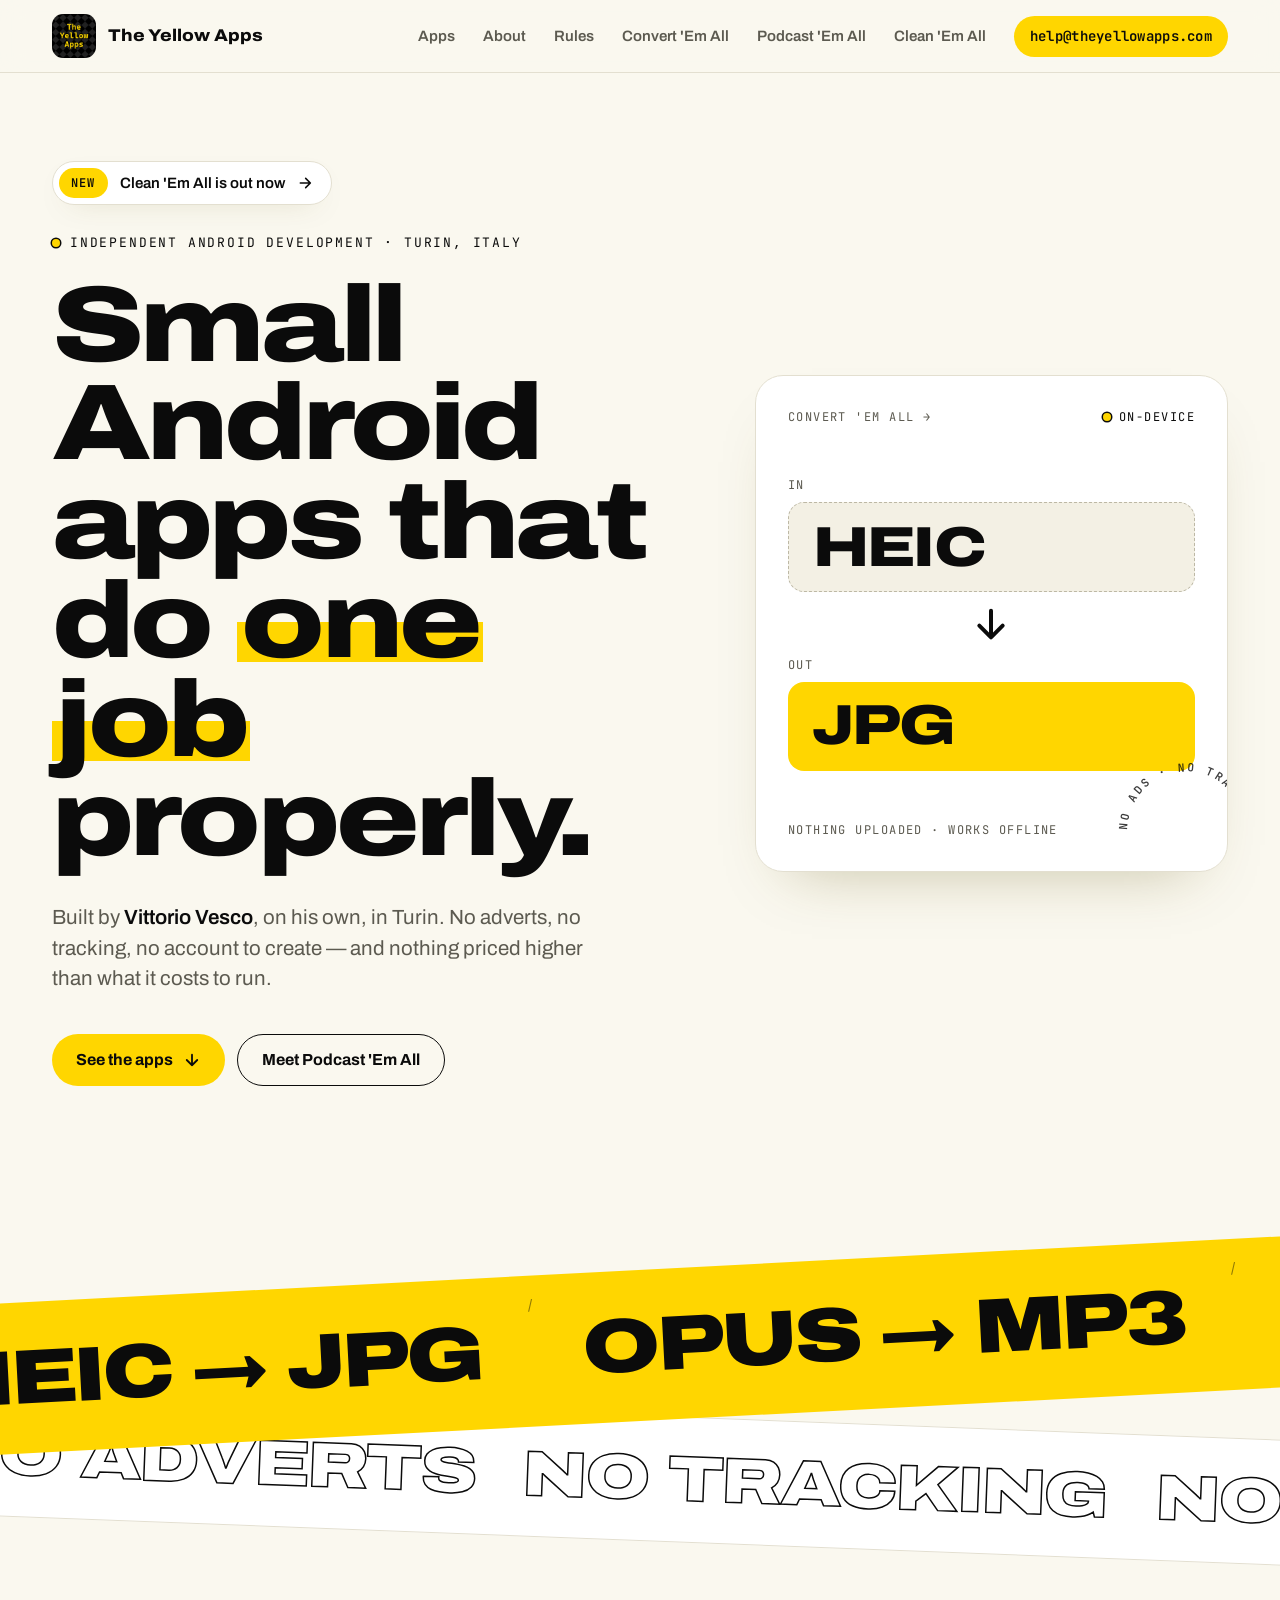
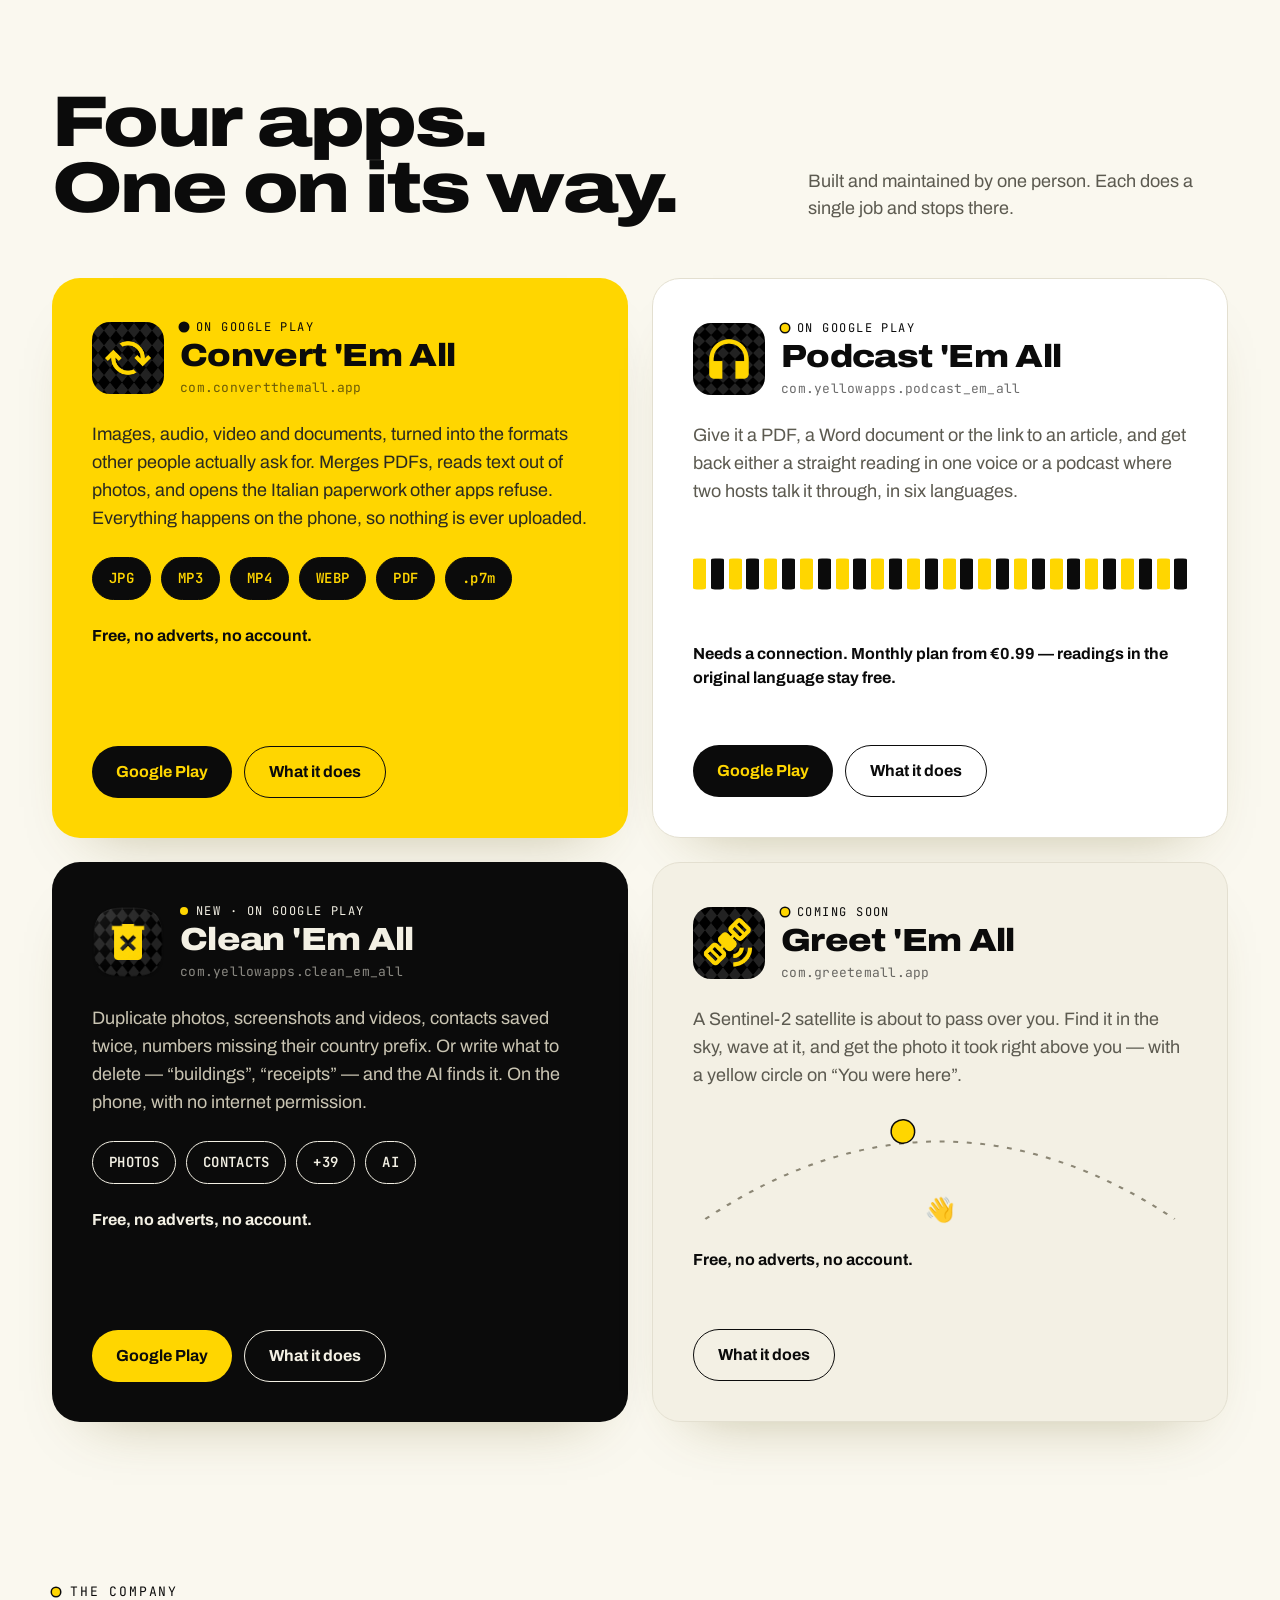
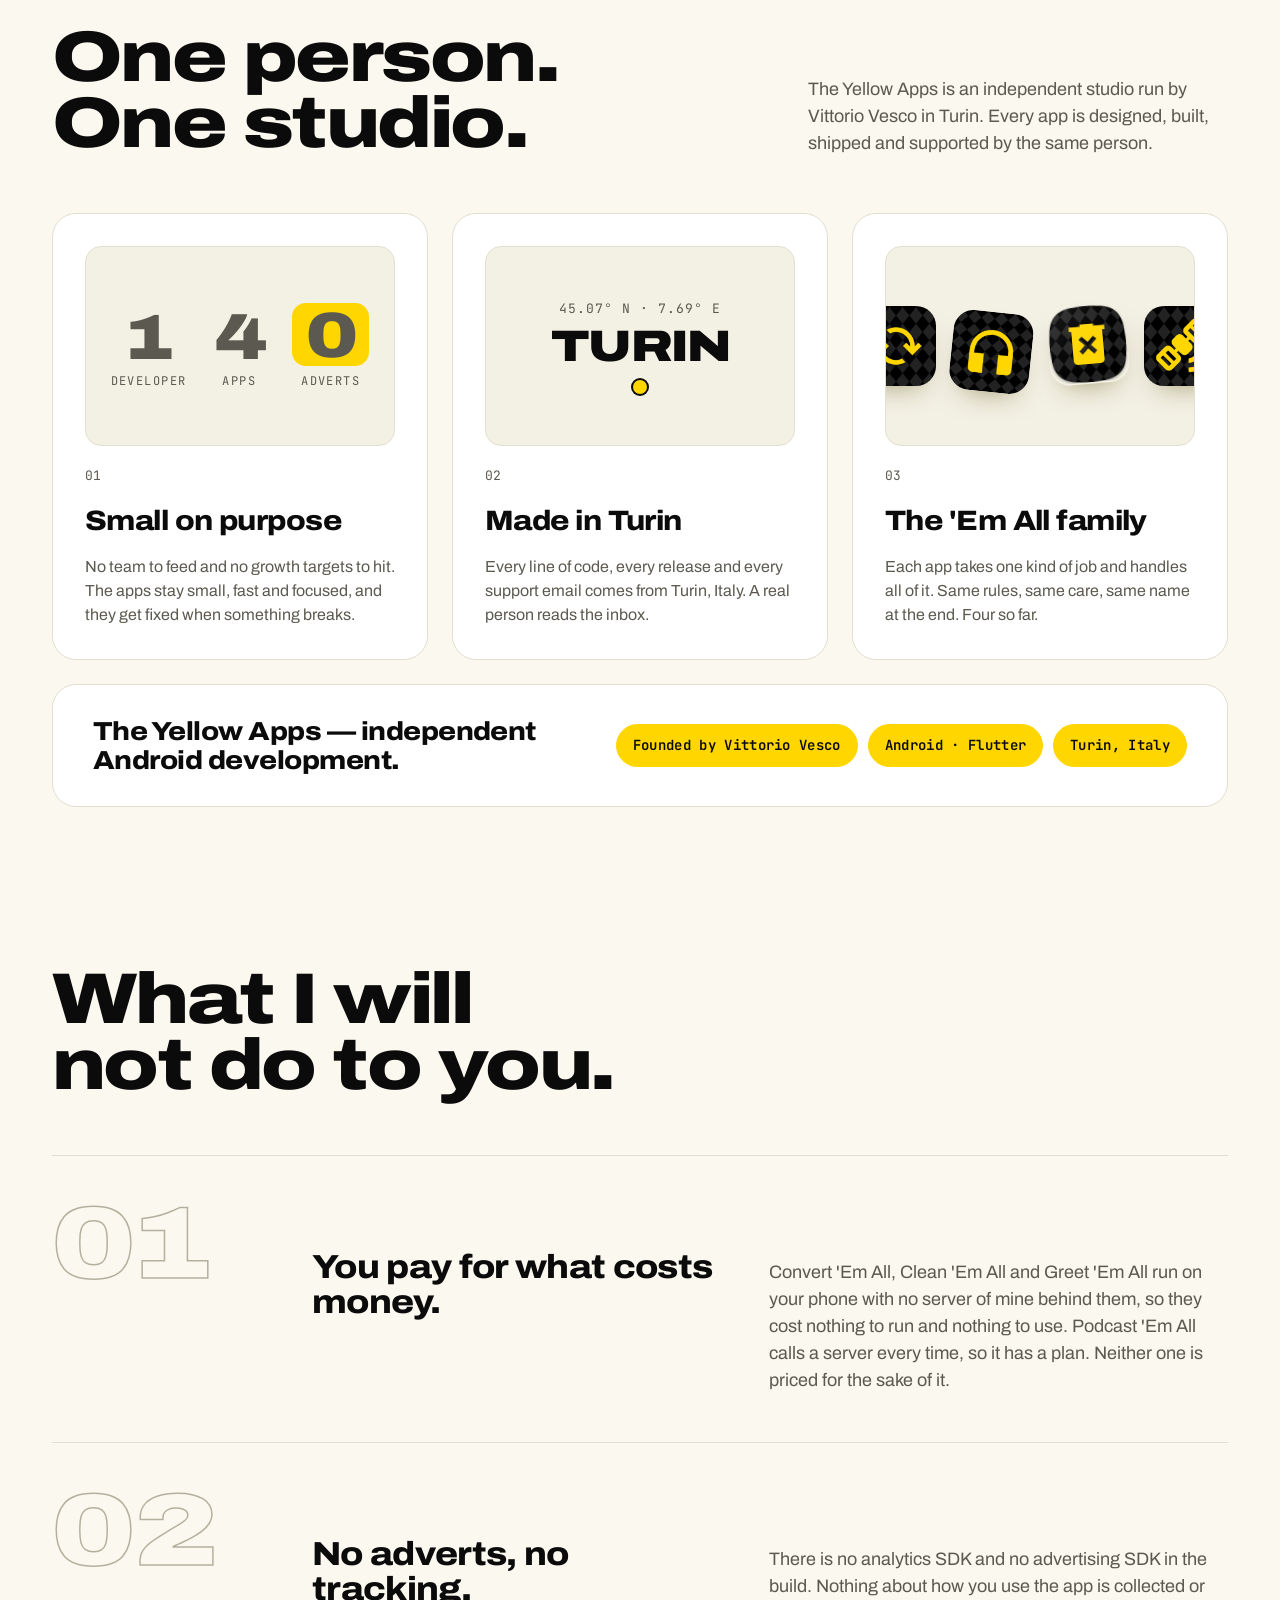
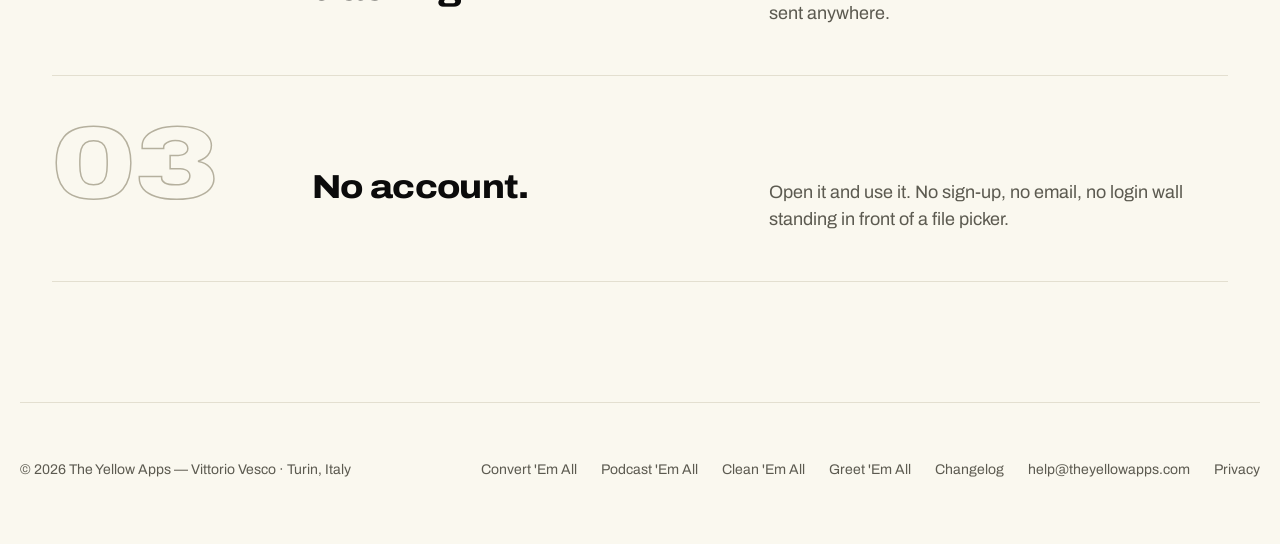
<file: index.html>
<!doctype html>
<html lang="en">
<head>
<meta charset="utf-8">
<meta name="viewport" content="width=device-width, initial-scale=1">
<title>The Yellow Apps — small Android apps that do one job properly</title>
<meta name="description" content="The Yellow Apps is an independent Android developer in Italy. Convert 'Em All, Podcast 'Em All, Clean 'Em All and Greet 'Em All: small apps that do one job properly. No adverts, no tracking, no account to create.">
<meta name="theme-color" content="#FAF8EF">
<link rel="canonical" href="https://theyellowapps.com/">
<meta property="og:type" content="website">
<meta property="og:title" content="The Yellow Apps — small Android apps that do one job properly">
<meta property="og:description" content="Convert 'Em All, Podcast 'Em All and Clean 'Em All. No adverts, no tracking, no account.">
<meta property="og:image" content="https://theyellowapps.com/og.png">
<meta property="og:url" content="https://theyellowapps.com/">
<meta name="twitter:card" content="summary_large_image">
<meta property="og:site_name" content="The Yellow Apps">
<meta property="og:locale" content="en_GB">
<meta property="og:image:width" content="1200">
<meta property="og:image:height" content="630">
<meta property="og:image:alt" content="The Yellow Apps — small Android apps that do one job properly">
<link rel="icon" href="/favicon.ico" sizes="any">
<link rel="icon" type="image/png" sizes="256x256" href="/img/the-yellow-apps.png">
<link rel="apple-touch-icon" href="https://theyellowapps.com/img/the-yellow-apps.png">

<link rel="preconnect" href="https://fonts.googleapis.com">
<link rel="preconnect" href="https://fonts.gstatic.com" crossorigin="anonymous">
<link rel="stylesheet" href="https://fonts.googleapis.com/css2?family=Archivo:wdth,wght@62..125,300..900&amp;family=JetBrains+Mono:wght@400;600&amp;display=swap">
<style>
body{margin:0;background:#FAF8EF}
a{color:#0B0B0B}a:hover{color:#5A4D00}
::selection{background:#FFD600;color:#0B0B0B}
.root{--ink:#0B0B0B;--bg:#FAF8EF;--paper:#FFFFFF;--mute:#5C5A50;--line:#E3DFD0;--card:#FFFFFF;--stage:#F3F0E4;font-family:'Archivo',system-ui,sans-serif;font-stretch:100%;color:var(--ink);background:var(--bg);overflow-x:hidden;line-height:1.5;-webkit-font-smoothing:antialiased}
.root *{box-sizing:border-box}
.mono{font-family:'JetBrains Mono',ui-monospace,monospace;letter-spacing:.02em}
.wrap{max-width:1240px;margin:0 auto;padding:0 32px}
.display{font-stretch:122%;font-weight:850;letter-spacing:-.035em;line-height:.92;margin:0}
.eyebrow{font-size:13px;text-transform:uppercase;letter-spacing:.14em;color:var(--ink);display:flex;align-items:center;gap:10px;margin:0 0 24px}
.dot{width:8px;height:8px;border-radius:50%;background:var(--y);box-shadow:0 0 0 1.5px var(--ink);display:inline-block}
.btn{display:inline-flex;align-items:center;gap:10px;min-height:52px;padding:0 24px;border-radius:999px;font-weight:700;font-size:16px;text-decoration:none;transition:transform .25s cubic-bezier(.2,.8,.2,1),background .25s,color .25s,border-color .25s}
.btn:hover{transform:translateY(-3px)}
.btn-y{background:var(--y);color:var(--ink)}.btn-y:hover{color:var(--y);background:var(--ink)}
.btn-o{border:1.5px solid var(--ink);color:var(--ink)}.btn-o:hover{background:var(--y);color:var(--ink)}
.btn-k{background:var(--ink);color:var(--y)}.btn-k:hover{background:#000;color:#fff}
.progress{position:fixed;top:0;left:0;right:0;height:3px;background:var(--ink);transform-origin:0 50%;transform:scaleX(0);z-index:60}

/* nav */
.nav{position:sticky;top:0;z-index:50;background:rgba(250,248,239,.85);backdrop-filter:blur(12px);-webkit-backdrop-filter:blur(12px);border-bottom:1px solid var(--line)}
.nav-in{display:flex;align-items:center;justify-content:space-between;gap:16px;flex-wrap:wrap;min-height:72px}
.brand{display:flex;align-items:center;gap:12px;color:var(--ink);text-decoration:none;font-weight:800;font-size:17px;font-stretch:110%}
.brand:hover{color:var(--ink)}
.links{display:flex;align-items:center;gap:28px;flex-wrap:wrap}
.links a.l{color:var(--mute);text-decoration:none;font-size:15px;font-weight:600}
.links a.l:hover{color:var(--ink)}
.mailnav{font-size:14px;font-weight:600;color:var(--ink);text-decoration:none;padding:10px 16px;border-radius:999px;background:var(--y);transition:background .25s,color .25s}
.mailnav:hover{background:var(--ink);color:var(--y)}

/* hero */
.hero{padding:88px 0 120px;position:relative}
.hero-grid{display:grid;grid-template-columns:minmax(0,1.35fr) minmax(0,1fr);gap:64px;align-items:center}
.news{display:inline-flex;align-items:center;gap:12px;padding:6px 18px 6px 6px;border-radius:999px;background:var(--card);border:1.5px solid var(--line);color:var(--ink);text-decoration:none;font-weight:600;font-size:15px;margin:0 0 28px;transition:border-color .25s,transform .25s cubic-bezier(.2,.8,.2,1);box-shadow:0 10px 30px -18px rgba(90,77,0,.35)}
.news:hover{border-color:var(--ink);color:var(--ink);transform:translateY(-2px)}
.news-tag{background:var(--y);padding:6px 12px;border-radius:999px;font-size:12px;text-transform:uppercase;letter-spacing:.1em;font-weight:600}
.news svg{flex:none}
.h1{font-size:clamp(52px,8.4vw,128px)}
.h1 .w{display:inline-block}
.h1 .hl{background:linear-gradient(transparent 50%,var(--y) 50%,var(--y) 90%,transparent 90%);padding:0 .04em}
.lede{font-size:clamp(18px,1.6vw,21px);color:var(--mute);max-width:560px;margin:32px 0 40px}
.lede strong{color:var(--ink);font-weight:600}
.ctas{display:flex;gap:12px;flex-wrap:wrap}

/* converter machine */
.machine{position:relative;background:var(--card);border:1px solid var(--line);border-radius:28px;padding:32px;aspect-ratio:1/1.05;display:flex;flex-direction:column;justify-content:space-between;overflow:hidden;box-shadow:0 30px 60px -36px rgba(90,77,0,.35)}
.machine-top{display:flex;justify-content:space-between;align-items:center;font-size:12px;color:var(--mute);text-transform:uppercase;letter-spacing:.12em}
.live{display:flex;align-items:center;gap:8px;color:var(--ink)}
.slot-label{font-size:12px;color:var(--mute);text-transform:uppercase;letter-spacing:.12em;margin:0 0 8px}
.slot{height:clamp(64px,7vw,96px);overflow:hidden;border-radius:16px}
.slot-in{border:1.5px dashed #BDB8A5;background:var(--stage)}
.slot-out{background:var(--y);color:var(--ink)}
.reel{display:flex;flex-direction:column}
.reel span{height:clamp(64px,7vw,96px);display:flex;align-items:center;padding:0 24px;font-weight:850;font-stretch:125%;font-size:clamp(36px,4.4vw,64px);letter-spacing:-.03em}
.arrow{display:flex;justify-content:center;padding:12px 0}
.arrow svg{width:40px;height:40px;color:var(--ink)}
.badge{position:absolute;right:-34px;bottom:-34px;width:150px;height:150px;color:var(--ink);opacity:.8}

/* tape */
.tapes{position:relative;height:300px;margin:24px 0 40px}
.tape{position:absolute;left:-5%;right:-5%;overflow:hidden;white-space:nowrap}
.tape-a{top:40px;background:var(--y);color:var(--ink);transform:rotate(-3deg);z-index:2;padding:18px 0}
.tape-b{top:185px;transform:rotate(2.2deg);padding:14px 0;border-top:1px solid var(--line);border-bottom:1px solid var(--line);background:var(--card)}
.track{display:inline-flex;gap:48px;padding-right:48px}
.tape-a .track span{font-weight:900;font-stretch:125%;font-size:clamp(40px,6vw,84px);letter-spacing:-.03em}
.tape-b .track span{font-weight:900;font-stretch:125%;font-size:clamp(34px,5vw,68px);color:transparent;-webkit-text-stroke:1.5px var(--ink);letter-spacing:-.02em}
.track i{font-style:normal;opacity:.45}

/* sections */
.sec{padding:120px 0}
.sec-head{display:flex;justify-content:space-between;align-items:flex-end;gap:32px;flex-wrap:wrap;margin-bottom:56px}
.h2{font-size:clamp(40px,5.6vw,84px)}
.sub{color:var(--mute);font-size:18px;max-width:420px;margin:0}

/* apps */
.apps{display:grid;grid-template-columns:repeat(2,minmax(0,1fr));gap:24px}
.app-k{background:var(--ink);color:#F3F0E4}
.app-k .pkg{opacity:.55}
.app-k p.desc{color:#C9C4B2}
.app-k h3 a{color:#F3F0E4}
.app-k .chip{border-color:#F3F0E4;color:#F3F0E4}
.btn-ol{border:1.5px solid #F3F0E4;color:#F3F0E4}.btn-ol:hover{background:#F3F0E4;color:var(--ink)}
.app-g{background:var(--stage);border:1px solid var(--line)}
.app-g p.desc{color:var(--mute)}
.orbit{position:relative;height:110px}
.orbit svg{position:absolute;inset:0;width:100%;height:100%}
.osat{position:absolute;left:0;top:0;width:22px;height:22px;margin:-11px 0 0 -11px;border-radius:50%;background:var(--y);box-shadow:0 0 0 1.5px var(--ink);offset-path:path("M 10 105 Q 200 -50 390 105");offset-distance:55%}
.ome{position:absolute;left:50%;bottom:-4px;transform:translateX(-50%);font-size:24px}
@media (prefers-reduced-motion:no-preference){.motion-on .osat{animation:opass 7s linear infinite}}
@keyframes opass{0%{offset-distance:0%;opacity:0}8%,92%{opacity:1}100%{offset-distance:100%;opacity:0}}
.app{border-radius:28px;padding:40px;display:flex;flex-direction:column;gap:24px;min-height:560px;position:relative;overflow:hidden;transition:transform .4s cubic-bezier(.2,.8,.2,1);box-shadow:0 30px 60px -40px rgba(90,77,0,.4)}
.app:hover{transform:translateY(-6px)}
.app-c{background:var(--y);color:var(--ink)}
.app-p{background:var(--card);border:1px solid var(--line)}
.app-head{display:flex;align-items:center;gap:16px}
.icon{width:72px;height:72px;border-radius:18px;flex:none;display:block;object-fit:cover}
.brand-ic{width:44px;height:44px;border-radius:11px;display:block}
.status{font-size:12px;text-transform:uppercase;letter-spacing:.12em;display:flex;align-items:center;gap:8px;margin:0 0 4px}
.app h3{margin:0;font-size:32px;font-weight:850;font-stretch:115%;letter-spacing:-.02em;line-height:1}
.pkg{font-size:13px;opacity:.6;margin:6px 0 0;overflow-wrap:anywhere}
.app p.desc{margin:0;font-size:18px;line-height:1.55}
.app-c p.desc{color:#2A2A20}
.app-p p.desc{color:var(--mute)}
.fact{font-weight:700;font-size:16px;margin:0}
.app-foot{margin-top:auto;display:flex;gap:12px;flex-wrap:wrap}
.chips{display:flex;flex-wrap:wrap;gap:10px}
.chip{font-size:14px;font-weight:600;padding:10px 16px;border-radius:999px;border:1.5px solid currentColor}
.app-c .chip{background:var(--ink);color:var(--y);border-color:var(--ink)}
.wave{display:flex;align-items:center;gap:5px;height:88px}
.wave span{flex:1;background:var(--ink);border-radius:4px;height:100%;transform-origin:50% 50%;transform:scaleY(.35)}
.wave span:nth-child(odd){background:var(--y)}
.btn-ok{border:1.5px solid var(--ink);color:var(--ink)}.btn-ok:hover{background:var(--ink);color:var(--y)}

/* features */
.feats{display:grid;grid-template-columns:repeat(3,minmax(0,1fr));gap:24px}
.feat{border:1px solid var(--line);border-radius:24px;padding:32px;display:flex;flex-direction:column;gap:20px;background:var(--card)}
.feat .n{font-size:13px;color:var(--mute)}
.feat h3{margin:0;font-size:28px;font-weight:800;font-stretch:112%;letter-spacing:-.02em;line-height:1.05}
.feat p{margin:0;color:var(--mute);font-size:16px}
.stage{height:200px;border-radius:16px;background:var(--stage);border:1px solid var(--line);position:relative;overflow:hidden;display:flex;align-items:center;justify-content:center}
.stats{display:flex;gap:28px;align-items:flex-end}
.stats p{margin:0;display:flex;flex-direction:column;align-items:center;gap:6px}
.stats b{font-weight:900;font-stretch:125%;font-size:64px;line-height:.9;letter-spacing:-.04em}
.stats p.z b{background:var(--y);border-radius:14px;padding:4px 14px 2px}
.stats span{font-size:12px;color:var(--mute);text-transform:uppercase;letter-spacing:.12em}
.coords{position:relative;display:flex;flex-direction:column;align-items:center;gap:6px;text-align:center}
.coords span.mono{font-size:13px;color:var(--mute);letter-spacing:.08em}
.coords strong{font-weight:900;font-stretch:125%;font-size:44px;letter-spacing:-.03em;line-height:1}
.pin{width:14px;height:14px;border-radius:50%;background:var(--y);box-shadow:0 0 0 2px var(--ink);margin-top:6px;position:relative}
.pin::after{content:"";position:absolute;inset:-2px;border-radius:50%;border:2px solid var(--ink);opacity:0}
.duo{display:flex;gap:16px}
.duo img{width:80px;height:80px;border-radius:20px;box-shadow:0 14px 26px -14px rgba(90,77,0,.5);display:block}
.duo img:nth-child(2){transform:rotate(6deg) translateY(6px)}
.duo img:nth-child(3){transform:rotate(-5deg) translateY(-2px)}
.mlink{color:var(--mute);text-decoration:none}.mlink:hover{color:var(--ink);text-decoration:underline}
.tlink{color:inherit;text-decoration:none;background:linear-gradient(currentColor,currentColor) 0 100%/0% 3px no-repeat;transition:background-size .35s cubic-bezier(.2,.8,.2,1)}
.tlink:hover{color:inherit;background-size:100% 3px}
.paper{margin-top:24px;border:1px solid var(--line);border-radius:24px;padding:32px 40px;display:flex;align-items:center;justify-content:space-between;gap:24px;flex-wrap:wrap;background:var(--card)}
.paper h3{margin:0;font-size:26px;font-weight:800;font-stretch:112%;letter-spacing:-.02em;max-width:460px;line-height:1.1}
.paper .chips .chip{background:var(--y);color:var(--ink);border-color:var(--y)}

/* rules */
.rules{border-top:1px solid var(--line)}
.rule{display:grid;grid-template-columns:minmax(0,220px) minmax(0,1fr) minmax(0,1.1fr);gap:40px;align-items:baseline;padding:48px 0;border-bottom:1px solid var(--line)}
.rule .num{font-size:clamp(64px,8vw,120px);font-weight:900;font-stretch:125%;line-height:.8;color:transparent;-webkit-text-stroke:1.5px #B5B09E;transition:color .35s,-webkit-text-stroke-color .35s}
.rule:hover .num{color:var(--y);-webkit-text-stroke-color:var(--ink)}
.rule h3{margin:0;font-size:clamp(26px,2.6vw,36px);font-weight:800;font-stretch:112%;letter-spacing:-.02em;line-height:1.05}
.rule p{margin:0;color:var(--mute);font-size:18px}

.foot{border-top:1px solid var(--line);padding:56px 0 64px;display:flex;justify-content:space-between;gap:24px;flex-wrap:wrap;color:var(--mute);font-size:14px}
.foot nav{display:flex;gap:24px;flex-wrap:wrap}
.foot a{color:var(--mute);text-decoration:none}.foot a:hover{color:var(--ink);text-decoration:underline}

/* ---------- motion ---------- */
@keyframes rise{from{transform:translateY(55%) rotate(2deg);opacity:0}to{transform:none;opacity:1}}
@keyframes fade{from{opacity:0;transform:translateY(16px)}to{opacity:1;transform:none}}
@keyframes reel{0%,18%{transform:translateY(0)}25%,43%{transform:translateY(-20%)}50%,68%{transform:translateY(-40%)}75%,93%{transform:translateY(-60%)}100%{transform:translateY(-80%)}}
@keyframes marq{to{transform:translateX(-50%)}}
@keyframes marqR{from{transform:translateX(-50%)}to{transform:translateX(0)}}
@keyframes spin{to{transform:rotate(360deg)}}
@keyframes nudge{0%,100%{transform:translateY(-6px)}50%{transform:translateY(6px)}}
@keyframes pulse{0%,100%{opacity:1;transform:scale(1)}50%{opacity:.35;transform:scale(.7)}}
@keyframes wave{0%,100%{transform:scaleY(.25)}50%{transform:scaleY(1)}}
@keyframes bob{0%,100%{transform:translateY(-6px) rotate(-4deg)}50%{transform:translateY(6px) rotate(4deg)}}
@keyframes ping{0%{transform:scale(1);opacity:.7}100%{transform:scale(3.2);opacity:0}}
@keyframes chipf{0%,100%{transform:translateY(0)}50%{transform:translateY(-8px)}}
@keyframes grow{to{transform:scaleX(1)}}
@keyframes rv{from{opacity:0;transform:translateY(70px) scale(.97)}to{opacity:1;transform:none}}

@media (prefers-reduced-motion:no-preference){
.motion-on .h1 .w{animation:rise .9s cubic-bezier(.2,.8,.2,1) both}
.motion-on .h1 .w:nth-child(2){animation-delay:.06s}.motion-on .h1 .w:nth-child(3){animation-delay:.12s}.motion-on .h1 .w:nth-child(4){animation-delay:.18s}.motion-on .h1 .w:nth-child(5){animation-delay:.24s}.motion-on .h1 .w:nth-child(6){animation-delay:.3s}.motion-on .h1 .w:nth-child(7){animation-delay:.36s}.motion-on .h1 .w:nth-child(8){animation-delay:.42s}
.motion-on .news{animation:fade .8s .1s cubic-bezier(.2,.8,.2,1) both}
.motion-on .fade{animation:fade .9s .5s cubic-bezier(.2,.8,.2,1) both}
.motion-on .fade2{animation:fade .9s .7s cubic-bezier(.2,.8,.2,1) both}
.motion-on .reel{animation:reel 10s cubic-bezier(.7,0,.2,1) infinite}
.motion-on .arrow svg{animation:nudge 1.6s ease-in-out infinite}
.motion-on .dot{animation:pulse 1.4s ease-in-out infinite}
.motion-on .badge{animation:spin 18s linear infinite}
.motion-on .tape-a .track{animation:marq 26s linear infinite}
.motion-on .tape-b .track{animation:marqR 32s linear infinite}
.motion-on .wave span{animation:wave 1.1s ease-in-out infinite}
.motion-on .wave span:nth-child(2n){animation-duration:.9s;animation-delay:-.3s}
.motion-on .wave span:nth-child(3n){animation-duration:1.3s;animation-delay:-.6s}
.motion-on .wave span:nth-child(5n){animation-duration:.8s;animation-delay:-.15s}
.motion-on .wave span:nth-child(7n){animation-duration:1.5s;animation-delay:-.9s}
.motion-on .pin::after{animation:ping 1.8s ease-out infinite}
.motion-on .duo img:nth-child(1){animation:bob 3.8s ease-in-out infinite}
.motion-on .app-c .chip{animation:chipf 3s ease-in-out infinite}
.motion-on .app-c .chip:nth-child(2){animation-delay:-.5s}.motion-on .app-c .chip:nth-child(3){animation-delay:-1s}.motion-on .app-c .chip:nth-child(4){animation-delay:-1.5s}.motion-on .app-c .chip:nth-child(5){animation-delay:-2s}.motion-on .app-c .chip:nth-child(6){animation-delay:-2.5s}
}
@supports (animation-timeline: view()){
@media (prefers-reduced-motion:no-preference){
.motion-on .progress{animation:grow linear both;animation-timeline:scroll(root)}
.motion-on .rv{animation:rv linear both;animation-timeline:view();animation-range:entry 0% entry 100%}
}
}
.motion-off .progress{display:none}

/* phone */
@media (max-width:900px){
.wrap{padding:0 20px}
.hero{padding:48px 0 72px}
.hero-grid,.apps,.feats{grid-template-columns:minmax(0,1fr)}
.machine{aspect-ratio:auto;gap:24px}
.links a.l{display:none}
.app{min-height:0;padding:28px}
.rule{grid-template-columns:minmax(0,1fr);gap:16px}
.links a.l{display:none}
.mailnav{font-size:12px;padding:8px 12px}
.sec{padding:80px 0}
.tapes{height:220px}
.tape-b{top:135px}
.news{font-size:14px}
}
</style>

<style>html{scroll-behavior:smooth}@media (prefers-reduced-motion:reduce){html{scroll-behavior:auto}}</style>
</head>
<body>
<div class="root motion-on" style="--y: #FFD600">
<div class="progress" aria-hidden="true"></div>

<header class="nav">
<div class="wrap nav-in">
<a class="brand" href="#top">
<img class="brand-ic" src="/img/the-yellow-apps.png" width="44" height="44" alt="">
<span>The Yellow Apps</span>
</a>
<nav class="links" aria-label="Main">
<a class="l" href="#apps">Apps</a>
<a class="l" href="#about">About</a>
<a class="l" href="#rules">Rules</a>
<a class="l" href="https://theyellowapps.com/convert-em-all.html">Convert 'Em All</a>
<a class="l" href="https://theyellowapps.com/podcast-em-all.html">Podcast 'Em All</a>
<a class="l" href="https://theyellowapps.com/clean-em-all.html">Clean 'Em All</a>
<a class="mailnav mono" href="mailto:help@theyellowapps.com">help@theyellowapps.com</a>
</nav>
</div>
</header>

<main id="top">
<section class="hero">
<div class="wrap hero-grid">
<div>
<a class="news" href="https://theyellowapps.com/clean-em-all.html">
<span class="news-tag mono">New</span>
<span>Clean 'Em All is out now</span>
<svg width="16" height="16" viewBox="0 0 24 24" fill="none" stroke="currentColor" stroke-width="2.4" stroke-linecap="round" stroke-linejoin="round" aria-hidden="true"><path d="M5 12h14M13 5l7 7-7 7"></path></svg>
</a>
<p class="eyebrow mono"><span class="dot"></span>Independent Android development · Turin, Italy</p>
<h1 class="display h1"><span class="w">Small</span> <span class="w">Android</span> <span class="w">apps</span> <span class="w">that</span> <span class="w">do</span> <span class="w hl">one</span> <span class="w hl">job</span> <span class="w">properly.</span></h1>
<p class="lede fade">Built by <strong>Vittorio Vesco</strong>, on his own, in Turin. No adverts, no tracking, no account to create — and nothing priced higher than what it costs to run.</p>
<div class="ctas fade2">
<a class="btn btn-y" href="#apps">See the apps
<svg width="18" height="18" viewBox="0 0 24 24" fill="none" stroke="currentColor" stroke-width="2.4" stroke-linecap="round" stroke-linejoin="round" aria-hidden="true"><path d="M12 5v14M5 12l7 7 7-7"></path></svg>
</a>
<a class="btn btn-o" href="https://theyellowapps.com/podcast-em-all.html">Meet Podcast 'Em All</a>
</div>
</div>

<div class="machine fade2" role="img" aria-label="Animated example: HEIC becomes JPG, OPUS becomes MP3, WEBM becomes MP4, PNG becomes WEBP, all on the phone">
<div class="machine-top mono">
<a class="mlink" href="https://theyellowapps.com/convert-em-all.html">Convert 'Em All →</a>
<span class="live"><span class="dot"></span>On-device</span>
</div>
<div>
<p class="slot-label mono">In</p>
<div class="slot slot-in">
<div class="reel">
<span>HEIC</span><span>OPUS</span><span>WEBM</span><span>PNG</span><span>HEIC</span>
</div>
</div>
<div class="arrow">
<svg viewBox="0 0 24 24" fill="none" stroke="currentColor" stroke-width="2.4" stroke-linecap="round" stroke-linejoin="round" aria-hidden="true"><path d="M12 4v16M5 13l7 7 7-7"></path></svg>
</div>
<p class="slot-label mono">Out</p>
<div class="slot slot-out">
<div class="reel">
<span>JPG</span><span>MP3</span><span>MP4</span><span>WEBP</span><span>JPG</span>
</div>
</div>
</div>
<p class="mono" style="margin: 0; font-size: 12px; color: #5C5A50; text-transform: uppercase; letter-spacing: 0.12em">Nothing uploaded · works offline</p>
<svg class="badge" viewBox="0 0 200 200" aria-hidden="true"><defs><path id="circ" d="M100,100 m-78,0 a78,78 0 1,1 156,0 a78,78 0 1,1 -156,0"></path></defs><text font-family="JetBrains Mono, monospace" font-size="15" font-weight="600" fill="currentColor" letter-spacing="3"><textPath href="#circ">NO ADS · NO TRACKING · NO ACCOUNT · </textPath></text></svg>
</div>
</div>
</section>

<div class="tapes" aria-hidden="true">
<div class="tape tape-a">
<div class="track">
<span>HEIC → JPG</span><i>/</i><span>OPUS → MP3</span><i>/</i><span>PDF → PODCAST</span><i>/</i><span>WEBM → MP4</span><i>/</i><span>ARTICLE → PODCAST</span><i>/</i><span>PDF + PDF</span><i>/</i>
<span>HEIC → JPG</span><i>/</i><span>OPUS → MP3</span><i>/</i><span>PDF → PODCAST</span><i>/</i><span>WEBM → MP4</span><i>/</i><span>ARTICLE → PODCAST</span><i>/</i><span>PDF + PDF</span><i>/</i>
</div>
</div>
<div class="tape tape-b">
<div class="track">
<span>NO ADVERTS</span><span>NO TRACKING</span><span>NO ACCOUNT</span><span>NO UPLOADS</span>
<span>NO ADVERTS</span><span>NO TRACKING</span><span>NO ACCOUNT</span><span>NO UPLOADS</span>
</div>
</div>
</div>

<section class="sec" id="apps">
<div class="wrap">
<div class="sec-head rv">
<h2 class="display h2">Four apps.<br>One on its way.</h2>
<p class="sub">Built and maintained by one person. Each does a single job and stops there.</p>
</div>
<div class="apps">
<article class="app app-c rv">
<div class="app-head">
<img class="icon" src="img/convert-em-all.png" width="72" height="72" alt="Convert 'Em All icon">
<div>
<p class="status mono"><span class="dot" style="background: #0B0B0B"></span>On Google Play</p>
<h3><a class="tlink" href="https://theyellowapps.com/convert-em-all.html">Convert 'Em All</a></h3>
<p class="pkg mono">com.convertthemall.app</p>
</div>
</div>
<p class="desc">Images, audio, video and documents, turned into the formats other people actually ask for. Merges PDFs, reads text out of photos, and opens the Italian paperwork other apps refuse. Everything happens on the phone, so nothing is ever uploaded.</p>
<div class="chips mono">
<span class="chip">JPG</span><span class="chip">MP3</span><span class="chip">MP4</span><span class="chip">WEBP</span><span class="chip">PDF</span><span class="chip">.p7m</span>
</div>
<p class="fact">Free, no adverts, no account.</p>
<div class="app-foot">
<a class="btn btn-k" href="https://play.google.com/store/apps/details?id=com.convertthemall.app">Google Play</a>
<a class="btn btn-ok" href="https://theyellowapps.com/convert-em-all.html">What it does</a>
</div>
</article>

<article class="app app-p rv">
<div class="app-head">
<img class="icon" src="img/podcast-em-all.png" width="72" height="72" alt="Podcast 'Em All icon">
<div>
<p class="status mono"><span class="dot"></span>On Google Play</p>
<h3><a class="tlink" href="https://theyellowapps.com/podcast-em-all.html">Podcast 'Em All</a></h3>
<p class="pkg mono">com.yellowapps.podcast_em_all</p>
</div>
</div>
<p class="desc">Give it a PDF, a Word document or the link to an article, and get back either a straight reading in one voice or a podcast where two hosts talk it through, in six languages.</p>
<div class="wave" aria-hidden="true">
<span></span><span></span><span></span><span></span><span></span><span></span><span></span><span></span><span></span><span></span><span></span><span></span><span></span><span></span><span></span><span></span><span></span><span></span><span></span><span></span><span></span><span></span><span></span><span></span><span></span><span></span><span></span><span></span>
</div>
<p class="fact">Needs a connection. Monthly plan from €0.99 — readings in the original language stay free.</p>
<div class="app-foot">
<a class="btn btn-k" href="https://play.google.com/store/apps/details?id=com.yellowapps.podcast_em_all">Google Play</a>
<a class="btn btn-ok" href="https://theyellowapps.com/podcast-em-all.html">What it does</a>
</div>
</article>

<article class="app app-k rv">
<div class="app-head">
<img class="icon" src="img/clean-em-all.png" width="72" height="72" alt="Clean 'Em All icon">
<div>
<p class="status mono"><span class="dot"></span>New · On Google Play</p>
<h3><a class="tlink" href="https://theyellowapps.com/clean-em-all.html">Clean 'Em All</a></h3>
<p class="pkg mono">com.yellowapps.clean_em_all</p>
</div>
</div>
<p class="desc">Duplicate photos, screenshots and videos, contacts saved twice, numbers missing their country prefix. Or write what to delete — “buildings”, “receipts” — and the AI finds it. On the phone, with no internet permission.</p>
<div class="chips mono">
<span class="chip">PHOTOS</span><span class="chip">CONTACTS</span><span class="chip">+39</span><span class="chip">AI</span>
</div>
<p class="fact">Free, no adverts, no account.</p>
<div class="app-foot">
<a class="btn btn-y" href="https://play.google.com/store/apps/details?id=com.yellowapps.clean_em_all">Google Play</a>
<a class="btn btn-ol" href="https://theyellowapps.com/clean-em-all.html">What it does</a>
</div>
</article>

<article class="app app-g rv">
<div class="app-head">
<img class="icon" src="img/greet-em-all.png" width="72" height="72" alt="Greet 'Em All icon">
<div>
<p class="status mono"><span class="dot"></span>Coming soon</p>
<h3><a class="tlink" href="https://theyellowapps.com/greet-em-all.html">Greet 'Em All</a></h3>
<p class="pkg mono">com.greetemall.app</p>
</div>
</div>
<p class="desc">A Sentinel-2 satellite is about to pass over you. Find it in the sky, wave at it, and get the photo it took right above you — with a yellow circle on “You were here”.</p>
<div class="orbit" aria-hidden="true"><svg viewBox="0 0 400 110" preserveAspectRatio="none"><path d="M 10 105 Q 200 -50 390 105" fill="none" stroke="#8C8775" stroke-width="2" stroke-dasharray="4 7"/></svg><span class="osat"></span><span class="ome">👋</span></div>
<p class="fact">Free, no adverts, no account.</p>
<div class="app-foot">
<a class="btn btn-ok" href="https://theyellowapps.com/greet-em-all.html">What it does</a>
</div>
</article>
</div>
</div>
</section>

<section class="sec" id="about" style="padding-top: 40px">
<div class="wrap">
<div class="sec-head rv">
<div>
<p class="eyebrow mono"><span class="dot"></span>The company</p>
<h2 class="display h2">One person.<br>One studio.</h2>
</div>
<p class="sub">The Yellow Apps is an independent studio run by Vittorio Vesco in Turin. Every app is designed, built, shipped and supported by the same person.</p>
</div>
<div class="feats">
<article class="feat rv">
<div class="stage" aria-hidden="true">
<div class="stats"><p><b>1</b><span class="mono">developer</span></p><p><b>4</b><span class="mono">apps</span></p><p class="z"><b>0</b><span class="mono">adverts</span></p></div>
</div>
<span class="n mono">01</span>
<h3>Small on purpose</h3>
<p>No team to feed and no growth targets to hit. The apps stay small, fast and focused, and they get fixed when something breaks.</p>
</article>
<article class="feat rv">
<div class="stage" aria-hidden="true">
<div class="coords">
<span class="mono">45.07° N · 7.69° E</span>
<strong>TURIN</strong>
<span class="pin"></span>
</div>
</div>
<span class="n mono">02</span>
<h3>Made in Turin</h3>
<p>Every line of code, every release and every support email comes from Turin, Italy. A real person reads the inbox.</p>
</article>
<article class="feat rv">
<div class="stage" aria-hidden="true">
<div class="duo">
<img src="img/convert-em-all.png" width="80" height="80" alt="">
<img src="img/podcast-em-all.png" width="80" height="80" alt="">
<img src="img/clean-em-all.png" width="80" height="80" alt="">
<img src="img/greet-em-all.png" width="80" height="80" alt="">
</div>
</div>
<span class="n mono">03</span>
<h3>The 'Em All family</h3>
<p>Each app takes one kind of job and handles all of it. Same rules, same care, same name at the end. Four so far.</p>
</article>
</div>
<div class="paper rv">
<h3>The Yellow Apps — independent Android development.</h3>
<div class="chips mono">
<span class="chip">Founded by Vittorio Vesco</span><span class="chip">Android · Flutter</span><span class="chip">Turin, Italy</span>
</div>
</div>
</div>
</section>

<section class="sec" id="rules" style="padding-top: 40px">
<div class="wrap">
<div class="sec-head rv">
<h2 class="display h2">What I will<br>not do to you.</h2>
</div>
<div class="rules">
<div class="rule rv">
<span class="num">01</span>
<h3>You pay for what costs money.</h3>
<p>Convert 'Em All, Clean 'Em All and Greet 'Em All run on your phone with no server of mine behind them, so they cost nothing to run and nothing to use. Podcast 'Em All calls a server every time, so it has a plan. Neither one is priced for the sake of it.</p>
</div>
<div class="rule rv">
<span class="num">02</span>
<h3>No adverts, no tracking.</h3>
<p>There is no analytics SDK and no advertising SDK in the build. Nothing about how you use the app is collected or sent anywhere.</p>
</div>
<div class="rule rv">
<span class="num">03</span>
<h3>No account.</h3>
<p>Open it and use it. No sign-up, no email, no login wall standing in front of a file picker.</p>
</div>
</div>
</div>
</section>

</main>

<footer class="wrap foot">
<span>© 2026 The Yellow Apps — Vittorio Vesco · Turin, Italy</span>
<nav aria-label="Footer">
<a href="https://theyellowapps.com/convert-em-all.html">Convert 'Em All</a>
<a href="https://theyellowapps.com/podcast-em-all.html">Podcast 'Em All</a>
<a href="https://theyellowapps.com/clean-em-all.html">Clean 'Em All</a>
<a href="https://theyellowapps.com/greet-em-all.html">Greet 'Em All</a>
<a href="https://theyellowapps.com/changelog.html">Changelog</a>
<a href="mailto:help@theyellowapps.com">help@theyellowapps.com</a>
<a href="privacy/">Privacy</a>
</nav>
</footer>
</div>
<script type="application/ld+json">
{
 "@context": "https://schema.org",
 "@graph": [
  {
   "@type": "Organization",
   "@id": "https://theyellowapps.com/#org",
   "name": "The Yellow Apps",
   "url": "https://theyellowapps.com/",
   "logo": "https://theyellowapps.com/img/the-yellow-apps.png",
   "email": "help@theyellowapps.com",
   "founder": {
    "@type": "Person",
    "name": "Vittorio Vesco",
    "jobTitle": "Independent Android developer"
   },
   "address": {
    "@type": "PostalAddress",
    "addressLocality": "Turin",
    "addressCountry": "IT"
   },
   "sameAs": [
    "https://play.google.com/store/apps/dev?id=5333545298072132594"
   ]
  },
  {
   "@type": "WebSite",
   "@id": "https://theyellowapps.com/#site",
   "url": "https://theyellowapps.com/",
   "name": "The Yellow Apps",
   "inLanguage": "en",
   "publisher": {
    "@id": "https://theyellowapps.com/#org"
   }
  },
  {
   "@type": "ItemList",
   "name": "Apps by The Yellow Apps",
   "itemListElement": [
    {
     "@type": "ListItem",
     "position": 1,
     "url": "https://theyellowapps.com/convert-em-all.html",
     "name": "Convert 'Em All"
    },
    {
     "@type": "ListItem",
     "position": 2,
     "url": "https://theyellowapps.com/podcast-em-all.html",
     "name": "Podcast 'Em All"
    },
     {
      "@type": "ListItem",
      "position": 3,
      "url": "https://theyellowapps.com/clean-em-all.html",
      "name": "Clean 'Em All"
     },
     {
      "@type": "ListItem",
      "position": 4,
      "url": "https://theyellowapps.com/greet-em-all.html",
      "name": "Greet 'Em All"
     }
   ]
  }
 ]
}
</script>
</body>
</html>
</file>
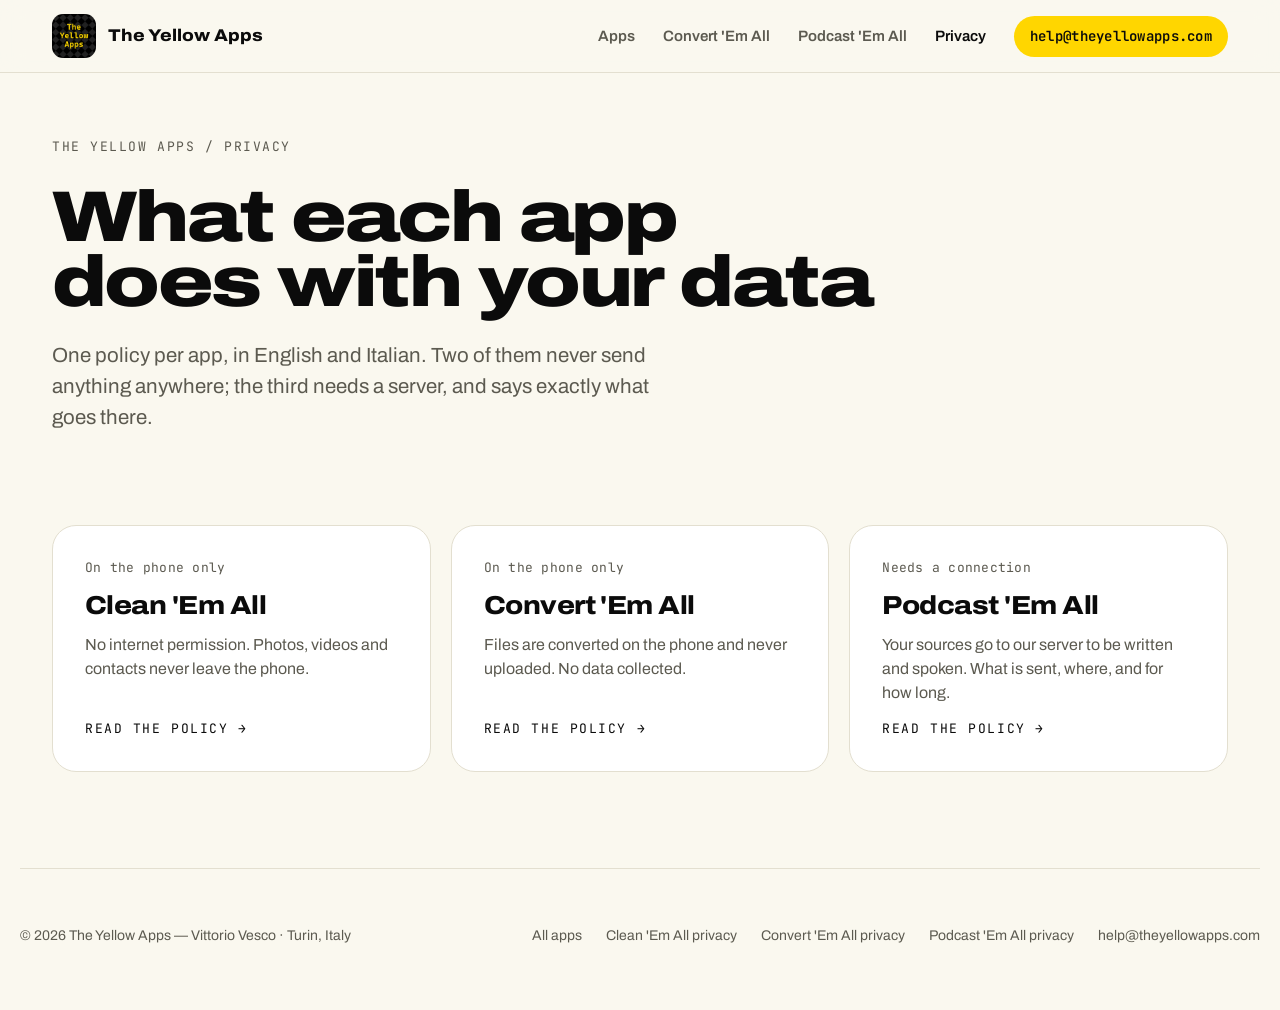
<file: privacy/index.html>
<!doctype html>
<html lang="en">
<head>
<meta charset="utf-8">
<meta name="viewport" content="width=device-width, initial-scale=1">
<title>Privacy — The Yellow Apps</title>
<meta name="description" content="Privacy policies for the apps by The Yellow Apps: Clean 'Em All, Convert 'Em All and Podcast 'Em All.">
<meta name="theme-color" content="#FAF8EF">
<link rel="canonical" href="https://theyellowapps.com/privacy/">
<link rel="icon" href="/favicon.ico" sizes="any">
<link rel="icon" type="image/png" sizes="256x256" href="/img/the-yellow-apps.png">
<meta property="og:type" content="website">
<meta property="og:url" content="https://theyellowapps.com/privacy/">
<meta property="og:title" content="Privacy — The Yellow Apps">
<meta property="og:description" content="Privacy policies for the apps by The Yellow Apps: Clean 'Em All, Convert 'Em All and Podcast 'Em All.">
<meta property="og:image" content="https://theyellowapps.com/og.png">
<meta name="twitter:card" content="summary_large_image">
<meta property="og:site_name" content="The Yellow Apps">
<meta property="og:locale" content="en_GB">
<meta property="og:image:width" content="1200">
<meta property="og:image:height" content="630">
<meta property="og:image:alt" content="The Yellow Apps — small Android apps that do one job properly">
<link rel="apple-touch-icon" href="https://theyellowapps.com/img/the-yellow-apps.png">
<link rel="preconnect" href="https://fonts.googleapis.com">
<link rel="preconnect" href="https://fonts.gstatic.com" crossorigin>
<link rel="stylesheet" href="https://fonts.googleapis.com/css2?family=Archivo:wdth,wght@62..125,300..900&amp;family=JetBrains+Mono:wght@400;600&amp;display=swap">
<link rel="stylesheet" href="../app.css">
</head>
<body>
<div class="root motion-on">
<div class="progress" aria-hidden="true"></div>

<header class="nav">
<div class="wrap nav-in">
<a class="brand" href="/"><img src="/img/the-yellow-apps.png" alt="" width="44" height="44"><span>The Yellow Apps</span></a>
<nav class="links" aria-label="Main">
<a class="l" href="/#apps">Apps</a>
<a class="l" href="../convert-em-all.html">Convert 'Em All</a>
<a class="l" href="../podcast-em-all.html">Podcast 'Em All</a>
<a class="l" href="/privacy/" aria-current="page">Privacy</a>
<a class="mailnav mono" href="mailto:help@theyellowapps.com">help@theyellowapps.com</a>
</nav>
</div>
</header>

<main class="pol">
<section class="hero pol-hero">
<div class="wrap">
<p class="crumb mono"><a href="/">The Yellow Apps</a> / Privacy</p>
<h1 class="display h2">What each app<br><span class="hl">does with your data</span></h1>
<p class="lede">One policy per app, in English and Italian. Two of them never send anything anywhere; the third needs a server, and says exactly what goes there.</p>
</div>
</section>
<section class="pol-lang">
<div class="wrap">
<div class="feats">
<a class="feat pol-card rv" href="clean-em-all.html">
<span class="n mono">On the phone only</span>
<h3>Clean 'Em All</h3>
<p>No internet permission. Photos, videos and contacts never leave the phone.</p>
<span class="pol-go mono">Read the policy →</span>
</a>
<a class="feat pol-card rv" href="convert-em-all.html">
<span class="n mono">On the phone only</span>
<h3>Convert 'Em All</h3>
<p>Files are converted on the phone and never uploaded. No data collected.</p>
<span class="pol-go mono">Read the policy →</span>
</a>
<a class="feat pol-card rv" href="podcast-em-all.html">
<span class="n mono">Needs a connection</span>
<h3>Podcast 'Em All</h3>
<p>Your sources go to our server to be written and spoken. What is sent, where, and for how long.</p>
<span class="pol-go mono">Read the policy →</span>
</a>
</div>
</div>
</section>
</main>

<footer class="wrap foot">
<span>© 2026 The Yellow Apps — Vittorio Vesco · Turin, Italy</span>
<nav aria-label="Footer">
<a href="/">All apps</a>
<a href="clean-em-all.html">Clean 'Em All privacy</a>
<a href="convert-em-all.html">Convert 'Em All privacy</a>
<a href="podcast-em-all.html">Podcast 'Em All privacy</a>
<a href="mailto:help@theyellowapps.com">help@theyellowapps.com</a>
</nav>
</footer>
</div>
<script type="application/ld+json">
{
 "@context": "https://schema.org",
 "@type": "BreadcrumbList",
 "itemListElement": [
  {
   "@type": "ListItem",
   "position": 1,
   "name": "The Yellow Apps",
   "item": "https://theyellowapps.com/"
  },
  {
   "@type": "ListItem",
   "position": 2,
   "name": "Privacy",
   "item": "https://theyellowapps.com/privacy/"
  }
 ]
}
</script>
</body>
</html>
</file>
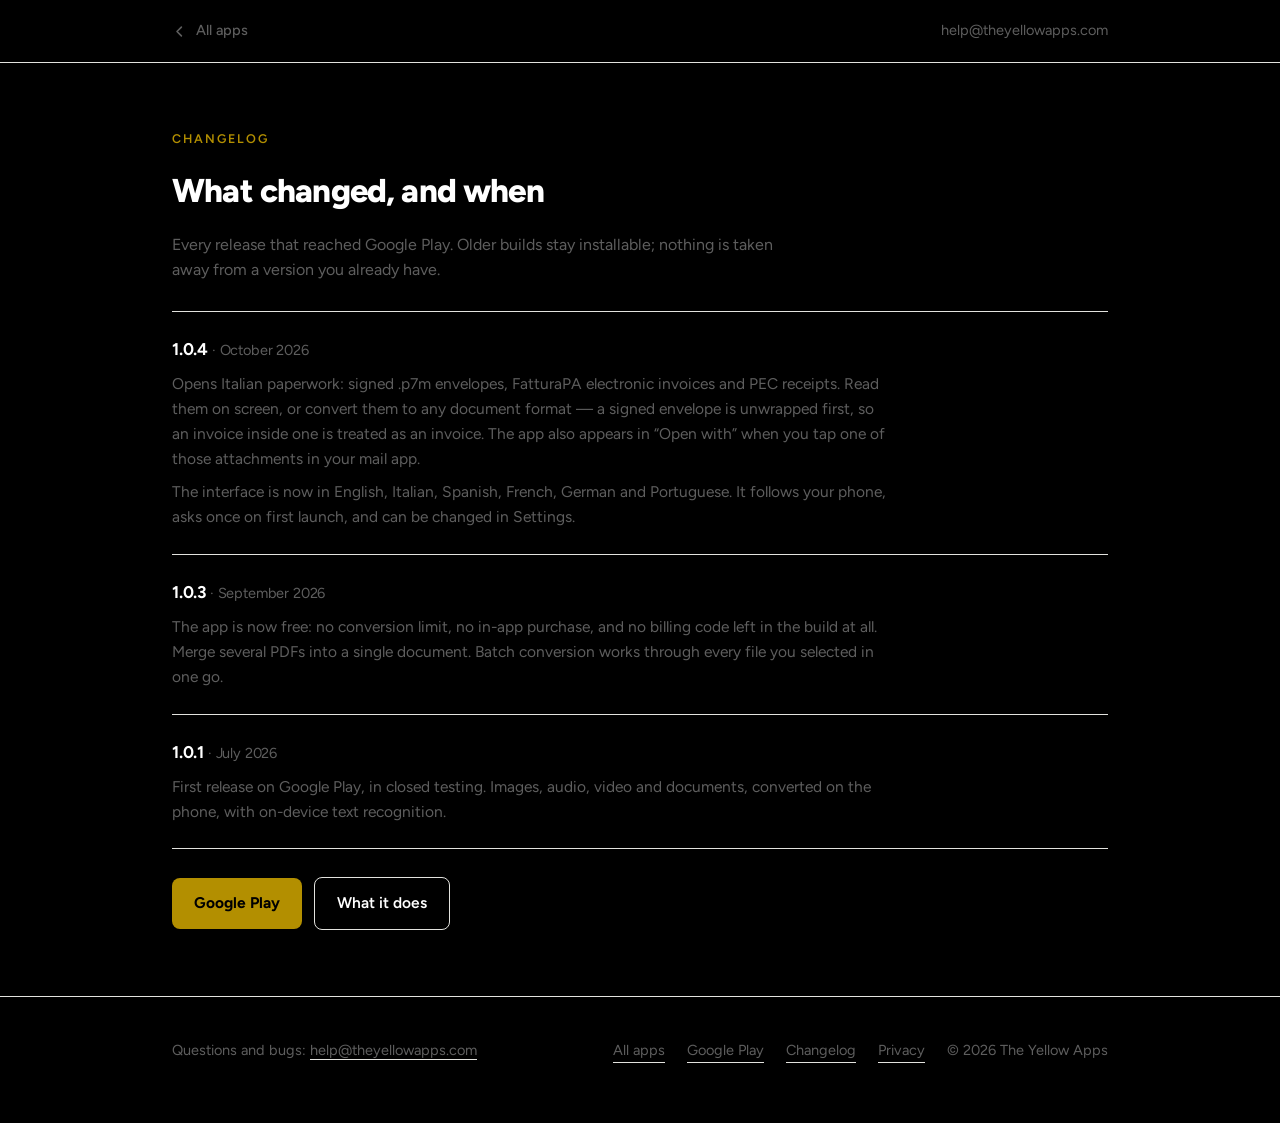
<file: changelog.html>
<!doctype html>
<html lang="en" style="background:var(--bg,#000)">
<head>
<meta charset="utf-8">
<meta name="viewport" content="width=device-width, initial-scale=1">
<title>Convert 'Em All changelog — version history</title>
<meta name="description" content="Version history for Convert 'Em All, the free Android file converter by The Yellow Apps.">
<meta name="theme-color" content="#000000">

<link rel="canonical" href="https://theyellowapps.com/changelog.html">
<meta property="og:type" content="website">
<meta property="og:url" content="https://theyellowapps.com/changelog.html">
<meta property="og:title" content="Convert 'Em All changelog — version history">
<meta property="og:description" content="Every Convert 'Em All release that reached Google Play, and what changed in it.">
<meta property="og:image" content="https://theyellowapps.com/og.png">
<meta name="twitter:card" content="summary_large_image">
<meta property="og:site_name" content="The Yellow Apps">
<meta property="og:locale" content="en_GB">
<meta property="og:image:width" content="1200">
<meta property="og:image:height" content="630">
<meta property="og:image:alt" content="The Yellow Apps — small Android apps that do one job properly">
<link rel="apple-touch-icon" href="https://theyellowapps.com/img/the-yellow-apps.png">

<link rel="icon" href="/favicon.ico" sizes="any">
<link rel="icon" type="image/png" sizes="256x256" href="/img/the-yellow-apps.png">

<link rel="preconnect" href="https://fonts.googleapis.com">
<link rel="preconnect" href="https://fonts.gstatic.com" crossorigin>
<link href="https://fonts.googleapis.com/css2?family=Figtree:wght@400;500;600;800&display=swap" rel="stylesheet">

<style>
:root{
  color-scheme:dark;
  --bg:#000000;
  --panel:#0C0C0C;
  --line:#262626;
  --text:#FFFFFF;
  --dim:#9A9A9A;
  --accent:#FFD600;
  --sans:'Figtree',-apple-system,BlinkMacSystemFont,'Segoe UI',Roboto,sans-serif;
  --code:ui-monospace,SFMono-Regular,Menlo,Consolas,monospace;
}
@media (prefers-color-scheme: light){
  :root:not([data-theme="dark"]){
    color-scheme:light;
    --bg:#FFFFFF;
    --panel:#F7F7F5;
    --line:#E2E2DE;
    --text:#111111;
    --dim:#5E5E5E;
    --accent:#B38F00;
  }
}
*{box-sizing:border-box;margin:0;padding:0}
html,body{background:#000 !important}
.page{background:#000;color:#fff;min-height:100vh;position:relative;z-index:0}
html{scroll-behavior:smooth}
body{background:#000;color:#fff;font-family:var(--sans);font-size:17px;line-height:1.6;
  -webkit-font-smoothing:antialiased}
.wrap{max-width:980px;margin:0 auto;padding:0 22px}
a{color:inherit}
:focus-visible{outline:2px solid var(--accent);outline-offset:3px}
.eyebrow{display:block;font-size:12.5px;font-weight:600;letter-spacing:.16em;
  text-transform:uppercase;color:var(--accent)}

.bar{position:sticky;top:0;z-index:50;background:#000;border-bottom:1px solid var(--line)}
.bar-in{display:flex;align-items:center;justify-content:space-between;gap:16px;height:62px}
.bar a{text-decoration:none}
.back{display:flex;align-items:center;gap:9px;color:var(--dim);font-size:14.5px;font-weight:500}
.back:hover{color:var(--accent)}
.bar .mail{color:var(--dim);font-size:14.5px}
.bar .mail:hover{color:var(--accent)}

.sec{border-top:1px solid var(--line);padding:66px 0}
.sec h2{font-size:clamp(23px,3.2vw,33px);font-weight:800;letter-spacing:-.025em;margin-top:16px}
.lede{color:var(--dim);max-width:62ch;margin-top:14px;font-size:16px}

/* ---------- testata ---------- */
.hero{padding:48px 0 60px}
.id{display:flex;align-items:center;gap:22px}
.id img{width:clamp(70px,11vw,96px);height:auto;flex:none;display:block;border-radius:22%}
.id h1{font-size:clamp(28px,5vw,46px);font-weight:800;line-height:1.06;letter-spacing:-.03em}
.id .sub{color:var(--dim);font-size:14.5px;margin-top:7px}
.hero .lede{margin-top:22px}
.acts{display:flex;flex-wrap:wrap;gap:12px;align-items:center;margin-top:28px}
.btn{display:inline-block;text-decoration:none;background:var(--accent);color:#000;font-weight:700;
  padding:13px 22px;border-radius:8px;font-size:15.5px;transition:filter .15s ease}
.btn:hover{filter:brightness(1.1)}
.btn.ghost{background:transparent;color:#fff;border:1px solid var(--line);font-weight:600}
.btn.ghost:hover{border-color:var(--accent);color:var(--accent);filter:none}
.small{color:var(--dim);font-size:14.5px}

/* ---------- card conversione ---------- */
.job{border:1px solid var(--line);border-radius:16px;background:var(--panel);
  padding:24px 26px;margin-top:36px;max-width:520px}
.job .cap{font-size:12px;font-weight:600;letter-spacing:.14em;text-transform:uppercase;color:var(--dim)}
.file{display:flex;align-items:baseline;gap:12px;margin-top:10px;font-family:var(--code);
  font-size:clamp(13px,2vw,16px);white-space:nowrap;overflow:hidden}
.file .nm{overflow:hidden;text-overflow:ellipsis}
.file .sz{margin-left:auto;color:var(--dim);font-size:13px;flex:none}
.file.out .nm{color:var(--accent)}
.sep{display:flex;align-items:center;gap:12px;margin:16px 0;color:var(--accent)}
.sep .rule{height:1px;background:var(--line);flex:1}
.track{height:5px;background:#1C1C1C;border-radius:99px;overflow:hidden;margin-top:22px}
.track span{display:block;height:100%;width:0;background:var(--accent);border-radius:99px}
.track.run span{width:100%;transition:width 1.2s cubic-bezier(.3,.8,.3,1)}
.done{font-size:13.5px;color:var(--dim);margin-top:11px;opacity:0;transition:opacity .3s ease}
.done.on{opacity:1}
.done b{color:var(--accent);font-weight:700}

/* ---------- tre punti ---------- */
.claims{display:grid;grid-template-columns:repeat(3,1fr);gap:16px;margin-top:34px}
.claim{border:1px solid var(--line);border-radius:14px;padding:20px}
.claim h3{font-size:16px;font-weight:700;letter-spacing:-.01em}
.claim p{color:var(--dim);font-size:14.5px;margin-top:9px}

/* ---------- formati ---------- */
.rows{margin-top:28px;border-top:1px solid var(--line)}
.row{display:grid;grid-template-columns:190px 1fr;gap:20px;padding:20px 0;border-bottom:1px solid var(--line)}
.row .lab{font-size:12.5px;font-weight:600;letter-spacing:.14em;text-transform:uppercase;color:var(--accent)}
.row .note{color:var(--dim);font-size:14.5px;margin-top:8px}
.chips{display:flex;flex-wrap:wrap;gap:7px;align-content:flex-start}
.chip{font-family:var(--code);border:1px solid var(--line);border-radius:6px;padding:5px 10px;font-size:13px}

/* ---------- prezzo ---------- */
.plus{list-style:none;margin-top:22px}
.plus li{padding:13px 0;border-bottom:1px solid var(--line);font-size:15.5px;
  display:grid;grid-template-columns:24px 1fr;gap:8px}
.plus li::before{content:"+";color:var(--accent);font-weight:700}
.pricebox{border:1px solid var(--line);border-radius:16px;padding:26px;margin-top:28px;max-width:52ch}
.pricebox .k{color:var(--dim);font-size:12.5px;font-weight:600;letter-spacing:.14em;text-transform:uppercase}
.pricebox .v{font-size:clamp(20px,2.6vw,26px);font-weight:800;letter-spacing:-.02em;margin:9px 0 3px}
.pricebox p{color:var(--dim);font-size:14.5px;margin-top:14px}

/* ---------- faq ---------- */
.qa{border-bottom:1px solid var(--line);padding:24px 0}
.qa h3{font-size:17px;font-weight:700;letter-spacing:-.01em}
.qa p{color:var(--dim);font-size:15.5px;margin-top:9px;max-width:72ch}

footer{border-top:1px solid var(--line);padding:42px 0 60px;font-size:14.5px;color:var(--dim)}
.foot{display:flex;flex-wrap:wrap;gap:26px;justify-content:space-between}
.foot a{color:var(--dim);text-decoration:none;border-bottom:1px solid var(--line)}
.foot a:hover{color:var(--accent);border-color:var(--accent)}
.foot nav{display:flex;gap:22px;flex-wrap:wrap;align-items:flex-start}

@media(max-width:760px){
  .claims{grid-template-columns:1fr}
  .row{grid-template-columns:1fr;gap:12px}
  .sec{padding:50px 0}
  .hero{padding:36px 0 46px}
}
@media(prefers-reduced-motion:reduce){
  html{scroll-behavior:auto}
  *{transition:none!important;animation:none!important}
}
</style>
</head>
<body style="background:var(--bg);color:var(--text)">
<div class="page" style="background:#000;color:#fff;min-height:100vh">

<header class="bar">
  <div class="wrap bar-in">
    <a class="back" href="/">
      <svg width="15" height="15" viewBox="0 0 24 24" fill="none" stroke="currentColor" stroke-width="2.6" stroke-linecap="round" stroke-linejoin="round" aria-hidden="true"><path d="M15 5l-7 7 7 7"/></svg>
      All apps
    </a>
        <a class="mail" href="mailto:help@theyellowapps.com">help@theyellowapps.com</a>
  </div>
</header>
<main id="top">

  <section class="sec" id="changelog" style="border-top:none">
    <div class="wrap">
      <span class="eyebrow">Changelog</span>
      <h2>What changed, and when</h2>
      <p class="lede">Every release that reached Google Play. Older builds stay installable; nothing is taken away from a version you already have.</p>

      <div style="margin-top:28px;border-top:1px solid var(--line)">
        <div class="qa">
          <h3>1.0.4 <span class="small" style="font-weight:400">&middot; October 2026</span></h3>
          <p>Opens Italian paperwork: signed .p7m envelopes, FatturaPA electronic invoices and PEC receipts. Read them on screen, or convert them to any document format &mdash; a signed envelope is unwrapped first, so an invoice inside one is treated as an invoice. The app also appears in &ldquo;Open with&rdquo; when you tap one of those attachments in your mail app.</p>
          <p>The interface is now in English, Italian, Spanish, French, German and Portuguese. It follows your phone, asks once on first launch, and can be changed in Settings.</p>
        </div>
        <div class="qa">
          <h3>1.0.3 <span class="small" style="font-weight:400">&middot; September 2026</span></h3>
          <p>The app is now free: no conversion limit, no in-app purchase, and no billing code left in the build at all. Merge several PDFs into a single document. Batch conversion works through every file you selected in one go.</p>
        </div>
        <div class="qa">
          <h3>1.0.1 <span class="small" style="font-weight:400">&middot; July 2026</span></h3>
          <p>First release on Google Play, in closed testing. Images, audio, video and documents, converted on the phone, with on-device text recognition.</p>
        </div>
      </div>

      <div class="acts">
        <a class="btn" href="https://play.google.com/store/apps/details?id=com.convertthemall.app">Google Play</a>
        <a class="btn ghost" href="convert-em-all.html">What it does</a>
      </div>
    </div>
  </section>

</main>
<footer>
  <div class="wrap foot">
    <div>
            Questions and bugs: <a href="mailto:help@theyellowapps.com">help@theyellowapps.com</a>
    </div>
    <nav>
      <a href="/">All apps</a>
      <a href="https://play.google.com/store/apps/details?id=com.convertthemall.app">Google Play</a>
      <a href="changelog.html">Changelog</a>
      <a href="privacy/convert-em-all.html">Privacy</a>
      <span>© 2026 The Yellow Apps</span>
    </nav>
  </div>
</footer>


<script>
(function(){
  var JOBS = [
    {src:"IMG_4021.HEIC",  ss:"4.2 MB", out:"IMG_4021.JPG",  os:"0.9 MB"},
    {src:"ride_gopro.MP4", ss:"812 MB", out:"ride_gopro.MP3",os:"6.4 MB"},
    {src:"receipt.JPG",    ss:"2.1 MB", out:"receipt.PDF",   os:"340 KB"},
    {src:"voicememo.M4A",  ss:"18 MB",  out:"voicememo.MP3", os:"7.2 MB"},
    {src:"contract.PDF",   ss:"1.4 MB", out:"contract.TXT",  os:"11 KB"},
    {src:"sunset.PNG",     ss:"9.8 MB", out:"sunset.WEBP",   os:"1.1 MB"}
  ];
  var $ = function(id){ return document.getElementById(id); };
  var track = $("track"), done = $("done"), i = 0;

  function paint(j){
    $("srcName").textContent = j.src; $("srcSize").textContent = j.ss;
    $("outName").textContent = j.out; $("outSize").textContent = j.os;
  }

  if (window.matchMedia("(prefers-reduced-motion: reduce)").matches){
    paint(JOBS[0]);
    track.querySelector("span").style.width = "100%";
    done.classList.add("on");
    return;
  }

  function run(){
    var j = JOBS[i % JOBS.length]; i++;
    done.classList.remove("on");
    track.classList.remove("run");
    paint(j);
    requestAnimationFrame(function(){
      requestAnimationFrame(function(){ track.classList.add("run"); });
    });
    setTimeout(function(){ done.classList.add("on"); }, 1300);
  }
  run();
  setInterval(run, 3600);
})();
</script>
</div>
<script type="application/ld+json">
{
 "@context": "https://schema.org",
 "@type": "BreadcrumbList",
 "itemListElement": [
  {
   "@type": "ListItem",
   "position": 1,
   "name": "The Yellow Apps",
   "item": "https://theyellowapps.com/"
  },
  {
   "@type": "ListItem",
   "position": 2,
   "name": "Convert 'Em All",
   "item": "https://theyellowapps.com/convert-em-all.html"
  },
  {
   "@type": "ListItem",
   "position": 3,
   "name": "Changelog",
   "item": "https://theyellowapps.com/changelog.html"
  }
 ]
}
</script>
</body>
</html>
</file>
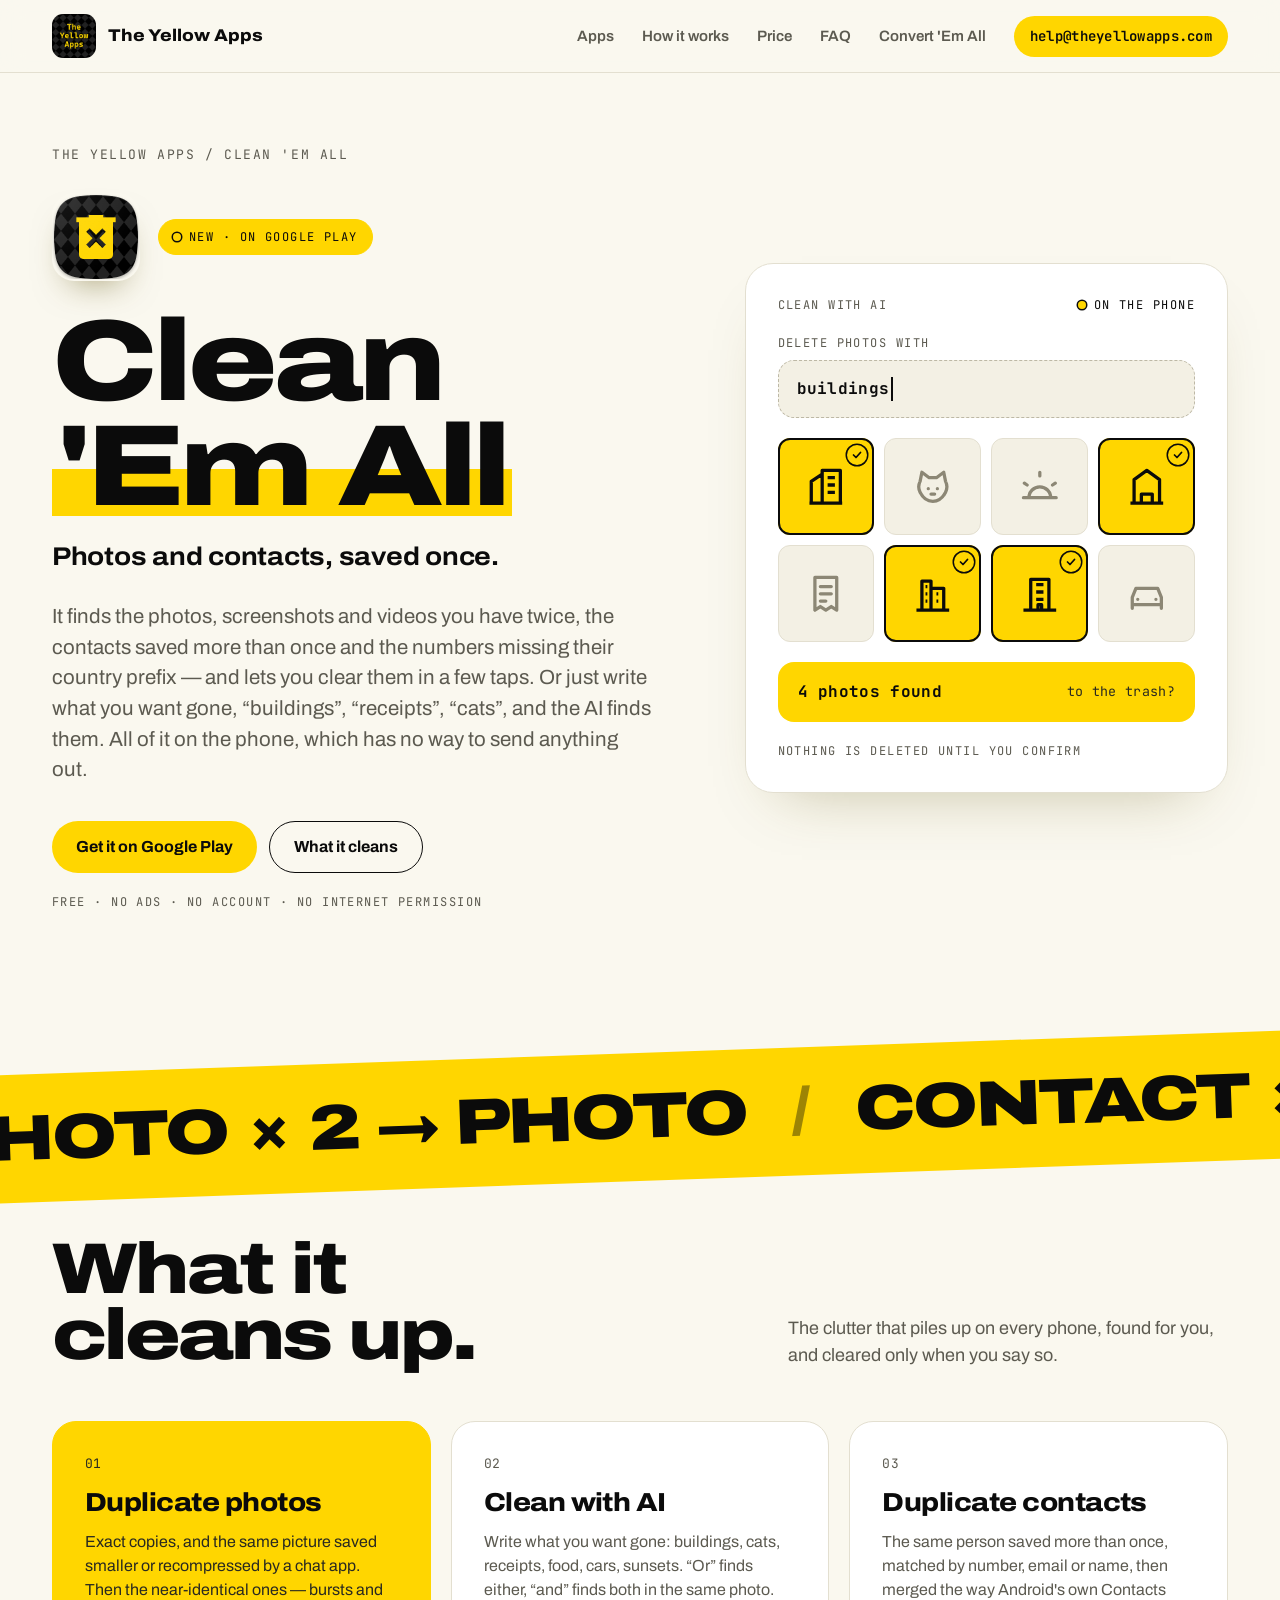
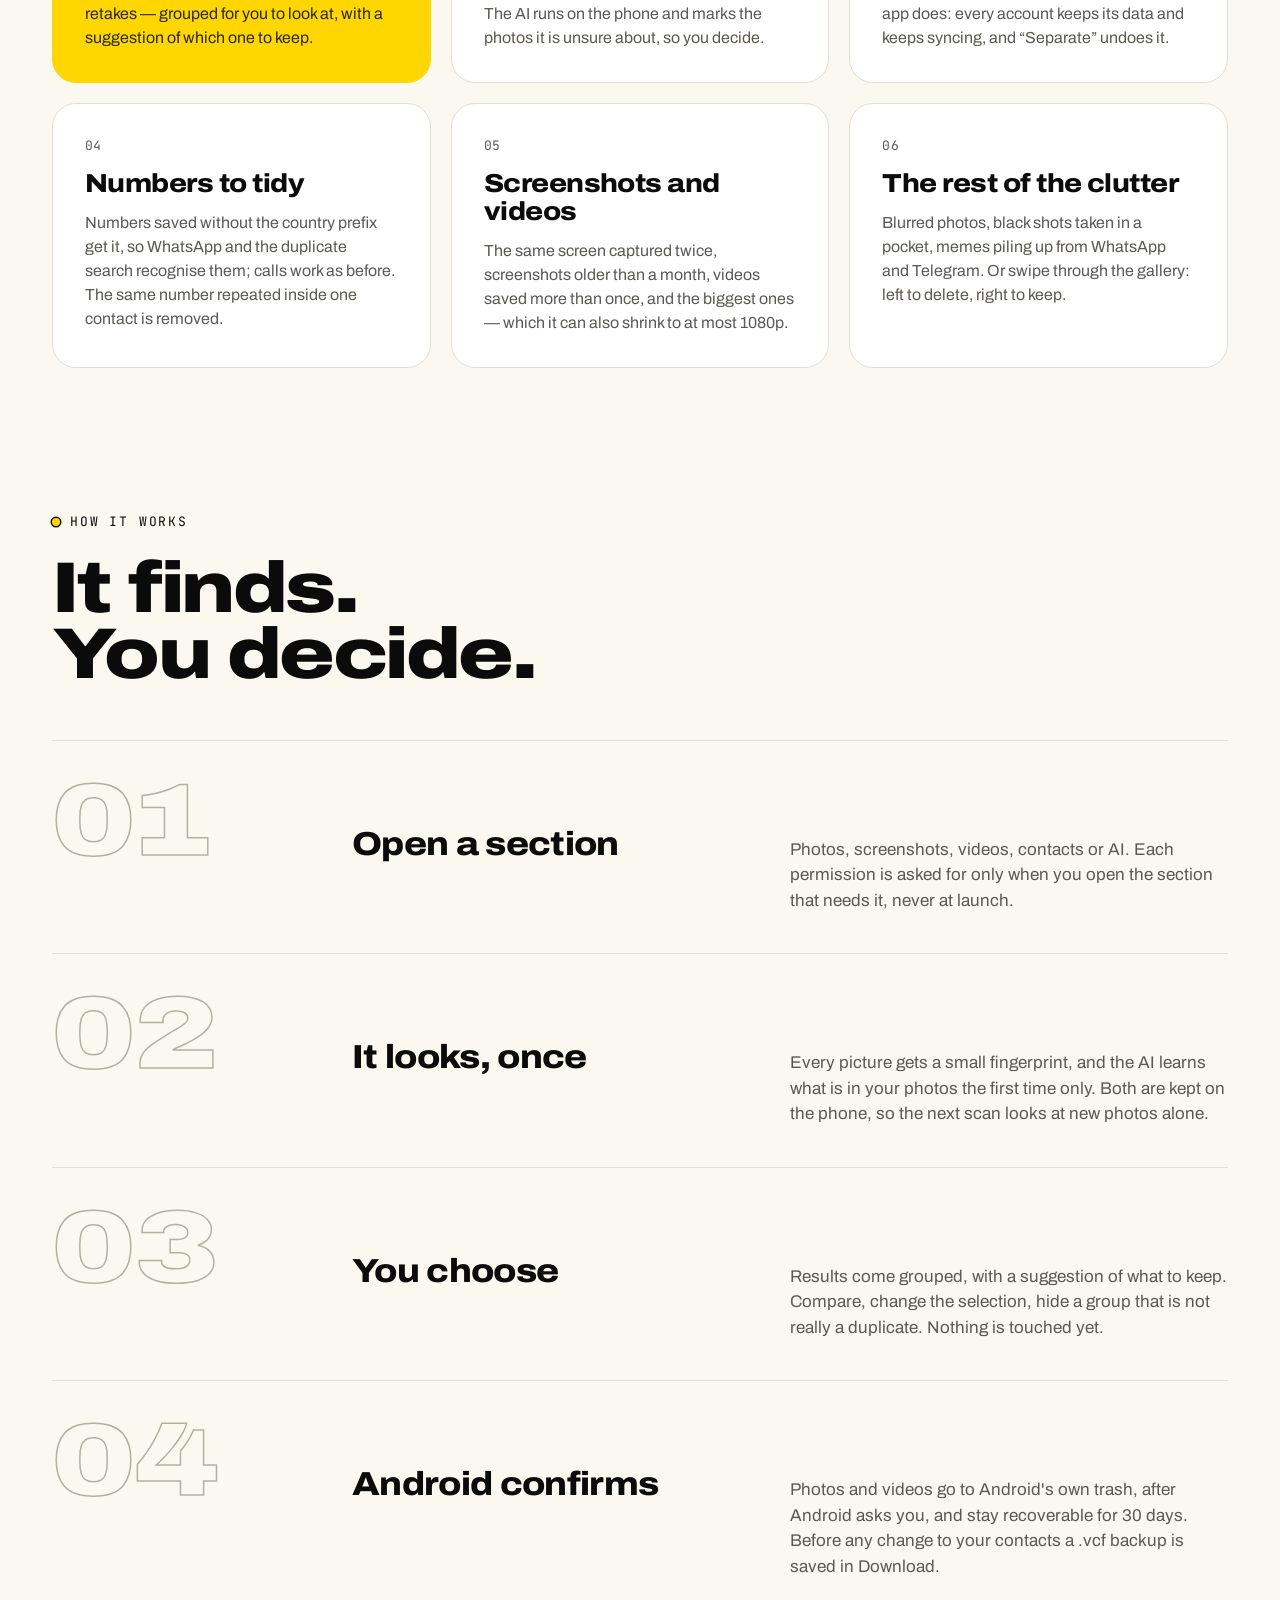
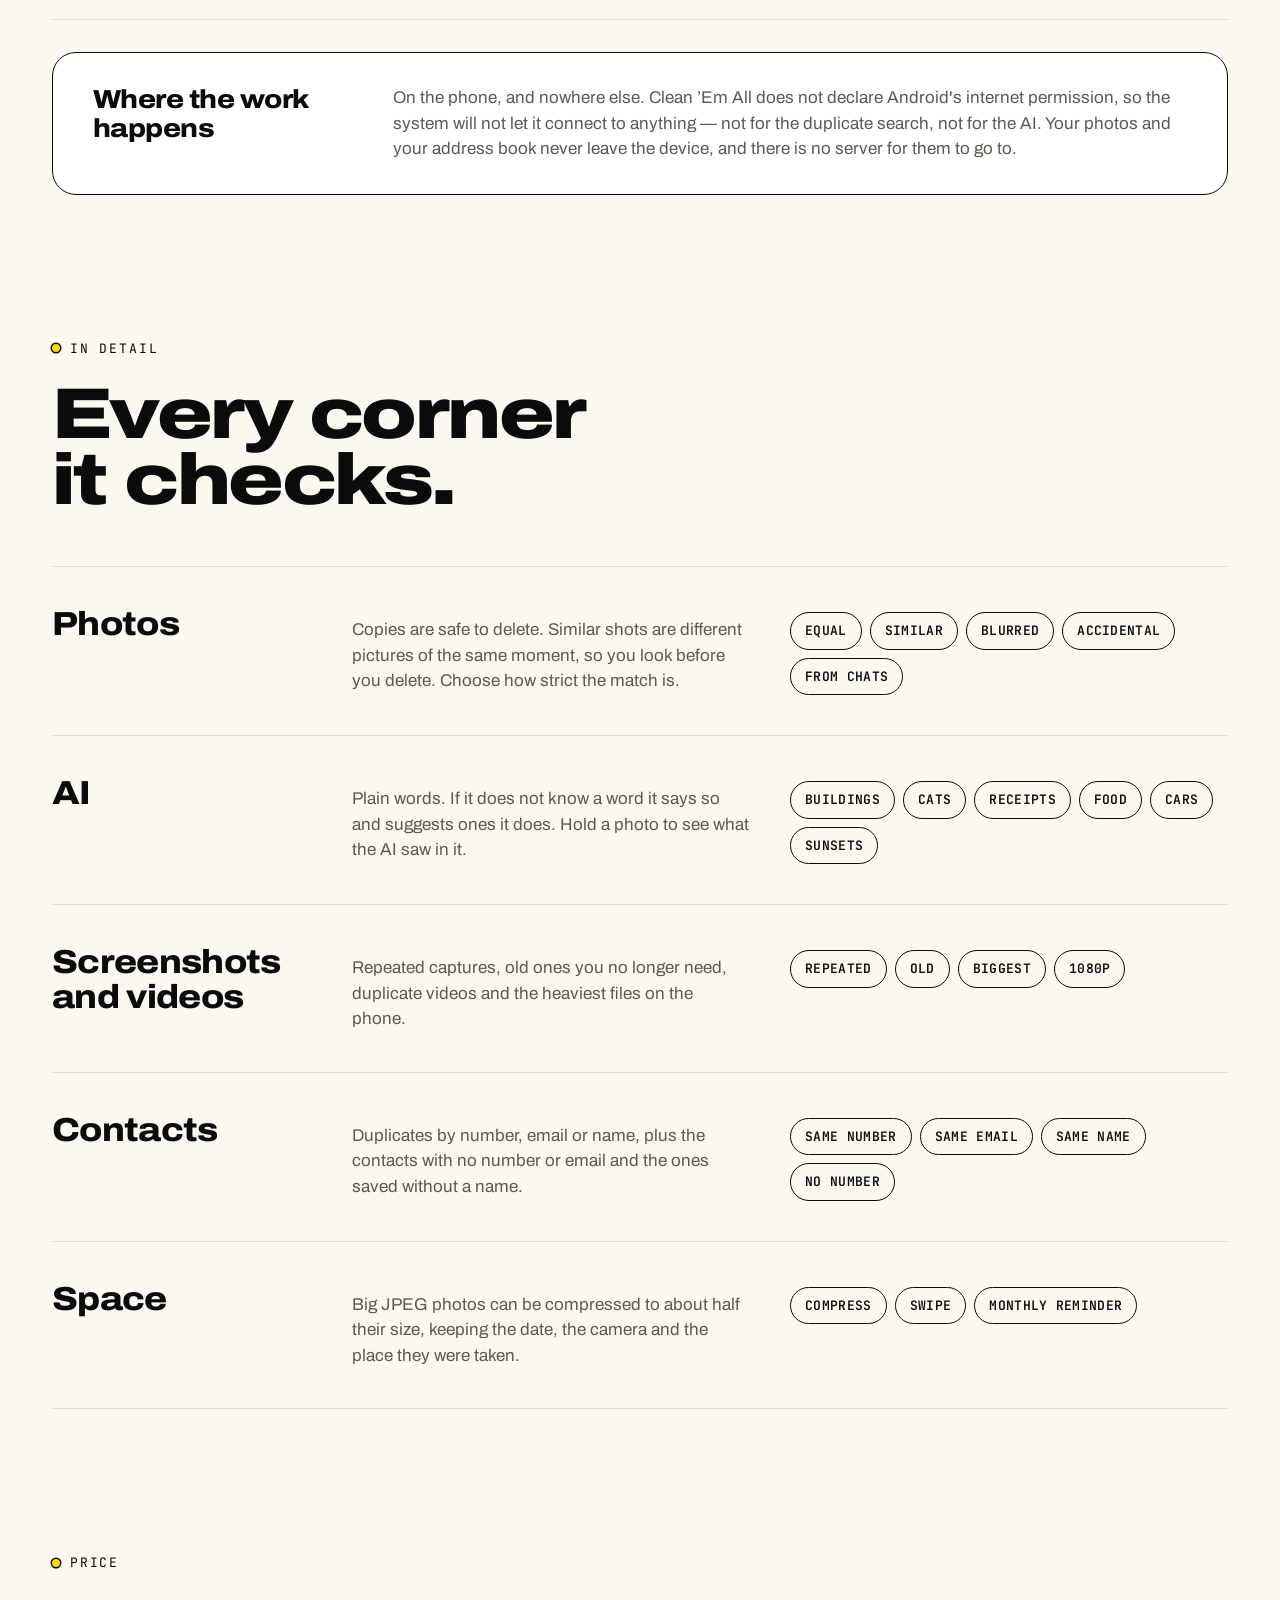
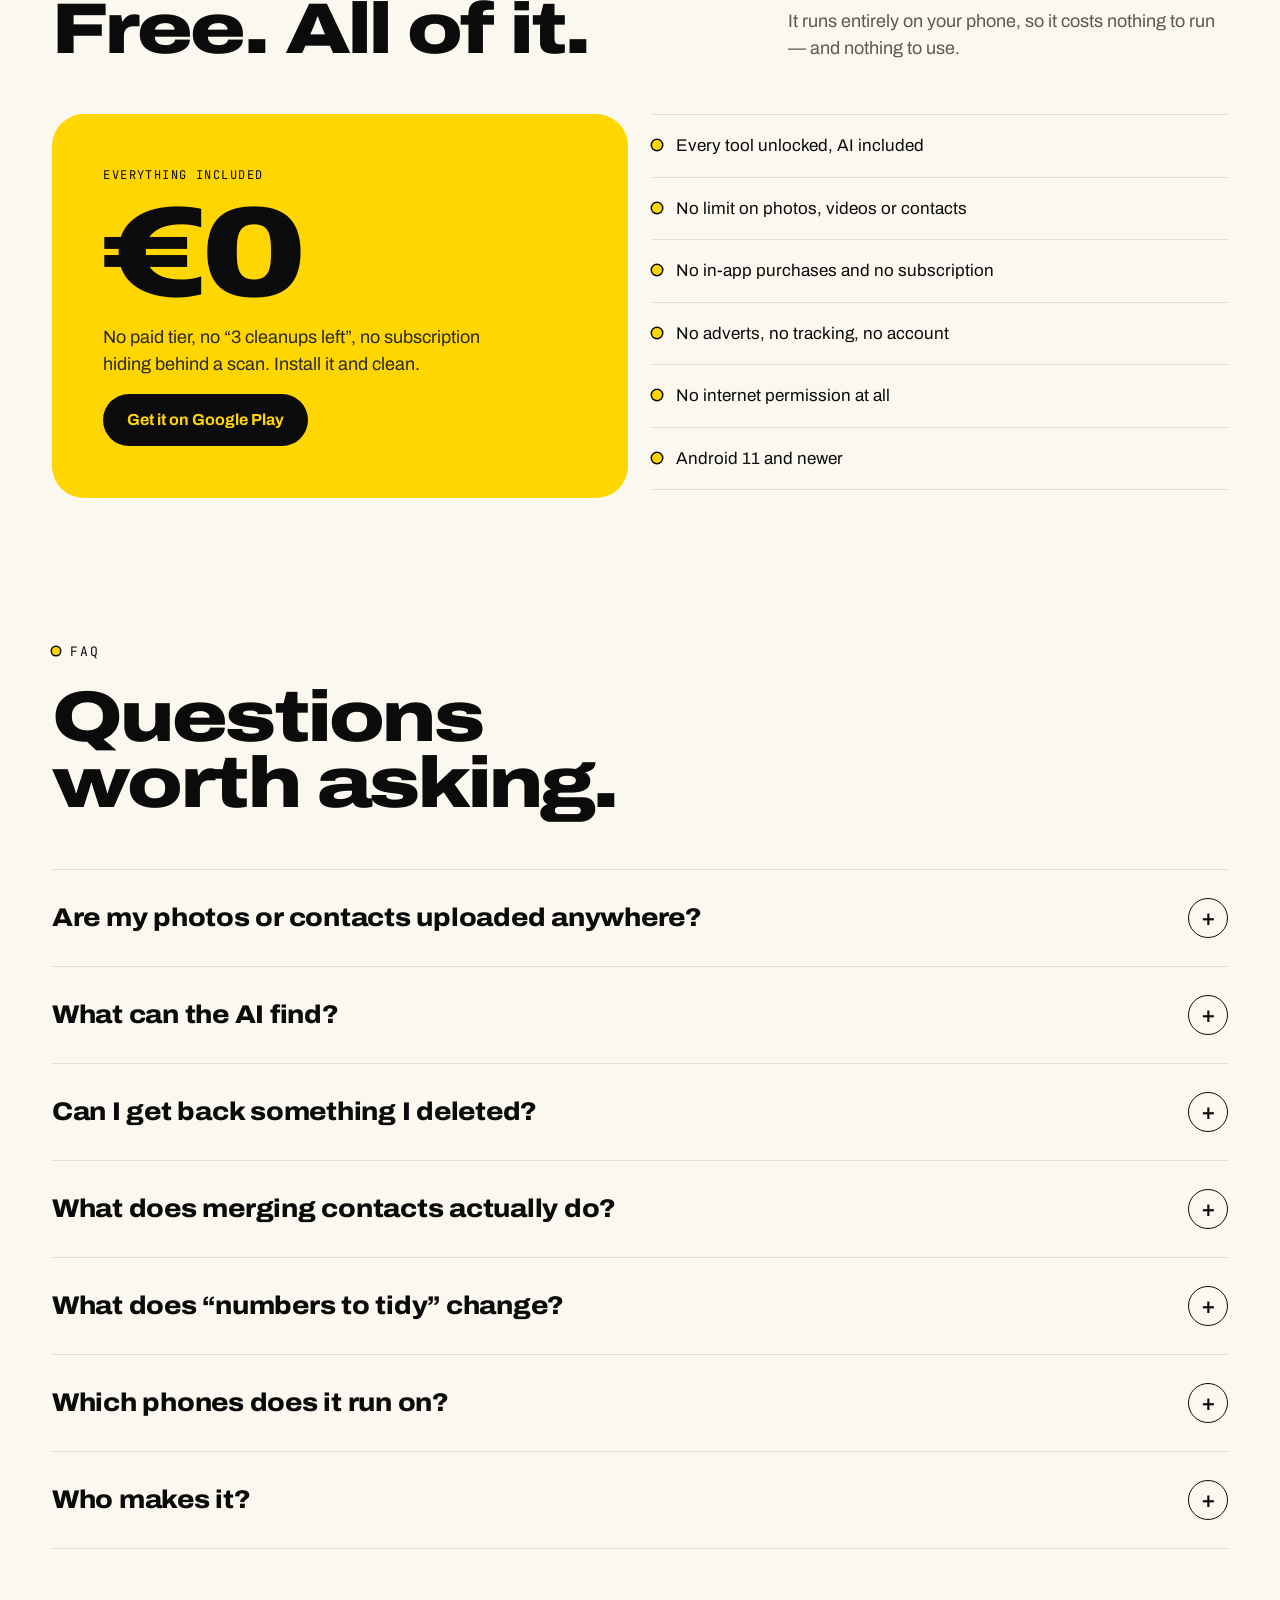
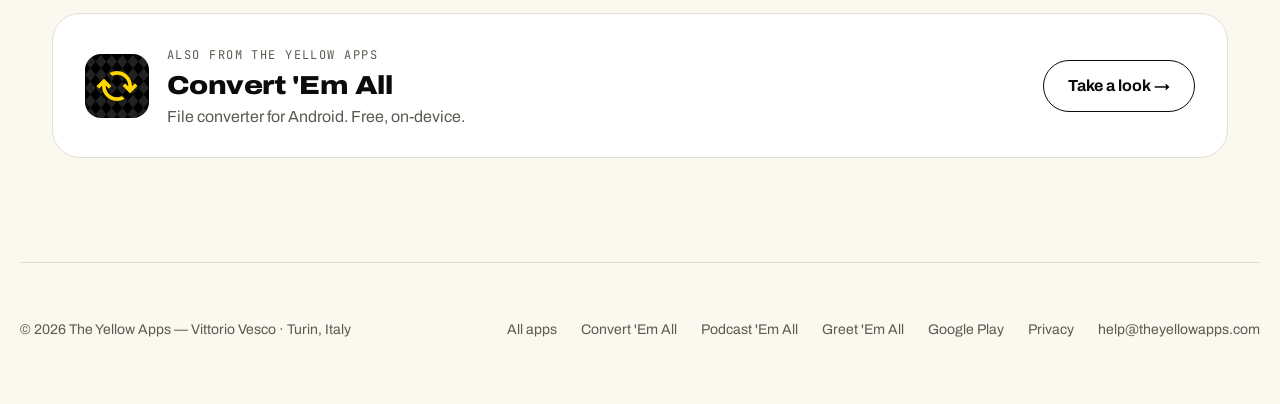
<file: clean-em-all.html>
<!doctype html>
<html lang="en">
<head>
<meta charset="utf-8">
<meta name="viewport" content="width=device-width, initial-scale=1">
<title>Clean 'Em All — duplicate photos and contacts cleaner for Android</title>
<meta name="description" content="Finds duplicate photos, screenshots and videos, merges duplicate contacts, fixes numbers saved without the country prefix, and deletes photos by description with on-device AI. Free, and it has no internet permission.">
<meta name="theme-color" content="#FAF8EF">
<link rel="canonical" href="https://theyellowapps.com/clean-em-all.html">
<link rel="icon" href="/favicon.ico" sizes="any">
<link rel="icon" type="image/png" sizes="256x256" href="/img/the-yellow-apps.png">
<meta property="og:type" content="website">
<meta property="og:url" content="https://theyellowapps.com/clean-em-all.html">
<meta property="og:title" content="Clean 'Em All — duplicate photos and contacts cleaner for Android">
<meta property="og:description" content="Duplicate photos and contacts, cleaned on the phone. Write what to delete and the on-device AI finds it. Free, no internet permission.">
<meta property="og:image" content="https://theyellowapps.com/og.png">
<meta name="twitter:card" content="summary_large_image">
<meta property="og:site_name" content="The Yellow Apps">
<meta property="og:locale" content="en_GB">
<meta property="og:image:width" content="1200">
<meta property="og:image:height" content="630">
<meta property="og:image:alt" content="The Yellow Apps — small Android apps that do one job properly">
<link rel="apple-touch-icon" href="https://theyellowapps.com/img/the-yellow-apps.png">
<link rel="preconnect" href="https://fonts.googleapis.com">
<link rel="preconnect" href="https://fonts.gstatic.com" crossorigin>
<link rel="stylesheet" href="https://fonts.googleapis.com/css2?family=Archivo:wdth,wght@62..125,300..900&amp;family=JetBrains+Mono:wght@400;600&amp;display=swap">
<link rel="stylesheet" href="app.css">
<style>
/* AI demo: prompt + photo grid */
.ask{display:flex;align-items:center;gap:12px;padding:16px 18px;border-radius:16px;background:var(--stage);border:1.5px dashed #BDB8A5;font-weight:700}
.ask .q{color:var(--mute);font-weight:400;flex:none}
.ask .typed{display:inline-block;overflow:hidden;white-space:nowrap;vertical-align:bottom;border-right:2px solid var(--ink);padding-right:2px}
.shots{display:grid;grid-template-columns:repeat(4,minmax(0,1fr));gap:10px}
.shot{position:relative;aspect-ratio:1;border-radius:12px;background:var(--stage);border:1px solid var(--line);display:flex;align-items:center;justify-content:center;color:#8C8775}
.shot svg{width:46%;height:46%}
.shot .tick{position:absolute;top:6px;right:6px;width:20px;height:20px;border-radius:50%;background:var(--y);box-shadow:0 0 0 1.5px var(--ink);display:flex;align-items:center;justify-content:center;opacity:0;transform:scale(.4)}
.shot .tick svg{width:12px;height:12px;color:var(--ink)}
.shot.hit{color:var(--ink)}
.shot.hit .tick{opacity:1;transform:none}
.shot.hit{outline:2.5px solid var(--ink);outline-offset:-2px;background:var(--y);border-color:var(--y)}
@media (prefers-reduced-motion:no-preference){
.motion-on .ask .typed{animation:type 7s steps(9,end) infinite}
.motion-on .shot.hit{animation:hitbg 7s ease infinite}
.motion-on .shot.hit .tick{animation:hittick 7s cubic-bezier(.2,.8,.2,1) infinite}
.motion-on .shot.hit:nth-child(4){animation-delay:.12s}.motion-on .shot.hit:nth-child(4) .tick{animation-delay:.12s}
.motion-on .shot.hit:nth-child(6){animation-delay:.24s}.motion-on .shot.hit:nth-child(6) .tick{animation-delay:.24s}
.motion-on .shot.hit:nth-child(7){animation-delay:.36s}.motion-on .shot.hit:nth-child(7) .tick{animation-delay:.36s}
.motion-on .found{animation:hittick 7s cubic-bezier(.2,.8,.2,1) infinite}
}
@keyframes type{0%{width:0}22%,85%{width:9ch}95%,100%{width:0}}
@keyframes hitbg{0%,30%{background:var(--stage);border-color:var(--line);outline-color:transparent;color:#8C8775}38%,85%{background:var(--y);border-color:var(--y);outline-color:var(--ink);color:var(--ink)}95%,100%{background:var(--stage);border-color:var(--line);outline-color:transparent;color:#8C8775}}
@keyframes hittick{0%,30%{opacity:0;transform:scale(.4)}38%,85%{opacity:1;transform:none}95%,100%{opacity:0;transform:scale(.4)}}
@media (max-width:900px){.shots{gap:8px}}
</style>
</head>
<body>
<div class="root motion-on">
<div class="progress" aria-hidden="true"></div>

<header class="nav">
<div class="wrap nav-in">
<a class="brand" href="/"><img src="/img/the-yellow-apps.png" alt="" width="44" height="44"><span>The Yellow Apps</span></a>
<nav class="links" aria-label="Main">
<a class="l" href="/#apps">Apps</a>
<a class="l" href="#how">How it works</a>
<a class="l" href="#price">Price</a>
<a class="l" href="#faq">FAQ</a>
<a class="l" href="convert-em-all.html">Convert 'Em All</a>
<a class="mailnav mono" href="mailto:help@theyellowapps.com">help@theyellowapps.com</a>
</nav>
</div>
</header>

<main>
<section class="hero">
<div class="wrap hero-grid">
<div>
<p class="crumb mono"><a href="/">The Yellow Apps</a> / Clean 'Em All</p>
<div class="app-id">
<img src="img/clean-em-all.png" alt="Clean 'Em All icon" width="88" height="88">
<span class="pill new mono"><span class="dot"></span>New · On Google Play</span>
</div>
<h1 class="display h1">Clean <span class="hl">'Em All</span></h1>
<p class="tag fade">Photos and contacts, saved once.</p>
<p class="lede fade">It finds the photos, screenshots and videos you have twice, the contacts saved more than once and the numbers missing their country prefix — and lets you clear them in a few taps. Or just write what you want gone, “buildings”, “receipts”, “cats”, and the AI finds them. All of it on the phone, which has no way to send anything out.</p>
<div class="ctas fade2">
<a class="btn btn-y" href="https://play.google.com/store/apps/details?id=com.yellowapps.clean_em_all">Get it on Google Play</a>
<a class="btn btn-o" href="#what">What it cleans</a>
</div>
<p class="facts mono fade2">Free · no ads · no account · no internet permission</p>
</div>

<div class="demo fade2" role="img" aria-label="Animated example: typing 'buildings' into Clean with AI selects the photos of buildings in a grid">
<div class="demo-top mono"><span>Clean with AI</span><span class="live"><span class="dot"></span>On the phone</span></div>
<div>
<p class="slot-label mono">Delete photos with</p>
<div class="ask mono"><span class="typed">buildings</span></div>
</div>
<div class="shots" aria-hidden="true">
<div class="shot hit"><svg viewBox="0 0 24 24" fill="none" stroke="currentColor" stroke-width="1.8" stroke-linejoin="round"><path d="M4 21V9l6-4v16M10 21V3h10v18M3 21h18M13 7h4M13 11h4M13 15h4"/></svg><span class="tick"><svg viewBox="0 0 24 24" fill="none" stroke="currentColor" stroke-width="3.5" stroke-linecap="round" stroke-linejoin="round"><path d="M5 12l5 5 9-10"/></svg></span></div>
<div class="shot"><svg viewBox="0 0 24 24" fill="none" stroke="currentColor" stroke-width="1.8" stroke-linecap="round" stroke-linejoin="round"><path d="M5 9l1-5 4 3h4l4-3 1 5c1 2 1 4 0 6-1.5 3-4 5-7 5s-5.5-2-7-5c-1-2-1-4 0-6z"/><path d="M9.5 13h.01M14.5 13h.01M11 16h2"/></svg><span class="tick"></span></div>
<div class="shot"><svg viewBox="0 0 24 24" fill="none" stroke="currentColor" stroke-width="1.8" stroke-linecap="round" stroke-linejoin="round"><path d="M3 18h18M6 18a6 6 0 0 1 12 0M12 6V4M5 11l-1.5-1M19 11l1.5-1"/></svg><span class="tick"></span></div>
<div class="shot hit"><svg viewBox="0 0 24 24" fill="none" stroke="currentColor" stroke-width="1.8" stroke-linejoin="round"><path d="M3 21h18M5 21V8l7-5 7 5v13M9 21v-5h6v5M9 11h.01M15 11h.01"/></svg><span class="tick"><svg viewBox="0 0 24 24" fill="none" stroke="currentColor" stroke-width="3.5" stroke-linecap="round" stroke-linejoin="round"><path d="M5 12l5 5 9-10"/></svg></span></div>
<div class="shot"><svg viewBox="0 0 24 24" fill="none" stroke="currentColor" stroke-width="1.8" stroke-linecap="round" stroke-linejoin="round"><path d="M6 3h12v18l-3-2-3 2-3-2-3 2zM9 8h6M9 12h6M9 16h3"/></svg><span class="tick"></span></div>
<div class="shot hit"><svg viewBox="0 0 24 24" fill="none" stroke="currentColor" stroke-width="1.8" stroke-linejoin="round"><path d="M3 21h18M6 21V5h5v16M11 21V9h7v12M8 8h1M8 12h1M8 16h1M14 12h1M14 16h1"/></svg><span class="tick"><svg viewBox="0 0 24 24" fill="none" stroke="currentColor" stroke-width="3.5" stroke-linecap="round" stroke-linejoin="round"><path d="M5 12l5 5 9-10"/></svg></span></div>
<div class="shot hit"><svg viewBox="0 0 24 24" fill="none" stroke="currentColor" stroke-width="1.8" stroke-linejoin="round"><path d="M3 21h18M7 21V4h10v17M10 7h4M10 11h4M10 15h4M11 21v-3h2v3"/></svg><span class="tick"><svg viewBox="0 0 24 24" fill="none" stroke="currentColor" stroke-width="3.5" stroke-linecap="round" stroke-linejoin="round"><path d="M5 12l5 5 9-10"/></svg></span></div>
<div class="shot"><svg viewBox="0 0 24 24" fill="none" stroke="currentColor" stroke-width="1.8" stroke-linecap="round" stroke-linejoin="round"><path d="M4 14l2-5h12l2 5v4H4zM4 18v2M20 18v2M7 15h.01M17 15h.01"/></svg><span class="tick"></span></div>
</div>
<div class="file out mono found">4 photos found <small style="color:#2A2A20">to the trash?</small></div>
<p class="demo-foot mono">Nothing is deleted until you confirm</p>
</div>
</div>
</section>

<div class="tape-wrap" aria-hidden="true">
<div class="tape"><div class="track">
<span>PHOTO × 2 → PHOTO</span><i>/</i><span>CONTACT × 3 → CONTACT</span><i>/</i><span>333… → +39 333…</span><i>/</i><span>“BUILDINGS” → TRASH</span><i>/</i>
<span>PHOTO × 2 → PHOTO</span><i>/</i><span>CONTACT × 3 → CONTACT</span><i>/</i><span>333… → +39 333…</span><i>/</i><span>“BUILDINGS” → TRASH</span><i>/</i>
</div></div>
</div>

<section class="sec" id="what" style="padding-top:40px">
<div class="wrap">
<div class="sec-head rv">
<h2 class="display h2">What it<br>cleans up.</h2>
<p class="sub">The clutter that piles up on every phone, found for you, and cleared only when you say so.</p>
</div>
<div class="feats">
<article class="feat y rv"><span class="n mono">01</span><h3>Duplicate photos</h3><p>Exact copies, and the same picture saved smaller or recompressed by a chat app. Then the near-identical ones — bursts and retakes — grouped for you to look at, with a suggestion of which one to keep.</p></article>
<article class="feat rv"><span class="n mono">02</span><h3>Clean with AI</h3><p>Write what you want gone: buildings, cats, receipts, food, cars, sunsets. “Or” finds either, “and” finds both in the same photo. The AI runs on the phone and marks the photos it is unsure about, so you decide.</p></article>
<article class="feat rv"><span class="n mono">03</span><h3>Duplicate contacts</h3><p>The same person saved more than once, matched by number, email or name, then merged the way Android's own Contacts app does: every account keeps its data and keeps syncing, and “Separate” undoes it.</p></article>
<article class="feat rv"><span class="n mono">04</span><h3>Numbers to tidy</h3><p>Numbers saved without the country prefix get it, so WhatsApp and the duplicate search recognise them; calls work as before. The same number repeated inside one contact is removed.</p></article>
<article class="feat rv"><span class="n mono">05</span><h3>Screenshots and videos</h3><p>The same screen captured twice, screenshots older than a month, videos saved more than once, and the biggest ones — which it can also shrink to at most 1080p.</p></article>
<article class="feat rv"><span class="n mono">06</span><h3>The rest of the clutter</h3><p>Blurred photos, black shots taken in a pocket, memes piling up from WhatsApp and Telegram. Or swipe through the gallery: left to delete, right to keep.</p></article>
</div>
</div>
</section>

<section class="sec" id="how" style="padding-top:40px">
<div class="wrap">
<div class="sec-head rv">
<div>
<p class="eyebrow mono"><span class="dot"></span>How it works</p>
<h2 class="display h2">It finds.<br>You decide.</h2>
</div>
</div>
<div class="rows">
<div class="row step rv"><span class="num">01</span><h3>Open a section</h3><p>Photos, screenshots, videos, contacts or AI. Each permission is asked for only when you open the section that needs it, never at launch.</p></div>
<div class="row step rv"><span class="num">02</span><h3>It looks, once</h3><p>Every picture gets a small fingerprint, and the AI learns what is in your photos the first time only. Both are kept on the phone, so the next scan looks at new photos alone.</p></div>
<div class="row step rv"><span class="num">03</span><h3>You choose</h3><p>Results come grouped, with a suggestion of what to keep. Compare, change the selection, hide a group that is not really a duplicate. Nothing is touched yet.</p></div>
<div class="row step rv"><span class="num">04</span><h3>Android confirms</h3><p>Photos and videos go to Android's own trash, after Android asks you, and stay recoverable for 30 days. Before any change to your contacts a .vcf backup is saved in Download.</p></div>
</div>
<div class="note rv">
<h3>Where the work happens</h3>
<p>On the phone, and nowhere else. Clean ’Em All does not declare Android's internet permission, so the system will not let it connect to anything — not for the duplicate search, not for the AI. Your photos and your address book never leave the device, and there is no server for them to go to.</p>
</div>
</div>
</section>

<section class="sec" id="details" style="padding-top:40px">
<div class="wrap">
<div class="sec-head rv">
<div>
<p class="eyebrow mono"><span class="dot"></span>In detail</p>
<h2 class="display h2">Every corner<br>it checks.</h2>
</div>
</div>
<div class="rows">
<div class="row rv"><h3>Photos</h3><p>Copies are safe to delete. Similar shots are different pictures of the same moment, so you look before you delete. Choose how strict the match is.</p><div class="chips mono"><span class="chip">EQUAL</span><span class="chip">SIMILAR</span><span class="chip">BLURRED</span><span class="chip">ACCIDENTAL</span><span class="chip">FROM CHATS</span></div></div>
<div class="row rv"><h3>AI</h3><p>Plain words. If it does not know a word it says so and suggests ones it does. Hold a photo to see what the AI saw in it.</p><div class="chips mono"><span class="chip">BUILDINGS</span><span class="chip">CATS</span><span class="chip">RECEIPTS</span><span class="chip">FOOD</span><span class="chip">CARS</span><span class="chip">SUNSETS</span></div></div>
<div class="row rv"><h3>Screenshots and videos</h3><p>Repeated captures, old ones you no longer need, duplicate videos and the heaviest files on the phone.</p><div class="chips mono"><span class="chip">REPEATED</span><span class="chip">OLD</span><span class="chip">BIGGEST</span><span class="chip">1080P</span></div></div>
<div class="row rv"><h3>Contacts</h3><p>Duplicates by number, email or name, plus the contacts with no number or email and the ones saved without a name.</p><div class="chips mono"><span class="chip">SAME NUMBER</span><span class="chip">SAME EMAIL</span><span class="chip">SAME NAME</span><span class="chip">NO NUMBER</span></div></div>
<div class="row rv"><h3>Space</h3><p>Big JPEG photos can be compressed to about half their size, keeping the date, the camera and the place they were taken.</p><div class="chips mono"><span class="chip">COMPRESS</span><span class="chip">SWIPE</span><span class="chip">MONTHLY REMINDER</span></div></div>
</div>
</div>
</section>

<section class="sec" id="price" style="padding-top:40px">
<div class="wrap">
<div class="sec-head rv">
<div>
<p class="eyebrow mono"><span class="dot"></span>Price</p>
<h2 class="display h2">Free. All of it.</h2>
</div>
<p class="sub">It runs entirely on your phone, so it costs nothing to run — and nothing to use.</p>
</div>
<div class="price">
<div class="bigprice rv">
<span class="mono" style="font-size:12px;text-transform:uppercase;letter-spacing:.12em">Everything included</span>
<span class="v">€0</span>
<p>No paid tier, no “3 cleanups left”, no subscription hiding behind a scan. Install it and clean.</p>
<a class="btn btn-k" href="https://play.google.com/store/apps/details?id=com.yellowapps.clean_em_all">Get it on Google Play</a>
</div>
<ul class="list rv">
<li>Every tool unlocked, AI included</li>
<li>No limit on photos, videos or contacts</li>
<li>No in-app purchases and no subscription</li>
<li>No adverts, no tracking, no account</li>
<li>No internet permission at all</li>
<li>Android 11 and newer</li>
</ul>
</div>
</div>
</section>

<section class="sec" id="faq" style="padding-top:40px">
<div class="wrap">
<div class="sec-head rv">
<div>
<p class="eyebrow mono"><span class="dot"></span>FAQ</p>
<h2 class="display h2">Questions<br>worth asking.</h2>
</div>
</div>
<div class="faq rv">
<details><summary>Are my photos or contacts uploaded anywhere?<span class="plus" aria-hidden="true">+</span></summary><div class="a"><p>No. The app does not have Android's internet permission, so it cannot connect to anything. The duplicate search and the AI both run on the phone. The full details are in the <a href="privacy/clean-em-all.html">privacy policy</a>.</p></div></details>
<details><summary>What can the AI find?<span class="plus" aria-hidden="true">+</span></summary><div class="a"><p>Write what you want to clean out — “buildings”, “cats or dogs”, “receipts”, “food”, “cars”, “sunsets”. “Or” finds either, “and” finds both in the same photo. Photos it is unsure about are marked “maybe?” for you to tick yourself, and if it does not know a word it tells you which ones it understands. The first time, it goes through the gallery once; after that it is quick.</p></div></details>
<details><summary>Can I get back something I deleted?<span class="plus" aria-hidden="true">+</span></summary><div class="a"><p>Yes. Photos and videos go to Android's own trash, only after Android asks you to confirm, and stay recoverable from the Gallery app for 30 days. Contacts are backed up to a .vcf file in Download before every bulk change, and a merge can be undone with “Separate”.</p></div></details>
<details><summary>What does merging contacts actually do?<span class="plus" aria-hidden="true">+</span></summary><div class="a"><p>The same as Android's Contacts app: the duplicate entries are linked into one contact, nothing is deleted, and every account — Google, SIM, phone — keeps its own data and keeps syncing.</p></div></details>
<details><summary>What does “numbers to tidy” change?<span class="plus" aria-hidden="true">+</span></summary><div class="a"><p>Numbers saved without the country prefix get it added, so WhatsApp and the duplicate search recognise them; calling them works exactly as before. A number repeated inside the same contact is removed. A backup is saved first.</p></div></details>
<details><summary>Which phones does it run on?<span class="plus" aria-hidden="true">+</span></summary><div class="a"><p>Android 11 and newer. The interface is in English, Italian, Spanish, French, German and Portuguese, and follows the phone's language.</p></div></details>
<details><summary>Who makes it?<span class="plus" aria-hidden="true">+</span></summary><div class="a"><p>Vittorio Vesco, an independent Android developer in Turin working solo under the name The Yellow Apps — the same person behind Convert ’Em All and Podcast ’Em All. Questions and bug reports: <a href="mailto:help@theyellowapps.com">help@theyellowapps.com</a>.</p></div></details>
</div>

<a class="other rv" href="convert-em-all.html" style="margin-top:64px">
<span class="who"><img src="img/convert-em-all.png" alt="" width="64" height="64"><span><span class="mono" style="font-size:12px;text-transform:uppercase;letter-spacing:.12em">Also from The Yellow Apps</span><b>Convert 'Em All</b><span>File converter for Android. Free, on-device.</span></span></span>
<span class="btn btn-o">Take a look →</span>
</a>
</div>
</section>
</main>

<footer class="wrap foot">
<span>© 2026 The Yellow Apps — Vittorio Vesco · Turin, Italy</span>
<nav aria-label="Footer">
<a href="/">All apps</a>
<a href="convert-em-all.html">Convert 'Em All</a>
<a href="podcast-em-all.html">Podcast 'Em All</a>
<a href="greet-em-all.html">Greet 'Em All</a>
<a href="https://play.google.com/store/apps/details?id=com.yellowapps.clean_em_all">Google Play</a>
<a href="privacy/clean-em-all.html">Privacy</a>
<a href="mailto:help@theyellowapps.com">help@theyellowapps.com</a>
</nav>
</footer>
</div>

<script type="application/ld+json">
{
  "@context":"https://schema.org",
  "@type":"FAQPage",
  "mainEntity":[
    {"@type":"Question","name":"Does Clean 'Em All upload my photos or contacts?",
     "acceptedAnswer":{"@type":"Answer","text":"No. The app does not declare Android's internet permission, so it cannot connect to anything. The duplicate search and the AI both run on the phone."}},
    {"@type":"Question","name":"What can the Clean 'Em All AI find?",
     "acceptedAnswer":{"@type":"Answer","text":"You write what you want to clean out, such as buildings, cats, receipts, food, cars or sunsets, and it finds those photos on the phone. 'Or' finds either, 'and' finds both in the same photo. Photos it is unsure about are marked 'maybe?'."}},
    {"@type":"Question","name":"Can I recover photos deleted with Clean 'Em All?",
     "acceptedAnswer":{"@type":"Answer","text":"Yes. Photos and videos go to Android's system trash after Android asks you to confirm, and stay recoverable for 30 days. Contacts are backed up to a .vcf file in Download before every bulk change."}},
    {"@type":"Question","name":"How much does Clean 'Em All cost?",
     "acceptedAnswer":{"@type":"Answer","text":"It is free, with no in-app purchases, no subscription and no adverts."}},
    {"@type":"Question","name":"Which Android versions does Clean 'Em All support?",
     "acceptedAnswer":{"@type":"Answer","text":"Android 11 and newer."}},
    {"@type":"Question","name":"Who makes Clean 'Em All?",
     "acceptedAnswer":{"@type":"Answer","text":"Vittorio Vesco, an independent Android developer based in Turin, Italy, working solo under the name The Yellow Apps."}}
  ]
}
</script>
<script type="application/ld+json">
{
  "@context":"https://schema.org",
  "@type":"SoftwareApplication",
  "name":"Clean 'Em All",
  "operatingSystem":"Android 11+",
  "installUrl":"https://play.google.com/store/apps/details?id=com.yellowapps.clean_em_all",
  "applicationCategory":"UtilitiesApplication",
  "description":"Finds and removes duplicate photos, screenshots and videos, merges duplicate contacts, adds missing country prefixes to phone numbers, and deletes photos by description with on-device AI. No internet permission.",
  "author":{"@type":"Person","name":"Vittorio Vesco"},
  "publisher":{"@type":"Organization","@id":"https://theyellowapps.com/#org","name":"The Yellow Apps","url":"https://theyellowapps.com/"},
  "url":"https://theyellowapps.com/clean-em-all.html",
  "image":"https://theyellowapps.com/img/clean-em-all.png",
  "inLanguage":["en","it","es","fr","de","pt"],
  "offers":{"@type":"Offer","price":"0","priceCurrency":"EUR","description":"Free, no in-app purchases"}
}
</script>
<script type="application/ld+json">
{
 "@context": "https://schema.org",
 "@type": "BreadcrumbList",
 "itemListElement": [
  {"@type": "ListItem","position": 1,"name": "The Yellow Apps","item": "https://theyellowapps.com/"},
  {"@type": "ListItem","position": 2,"name": "Clean 'Em All","item": "https://theyellowapps.com/clean-em-all.html"}
 ]
}
</script>
</body>
</html>
</file>
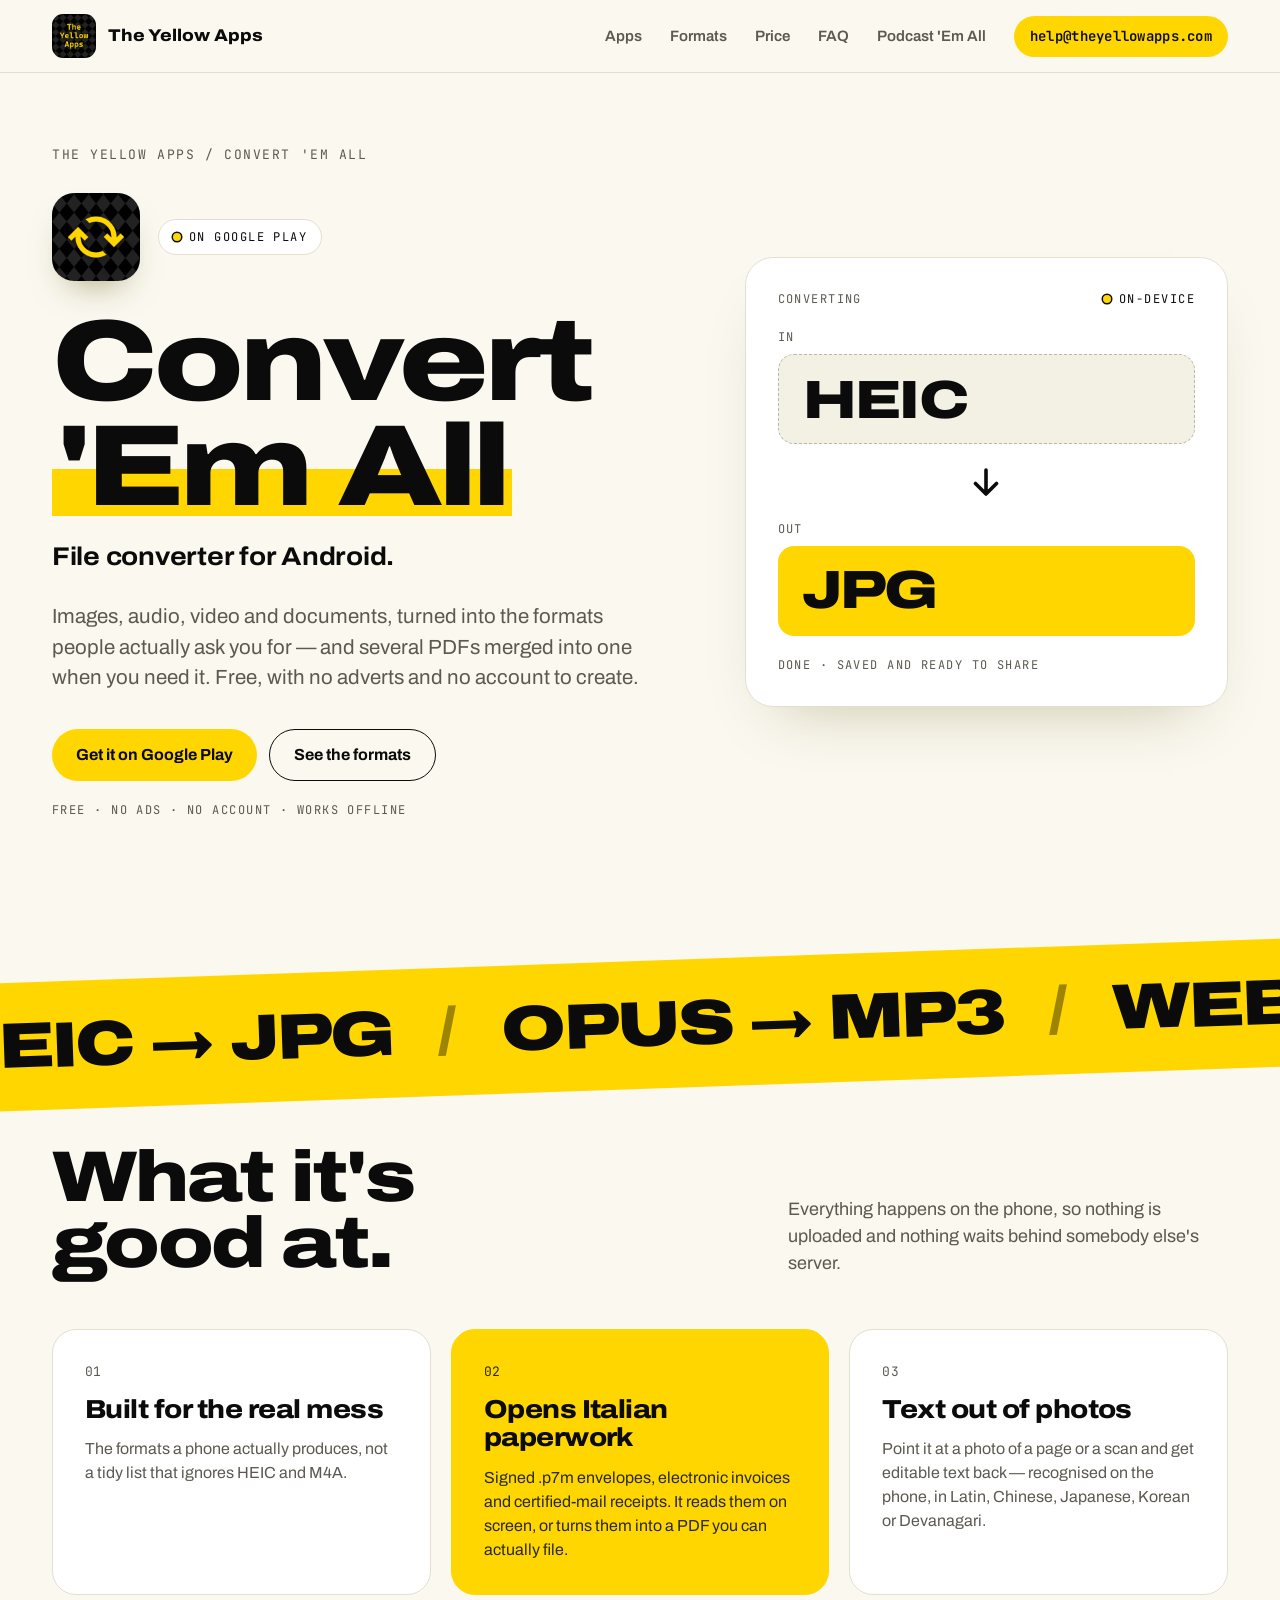
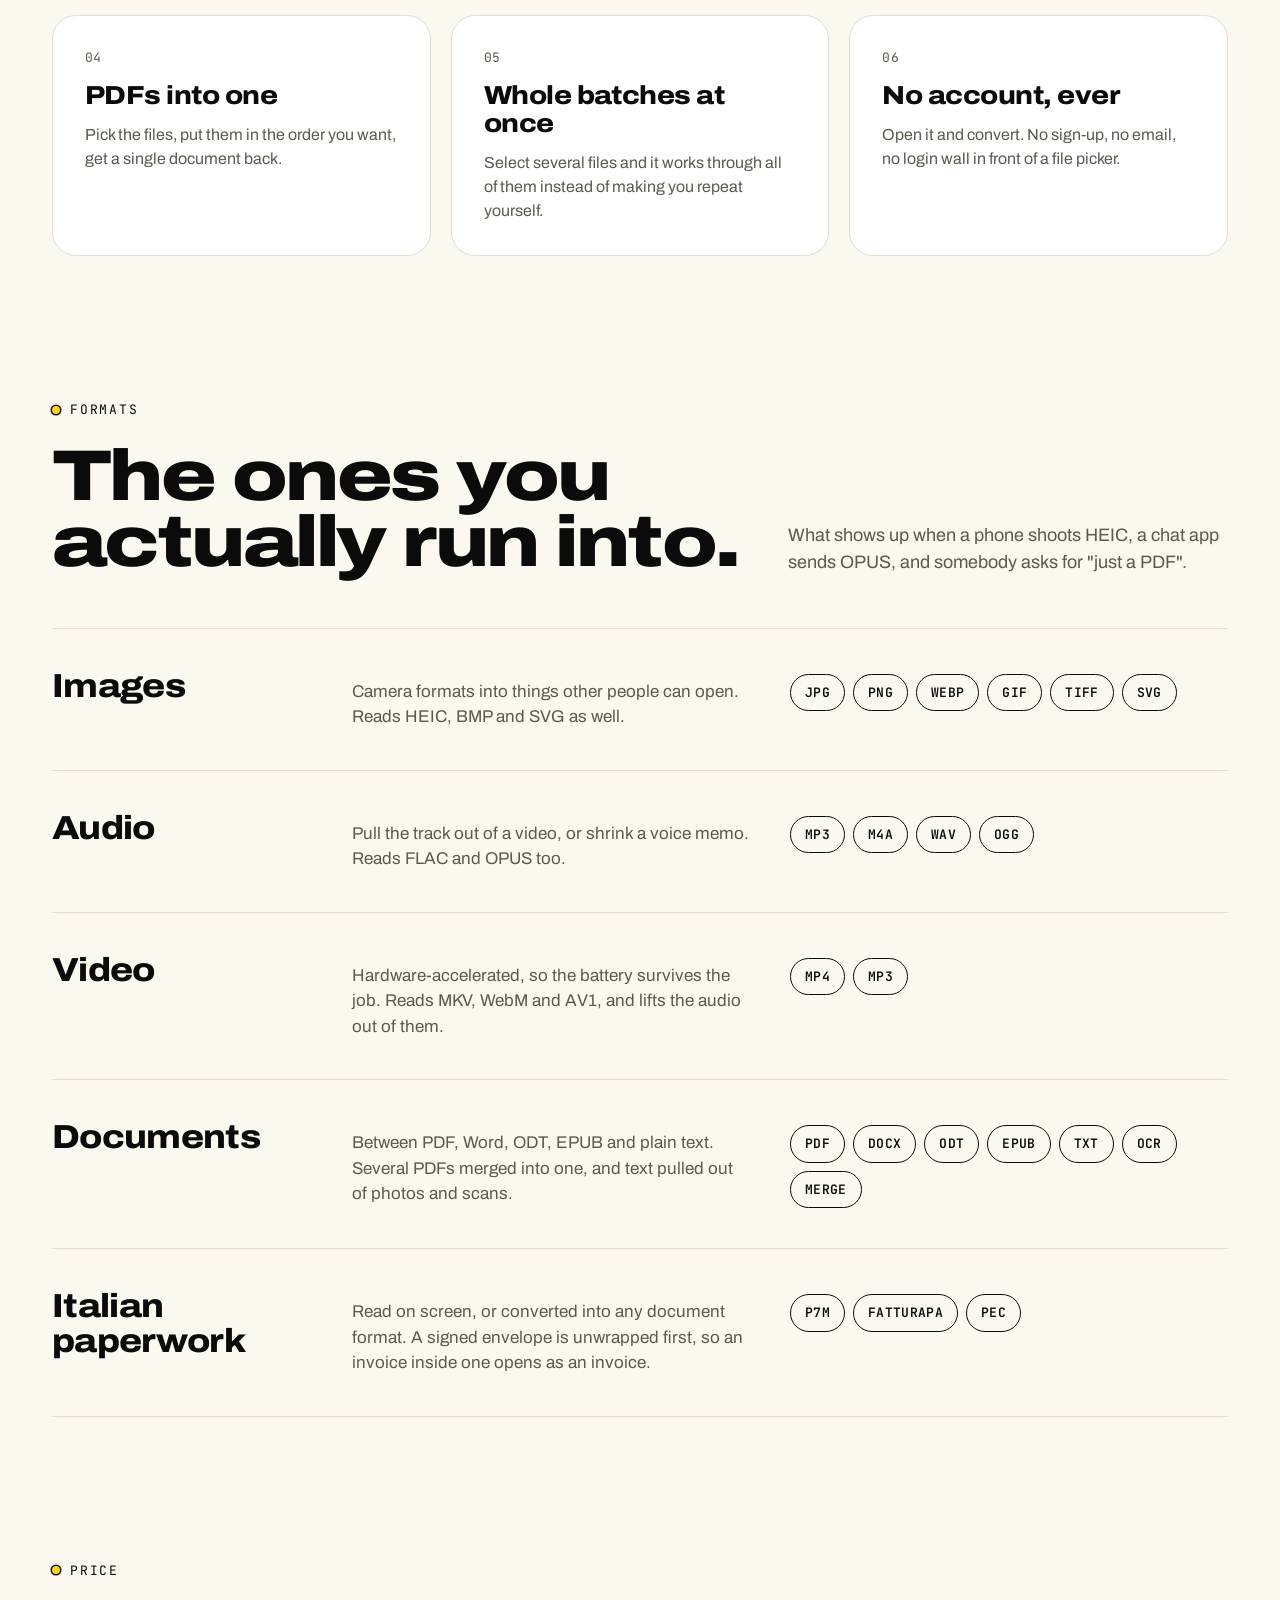
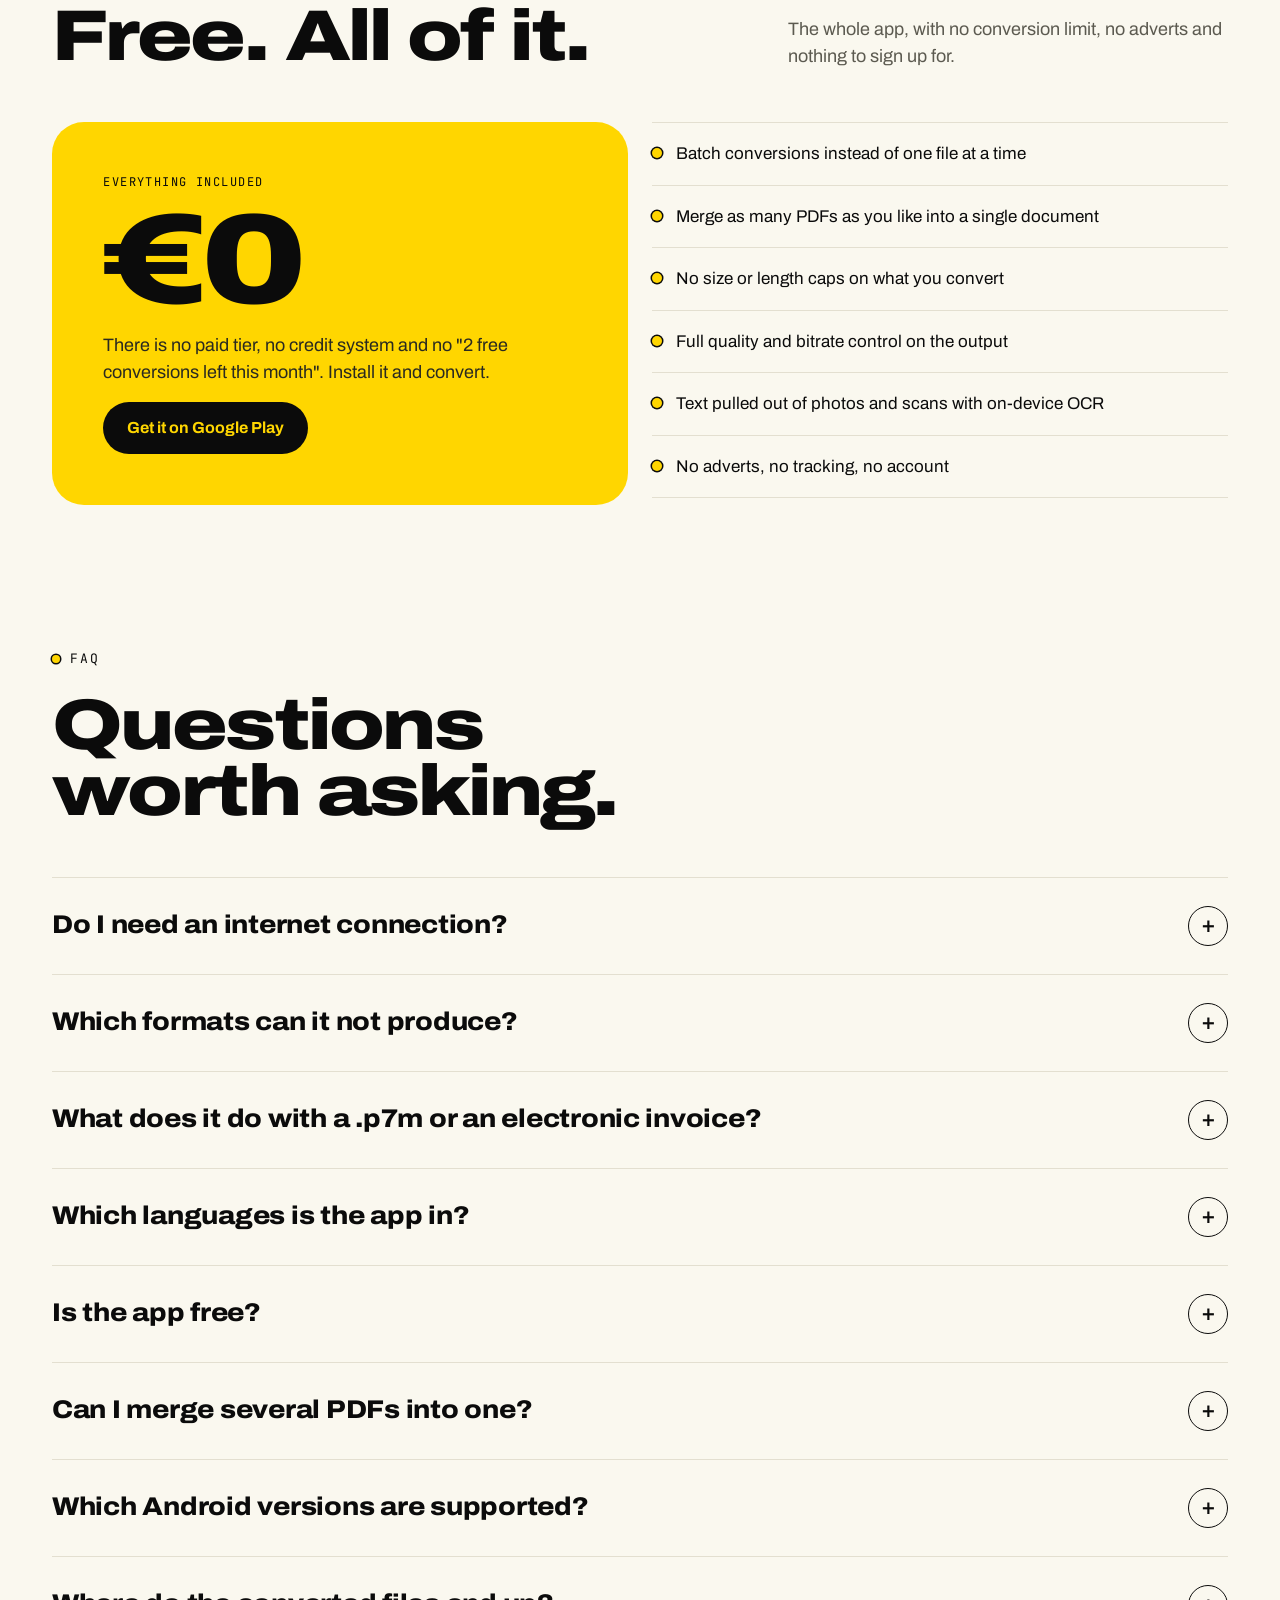
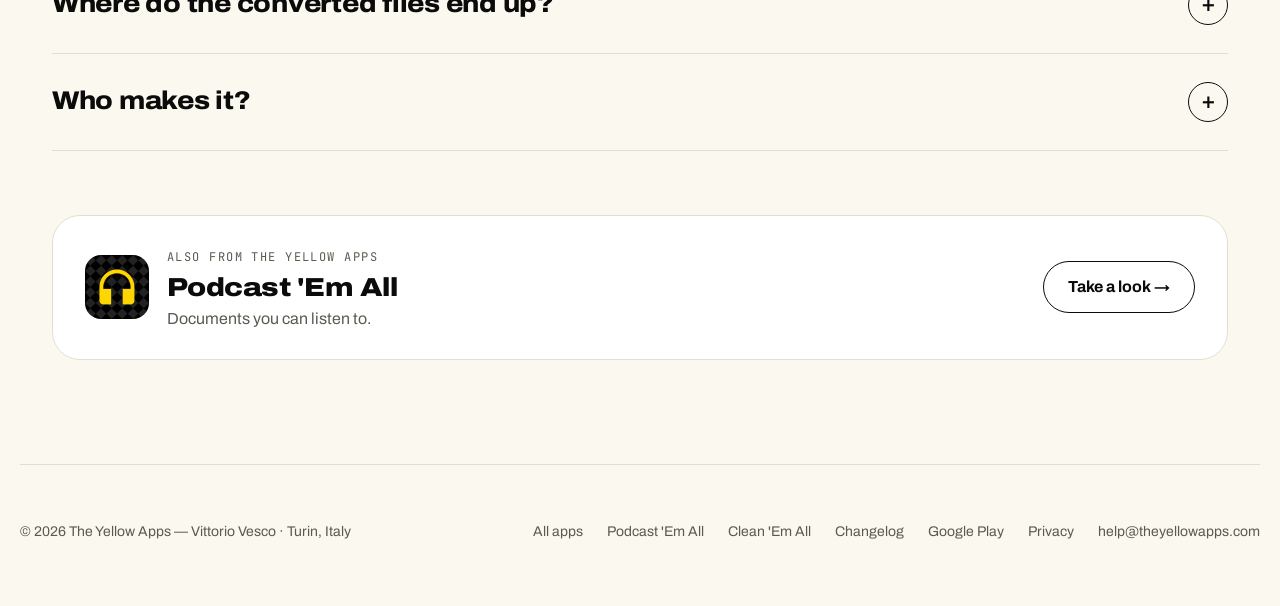
<file: convert-em-all.html>
<!doctype html>
<html lang="en">
<head>
<meta charset="utf-8">
<meta name="viewport" content="width=device-width, initial-scale=1">
<title>Convert 'Em All — file converter for Android</title>
<meta name="description" content="Convert images, audio, video and documents on your Android phone, merge PDFs, and open Italian signed documents and electronic invoices. Free, no adverts, no account.">
<meta name="theme-color" content="#FAF8EF">
<link rel="canonical" href="https://theyellowapps.com/convert-em-all.html">
<link rel="icon" href="/favicon.ico" sizes="any">
<link rel="icon" type="image/png" sizes="256x256" href="/img/the-yellow-apps.png">
<meta property="og:type" content="website">
<meta property="og:url" content="https://theyellowapps.com/convert-em-all.html">
<meta property="og:title" content="Convert 'Em All — file converter for Android">
<meta property="og:description" content="Images, audio, video and documents converted on your phone. Free, no subscription, no adverts.">
<meta property="og:image" content="https://theyellowapps.com/og.png">
<meta name="twitter:card" content="summary_large_image">
<meta property="og:site_name" content="The Yellow Apps">
<meta property="og:locale" content="en_GB">
<meta property="og:image:width" content="1200">
<meta property="og:image:height" content="630">
<meta property="og:image:alt" content="The Yellow Apps — small Android apps that do one job properly">
<link rel="apple-touch-icon" href="https://theyellowapps.com/img/the-yellow-apps.png">
<link rel="preconnect" href="https://fonts.googleapis.com">
<link rel="preconnect" href="https://fonts.gstatic.com" crossorigin>
<link rel="stylesheet" href="https://fonts.googleapis.com/css2?family=Archivo:wdth,wght@62..125,300..900&amp;family=JetBrains+Mono:wght@400;600&amp;display=swap">
<link rel="stylesheet" href="app.css">
</head>
<body>
<div class="root motion-on">
<div class="progress" aria-hidden="true"></div>

<header class="nav">
<div class="wrap nav-in">
<a class="brand" href="/"><img src="/img/the-yellow-apps.png" alt="" width="44" height="44"><span>The Yellow Apps</span></a>
<nav class="links" aria-label="Main">
<a class="l" href="/#apps">Apps</a>
<a class="l" href="#formats">Formats</a>
<a class="l" href="#price">Price</a>
<a class="l" href="#faq">FAQ</a>
<a class="l" href="podcast-em-all.html">Podcast 'Em All</a>
<a class="mailnav mono" href="mailto:help@theyellowapps.com">help@theyellowapps.com</a>
</nav>
</div>
</header>

<main>
<section class="hero">
<div class="wrap hero-grid">
<div>
<p class="crumb mono"><a href="/">The Yellow Apps</a> / Convert 'Em All</p>
<div class="app-id">
<img src="img/convert-em-all.png" alt="Convert 'Em All icon" width="88" height="88">
<span class="pill mono"><span class="dot"></span>On Google Play</span>
</div>
<h1 class="display h1">Convert <span class="hl">'Em All</span></h1>
<p class="tag fade">File converter for Android.</p>
<p class="lede fade">Images, audio, video and documents, turned into the formats people actually ask you for — and several PDFs merged into one when you need it. Free, with no adverts and no account to create.</p>
<div class="ctas fade2">
<a class="btn btn-y" href="https://play.google.com/store/apps/details?id=com.convertthemall.app">Get it on Google Play</a>
<a class="btn btn-o" href="#formats">See the formats</a>
</div>
<p class="facts mono fade2">Free · no ads · no account · works offline</p>
</div>

<div class="demo fade2" role="img" aria-label="Animated example: HEIC becomes JPG, OPUS becomes MP3, WEBM becomes MP4, P7M becomes PDF, on the phone">
<div class="demo-top mono"><span>Converting</span><span class="live"><span class="dot"></span>On-device</span></div>
<div>
<p class="slot-label mono">In</p>
<div class="slot slot-in"><div class="reel"><span>HEIC</span><span>OPUS</span><span>WEBM</span><span>P7M</span><span>HEIC</span></div></div>
</div>
<div class="arrow"><svg viewBox="0 0 24 24" fill="none" stroke="currentColor" stroke-width="2.4" stroke-linecap="round" stroke-linejoin="round" aria-hidden="true"><path d="M12 4v16M5 13l7 7 7-7"/></svg></div>
<div>
<p class="slot-label mono">Out</p>
<div class="slot slot-out"><div class="reel"><span>JPG</span><span>MP3</span><span>MP4</span><span>PDF</span><span>JPG</span></div></div>
</div>
<p class="demo-foot mono">Done · saved and ready to share</p>
</div>
</div>
</section>

<div class="tape-wrap" aria-hidden="true">
<div class="tape"><div class="track">
<span>HEIC → JPG</span><i>/</i><span>OPUS → MP3</span><i>/</i><span>WEBM → MP4</span><i>/</i><span>P7M → PDF</span><i>/</i><span>PDF + PDF</span><i>/</i>
<span>HEIC → JPG</span><i>/</i><span>OPUS → MP3</span><i>/</i><span>WEBM → MP4</span><i>/</i><span>P7M → PDF</span><i>/</i><span>PDF + PDF</span><i>/</i>
</div></div>
</div>

<section class="sec" style="padding-top:40px">
<div class="wrap">
<div class="sec-head rv">
<h2 class="display h2">What it's<br>good at.</h2>
<p class="sub">Everything happens on the phone, so nothing is uploaded and nothing waits behind somebody else's server.</p>
</div>
<div class="feats">
<article class="feat rv"><span class="n mono">01</span><h3>Built for the real mess</h3><p>The formats a phone actually produces, not a tidy list that ignores HEIC and M4A.</p></article>
<article class="feat y rv"><span class="n mono">02</span><h3>Opens Italian paperwork</h3><p>Signed .p7m envelopes, electronic invoices and certified-mail receipts. It reads them on screen, or turns them into a PDF you can actually file.</p></article>
<article class="feat rv"><span class="n mono">03</span><h3>Text out of photos</h3><p>Point it at a photo of a page or a scan and get editable text back — recognised on the phone, in Latin, Chinese, Japanese, Korean or Devanagari.</p></article>
<article class="feat rv"><span class="n mono">04</span><h3>PDFs into one</h3><p>Pick the files, put them in the order you want, get a single document back.</p></article>
<article class="feat rv"><span class="n mono">05</span><h3>Whole batches at once</h3><p>Select several files and it works through all of them instead of making you repeat yourself.</p></article>
<article class="feat rv"><span class="n mono">06</span><h3>No account, ever</h3><p>Open it and convert. No sign-up, no email, no login wall in front of a file picker.</p></article>
</div>
</div>
</section>

<section class="sec" id="formats" style="padding-top:40px">
<div class="wrap">
<div class="sec-head rv">
<div>
<p class="eyebrow mono"><span class="dot"></span>Formats</p>
<h2 class="display h2">The ones you<br>actually run into.</h2>
</div>
<p class="sub">What shows up when a phone shoots HEIC, a chat app sends OPUS, and somebody asks for "just a PDF".</p>
</div>
<div class="rows">
<div class="row rv"><h3>Images</h3><p>Camera formats into things other people can open. Reads HEIC, BMP and SVG as well.</p><div class="chips mono"><span class="chip">JPG</span><span class="chip">PNG</span><span class="chip">WEBP</span><span class="chip">GIF</span><span class="chip">TIFF</span><span class="chip">SVG</span></div></div>
<div class="row rv"><h3>Audio</h3><p>Pull the track out of a video, or shrink a voice memo. Reads FLAC and OPUS too.</p><div class="chips mono"><span class="chip">MP3</span><span class="chip">M4A</span><span class="chip">WAV</span><span class="chip">OGG</span></div></div>
<div class="row rv"><h3>Video</h3><p>Hardware-accelerated, so the battery survives the job. Reads MKV, WebM and AV1, and lifts the audio out of them.</p><div class="chips mono"><span class="chip">MP4</span><span class="chip">MP3</span></div></div>
<div class="row rv"><h3>Documents</h3><p>Between PDF, Word, ODT, EPUB and plain text. Several PDFs merged into one, and text pulled out of photos and scans.</p><div class="chips mono"><span class="chip">PDF</span><span class="chip">DOCX</span><span class="chip">ODT</span><span class="chip">EPUB</span><span class="chip">TXT</span><span class="chip">OCR</span><span class="chip">MERGE</span></div></div>
<div class="row rv"><h3>Italian paperwork</h3><p>Read on screen, or converted into any document format. A signed envelope is unwrapped first, so an invoice inside one opens as an invoice.</p><div class="chips mono"><span class="chip">P7M</span><span class="chip">FATTURAPA</span><span class="chip">PEC</span></div></div>
</div>
</div>
</section>

<section class="sec" id="price" style="padding-top:40px">
<div class="wrap">
<div class="sec-head rv">
<div>
<p class="eyebrow mono"><span class="dot"></span>Price</p>
<h2 class="display h2">Free. All of it.</h2>
</div>
<p class="sub">The whole app, with no conversion limit, no adverts and nothing to sign up for.</p>
</div>
<div class="price">
<div class="bigprice rv">
<span class="mono" style="font-size:12px;text-transform:uppercase;letter-spacing:.12em">Everything included</span>
<span class="v">€0</span>
<p>There is no paid tier, no credit system and no "2 free conversions left this month". Install it and convert.</p>
<a class="btn btn-k" href="https://play.google.com/store/apps/details?id=com.convertthemall.app">Get it on Google Play</a>
</div>
<ul class="list rv">
<li>Batch conversions instead of one file at a time</li>
<li>Merge as many PDFs as you like into a single document</li>
<li>No size or length caps on what you convert</li>
<li>Full quality and bitrate control on the output</li>
<li>Text pulled out of photos and scans with on-device OCR</li>
<li>No adverts, no tracking, no account</li>
</ul>
</div>
</div>
</section>

<section class="sec" id="faq" style="padding-top:40px">
<div class="wrap">
<div class="sec-head rv">
<div>
<p class="eyebrow mono"><span class="dot"></span>FAQ</p>
<h2 class="display h2">Questions<br>worth asking.</h2>
</div>
</div>
<div class="faq rv">
<details><summary>Do I need an internet connection?<span class="plus" aria-hidden="true">+</span></summary><div class="a"><p>No. Every conversion runs on your phone and works in aeroplane mode — no file, file name or file content ever leaves the device. Three optional pieces do contact Google when they can: the text-recognition model downloads once the first time you use OCR, the interface font is fetched on first launch, and the “rate this app” prompt is served by Google Play. None of them carry anything about your files, and with no connection the app simply skips them.</p></div></details>
<details><summary>Which formats can it not produce?<span class="plus" aria-hidden="true">+</span></summary><div class="a"><p>It writes MP4 for video and MP3, M4A, WAV or OGG for audio. It happily reads MKV, WebM, AV1, FLAC and OPUS, and will pull the audio track out of them, but it cannot write those containers — that needs an encoder the app does not ship. AAC and 3GP are not supported in either direction. On the image and document side there is no such gap.</p></div></details>
<details><summary>What does it do with a .p7m or an electronic invoice?<span class="plus" aria-hidden="true">+</span></summary><div class="a"><p>A .p7m is an envelope around a signed document, and most phones refuse to open it. Convert ’Em All unwraps it and shows you what is inside — a PDF preview, or the invoice laid out as an invoice rather than as XML. From there it converts to PDF, Word, ODT, EPUB, HTML, Markdown or plain text like anything else. The same goes for a FatturaPA invoice and for a PEC receipt, where it reads the daticert.xml that actually carries the certified timestamp.</p><p>It does not verify the signature. It opens the envelope; it does not check certificates and will never tell you a signature is genuine. Use the official tools for that.</p></div></details>
<details><summary>Which languages is the app in?<span class="plus" aria-hidden="true">+</span></summary><div class="a"><p>English, Italian, Spanish, French, German and Portuguese. It follows your phone’s language on its own, asks once when you first open it, and lets you change your mind in Settings at any time.</p></div></details>
<details><summary>Is the app free?<span class="plus" aria-hidden="true">+</span></summary><div class="a"><p>Yes. Every conversion is free, with no limit, no adverts and no account to create.</p></div></details>
<details><summary>Can I merge several PDFs into one?<span class="plus" aria-hidden="true">+</span></summary><div class="a"><p>Yes. Pick the files you want, put them in the order you need, and the app writes them out as a single document.</p></div></details>
<details><summary>Which Android versions are supported?<span class="plus" aria-hidden="true">+</span></summary><div class="a"><p>Android 7.0 and newer. Video work uses the phone's own hardware encoder, so speed depends mostly on the device.</p></div></details>
<details><summary>Where do the converted files end up?<span class="plus" aria-hidden="true">+</span></summary><div class="a"><p>In your Downloads folder by default, ready to share from any app. You can also pick a different location through the system file picker when you save.</p></div></details>
<details><summary>Who makes it?<span class="plus" aria-hidden="true">+</span></summary><div class="a"><p>Convert 'Em All is built and maintained by Vittorio Vesco, an independent Android developer in Turin working solo under the name The Yellow Apps. Bug reports go straight to the person who writes the code: <a href="mailto:help@theyellowapps.com">help@theyellowapps.com</a>.</p></div></details>
</div>

<a class="other rv" href="podcast-em-all.html" style="margin-top:64px">
<span class="who"><img src="img/podcast-em-all.png" alt="" width="64" height="64"><span><span class="mono" style="font-size:12px;text-transform:uppercase;letter-spacing:.12em">Also from The Yellow Apps</span><b>Podcast 'Em All</b><span>Documents you can listen to.</span></span></span>
<span class="btn btn-o">Take a look →</span>
</a>
</div>
</section>
</main>

<footer class="wrap foot">
<span>© 2026 The Yellow Apps — Vittorio Vesco · Turin, Italy</span>
<nav aria-label="Footer">
<a href="/">All apps</a>
<a href="podcast-em-all.html">Podcast 'Em All</a>
<a href="clean-em-all.html">Clean 'Em All</a>
<a href="changelog.html">Changelog</a>
<a href="https://play.google.com/store/apps/details?id=com.convertthemall.app">Google Play</a>
<a href="privacy/convert-em-all.html">Privacy</a>
<a href="mailto:help@theyellowapps.com">help@theyellowapps.com</a>
</nav>
</footer>
</div>

<script type="application/ld+json">
{
  "@context":"https://schema.org",
  "@type":"FAQPage",
  "mainEntity":[
    {"@type":"Question","name":"How much does Convert 'Em All cost?",
     "acceptedAnswer":{"@type":"Answer","text":"It is free. Every conversion is free, with no limit, no adverts and no account to create."}},
    {"@type":"Question","name":"Do I need an internet connection?",
     "acceptedAnswer":{"@type":"Answer","text":"No. Every conversion runs on the phone and works in aeroplane mode; no file, file name or file content leaves the device. The text-recognition model, the interface font and the Play Store review prompt are the only optional pieces that contact Google, and none of them carry anything about your files."}},
    {"@type":"Question","name":"What does Convert 'Em All do with a .p7m or an electronic invoice?",
     "acceptedAnswer":{"@type":"Answer","text":"It unwraps the signed envelope and shows what is inside, then converts it to PDF, Word, ODT, EPUB, HTML, Markdown or plain text. It reads FatturaPA invoices and PEC receipts the same way. It does not verify signatures."}},
    {"@type":"Question","name":"Which languages is Convert 'Em All available in?",
     "acceptedAnswer":{"@type":"Answer","text":"English, Italian, Spanish, French, German and Portuguese. The app follows the phone language and can be changed in Settings."}},
    {"@type":"Question","name":"Which formats can it not produce?",
     "acceptedAnswer":{"@type":"Answer","text":"It writes MP4 for video and MP3, M4A, WAV or OGG for audio. It reads MKV, WebM, AV1, FLAC and OPUS and can extract their audio, but cannot write those containers. AAC and 3GP are not supported in either direction."}},
    {"@type":"Question","name":"Can I merge several PDFs into one?",
     "acceptedAnswer":{"@type":"Answer","text":"Yes. Pick the PDF files you want, put them in the order you need, and the app writes them out as a single document."}},
    {"@type":"Question","name":"Which Android versions are supported?",
     "acceptedAnswer":{"@type":"Answer","text":"Android 7.0 and newer. Video work uses the phone's own hardware encoder."}},
    {"@type":"Question","name":"Who makes Convert 'Em All?",
     "acceptedAnswer":{"@type":"Answer","text":"Vittorio Vesco, an independent Android developer based in Turin, Italy, working solo under the name The Yellow Apps."}}
  ]
}
</script>
<script type="application/ld+json">
{
  "@context":"https://schema.org",
  "@type":"SoftwareApplication",
  "name":"Convert 'Em All",
  "operatingSystem":"Android 7.0+",
  "applicationCategory":"UtilitiesApplication",
  "description":"Free file converter for Android. Converts images, audio, video and documents on the phone, merges PDFs, and reads text from photos with on-device OCR.",
  "installUrl":"https://play.google.com/store/apps/details?id=com.convertthemall.app",
  "author":{"@type":"Person","name":"Vittorio Vesco"},
  "publisher":{"@type":"Organization","@id":"https://theyellowapps.com/#org","name":"The Yellow Apps","url":"https://theyellowapps.com/"},
  "url":"https://theyellowapps.com/convert-em-all.html",
  "image":"https://theyellowapps.com/img/convert-em-all.png",
  "inLanguage":["en","it","es","fr","de","pt"],
  "offers":{"@type":"Offer","price":"0","priceCurrency":"EUR","description":"Free, no in-app purchases"}
}
</script>
<script type="application/ld+json">
{
 "@context": "https://schema.org",
 "@type": "BreadcrumbList",
 "itemListElement": [
  {
   "@type": "ListItem",
   "position": 1,
   "name": "The Yellow Apps",
   "item": "https://theyellowapps.com/"
  },
  {
   "@type": "ListItem",
   "position": 2,
   "name": "Convert 'Em All",
   "item": "https://theyellowapps.com/convert-em-all.html"
  }
 ]
}
</script>
</body>
</html>
</file>
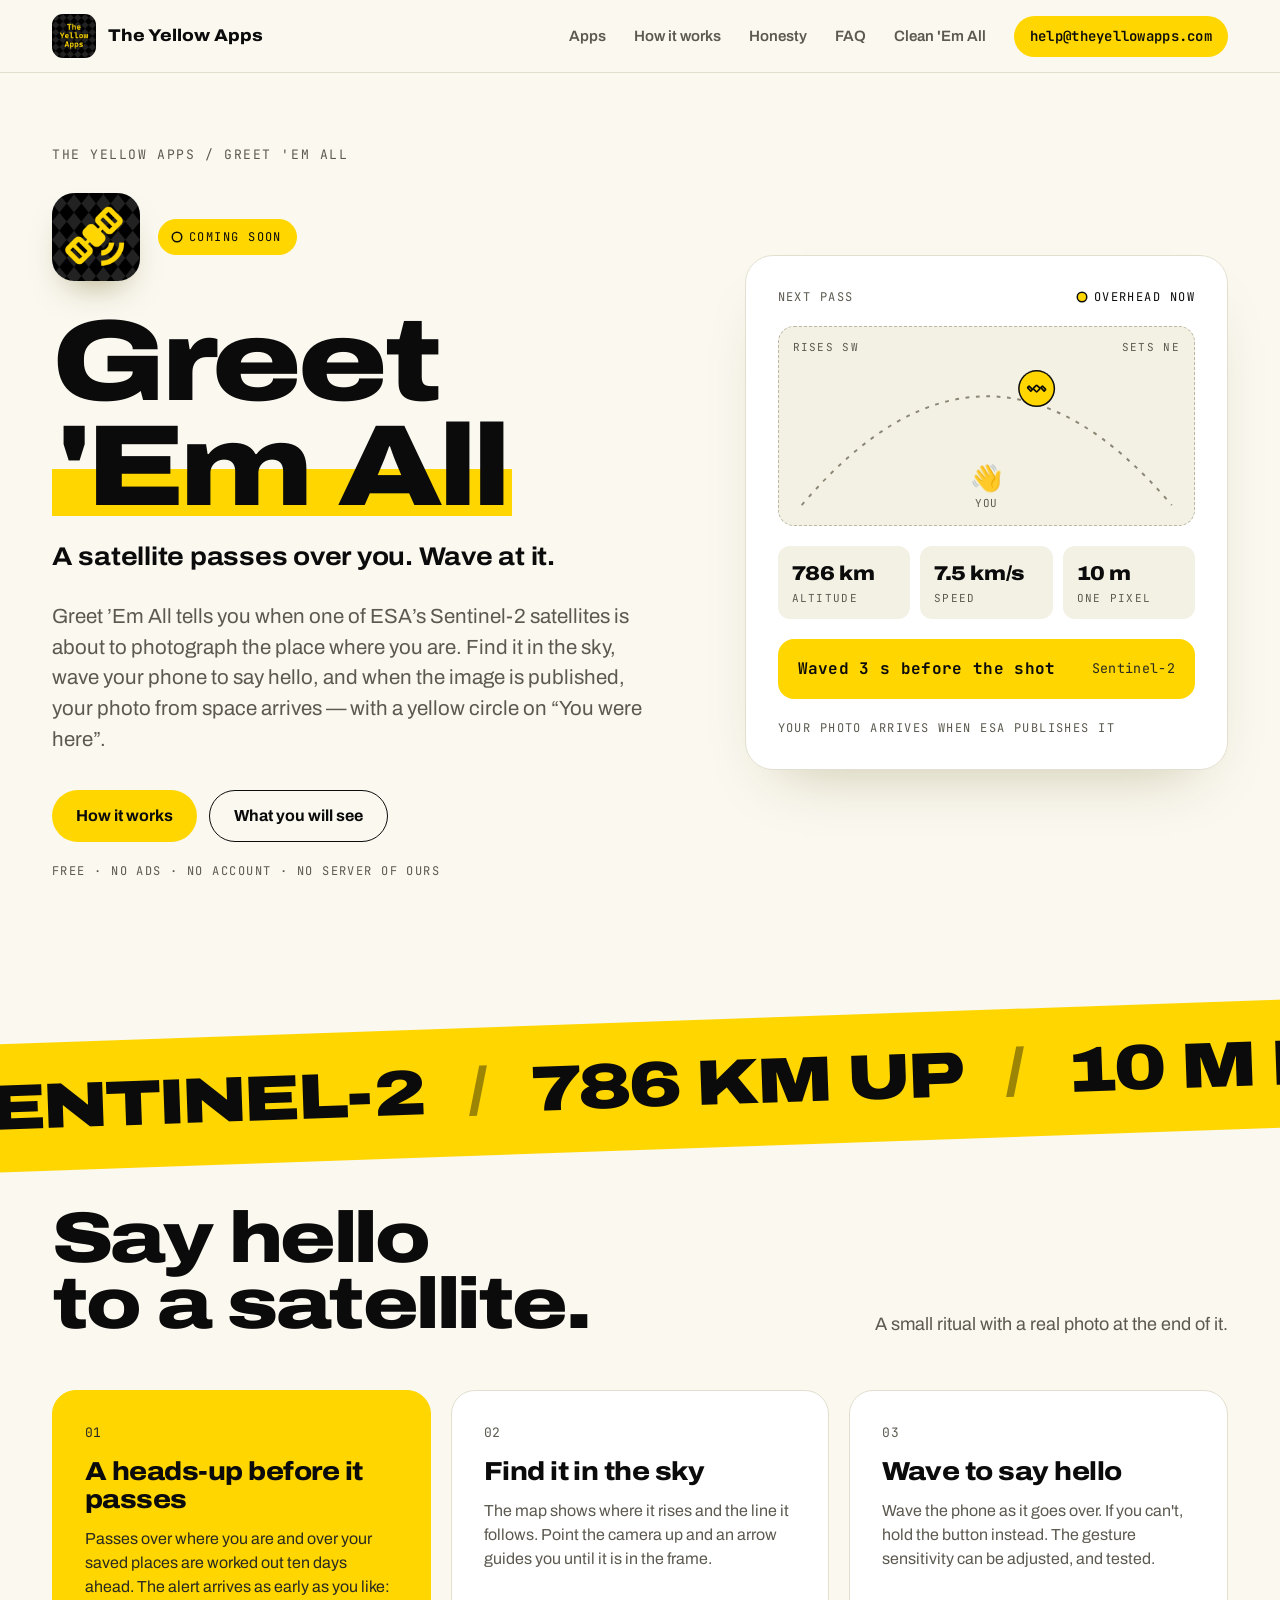
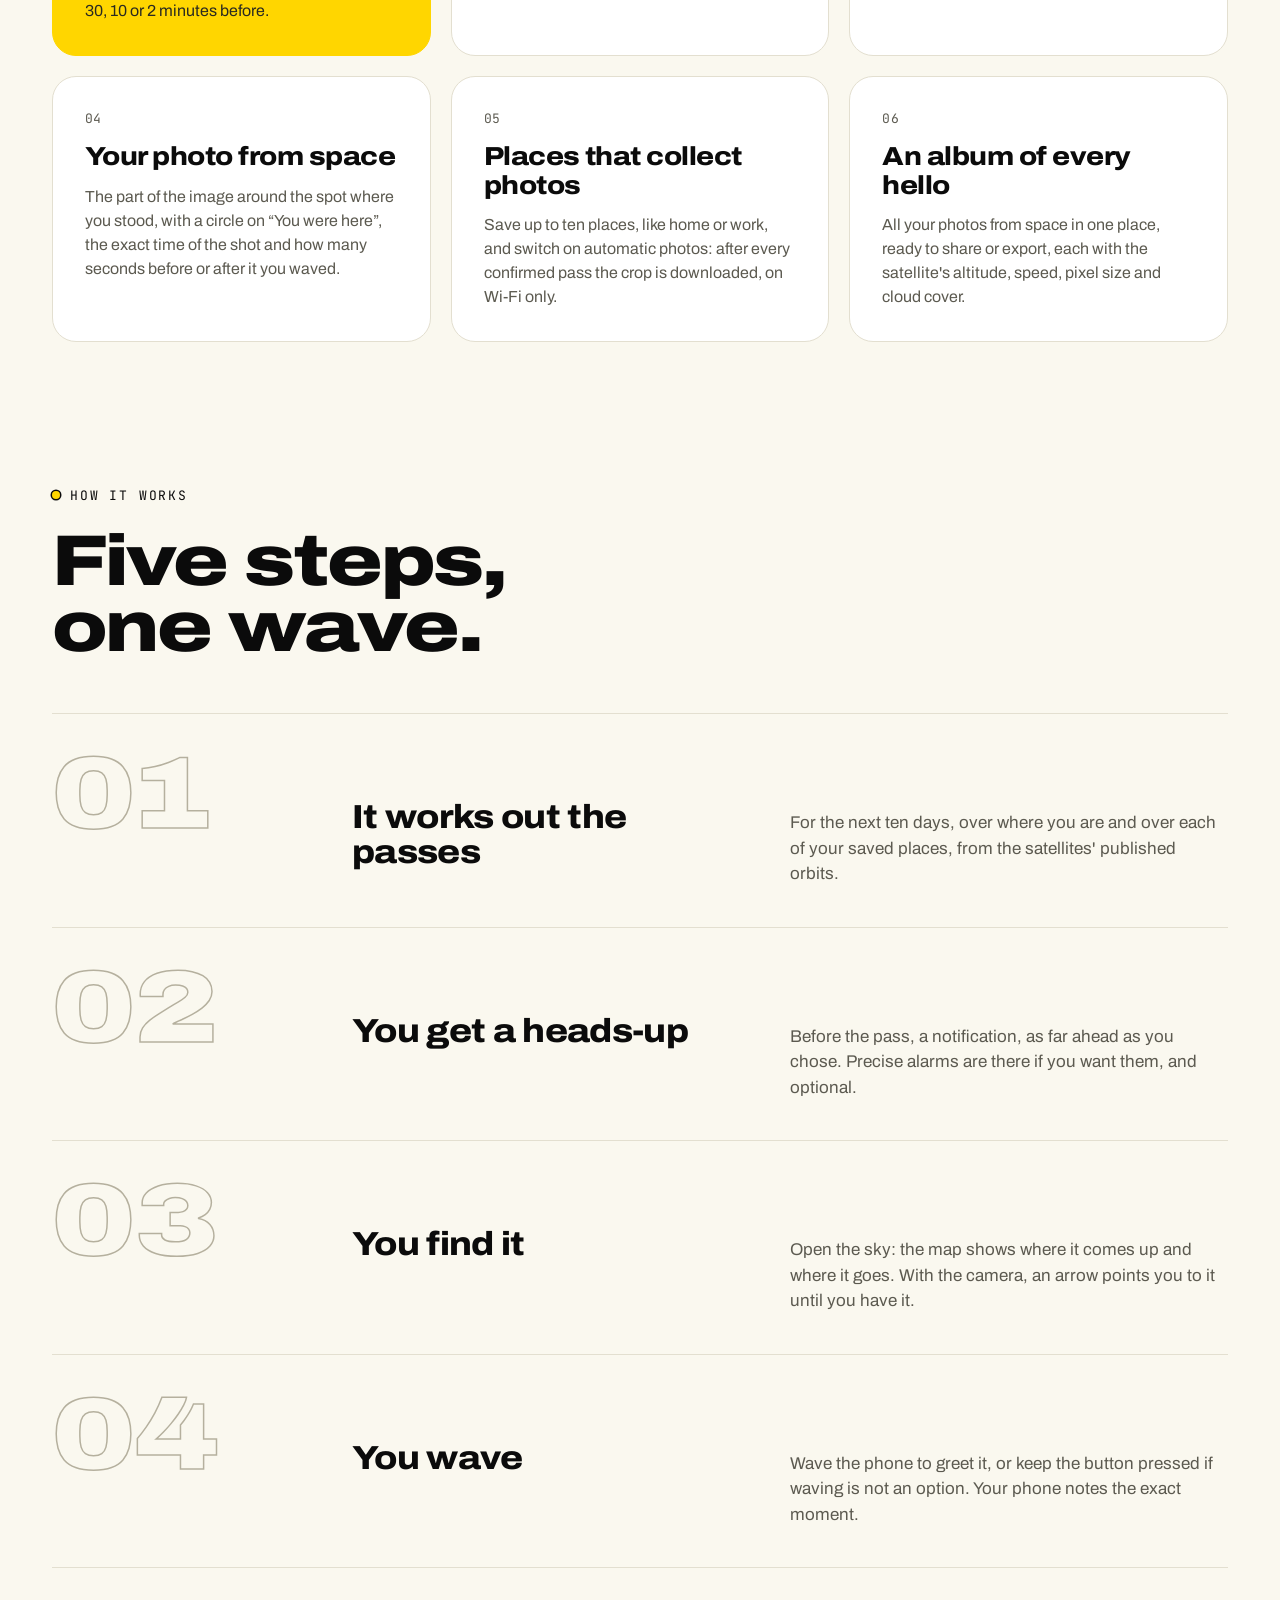
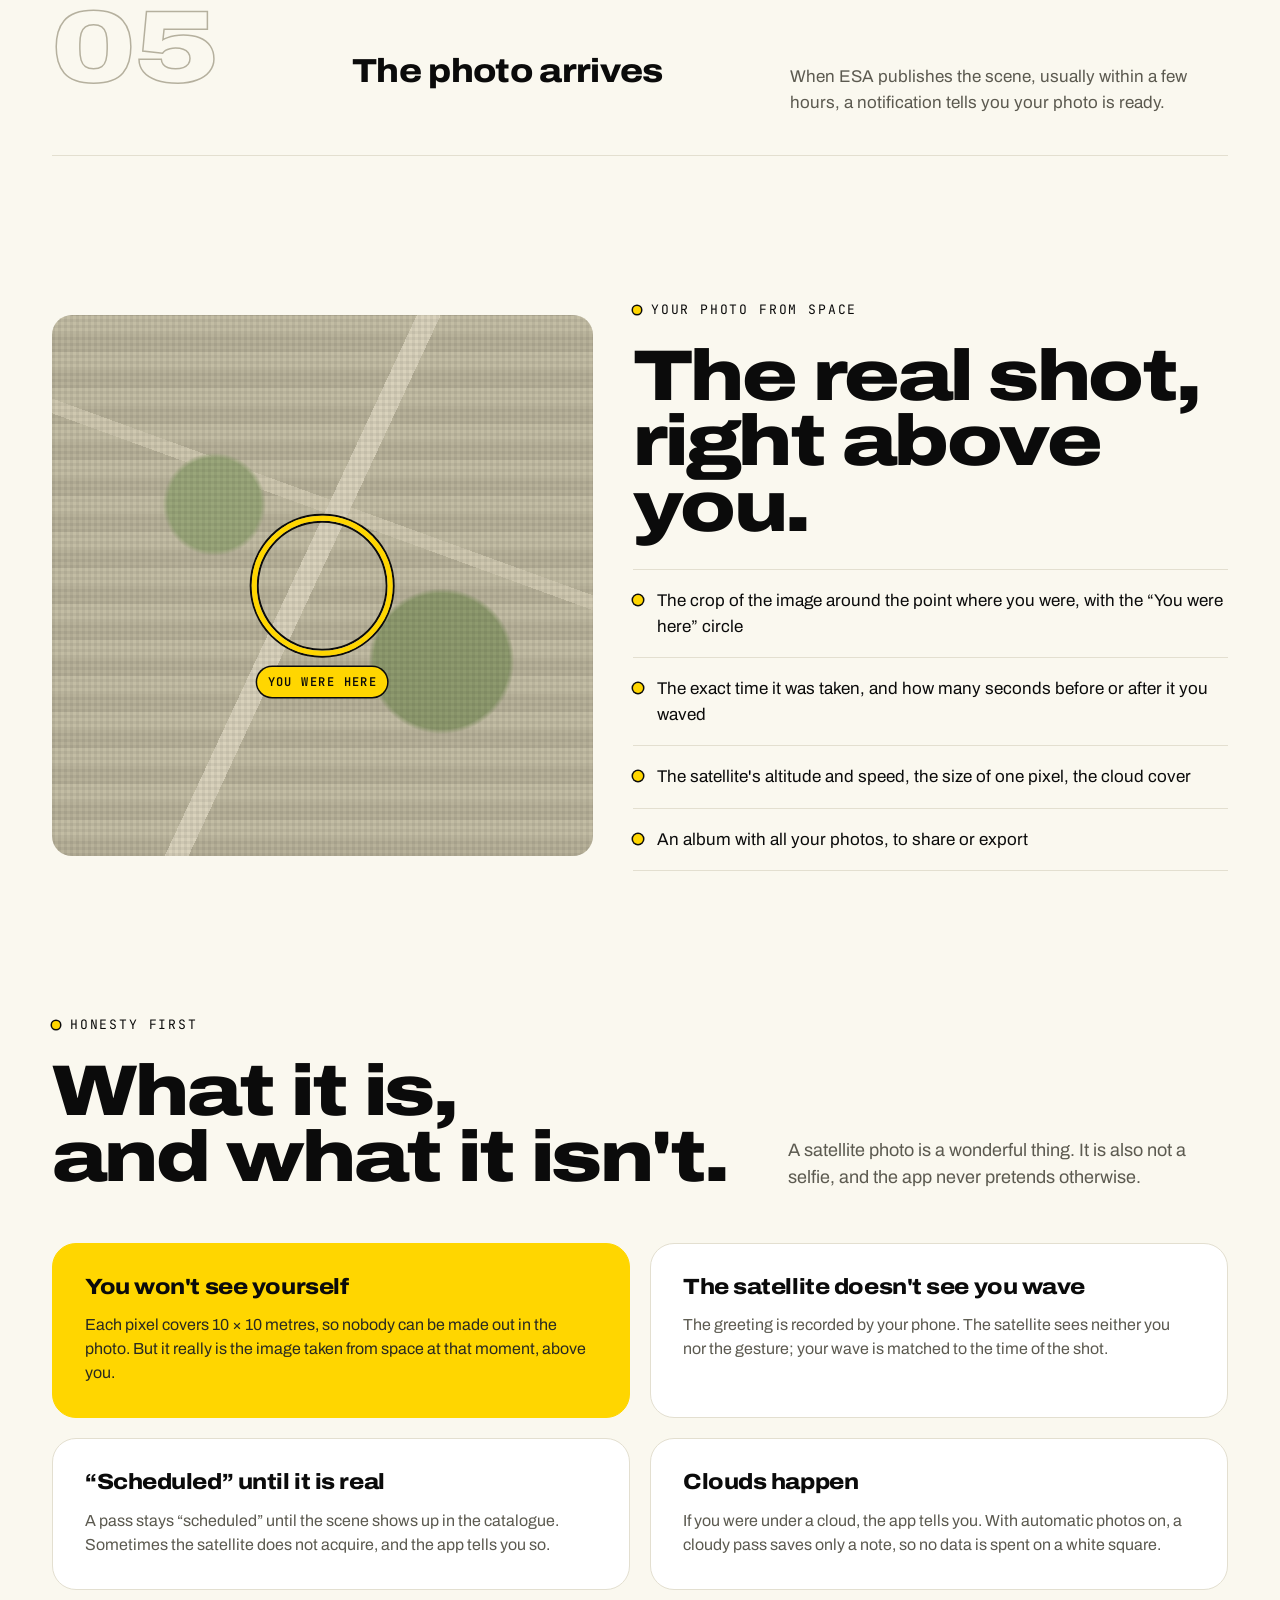
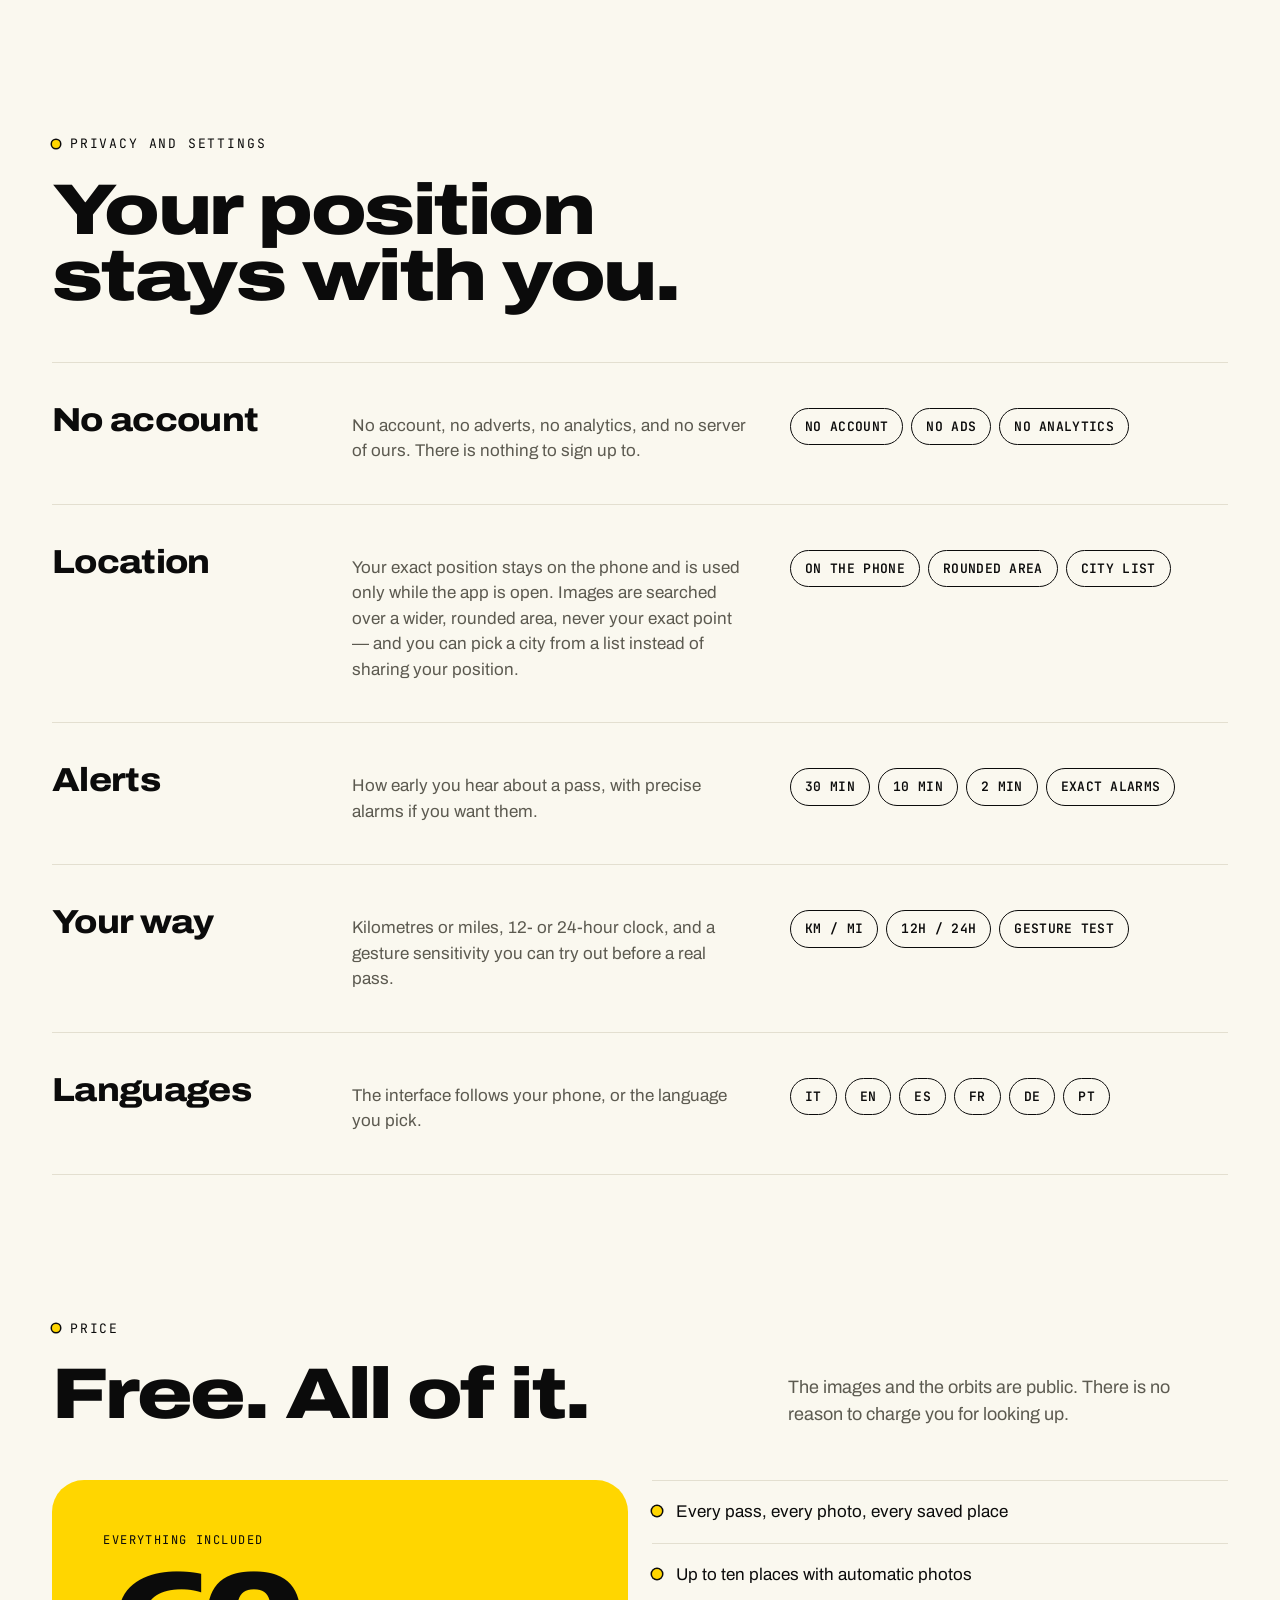
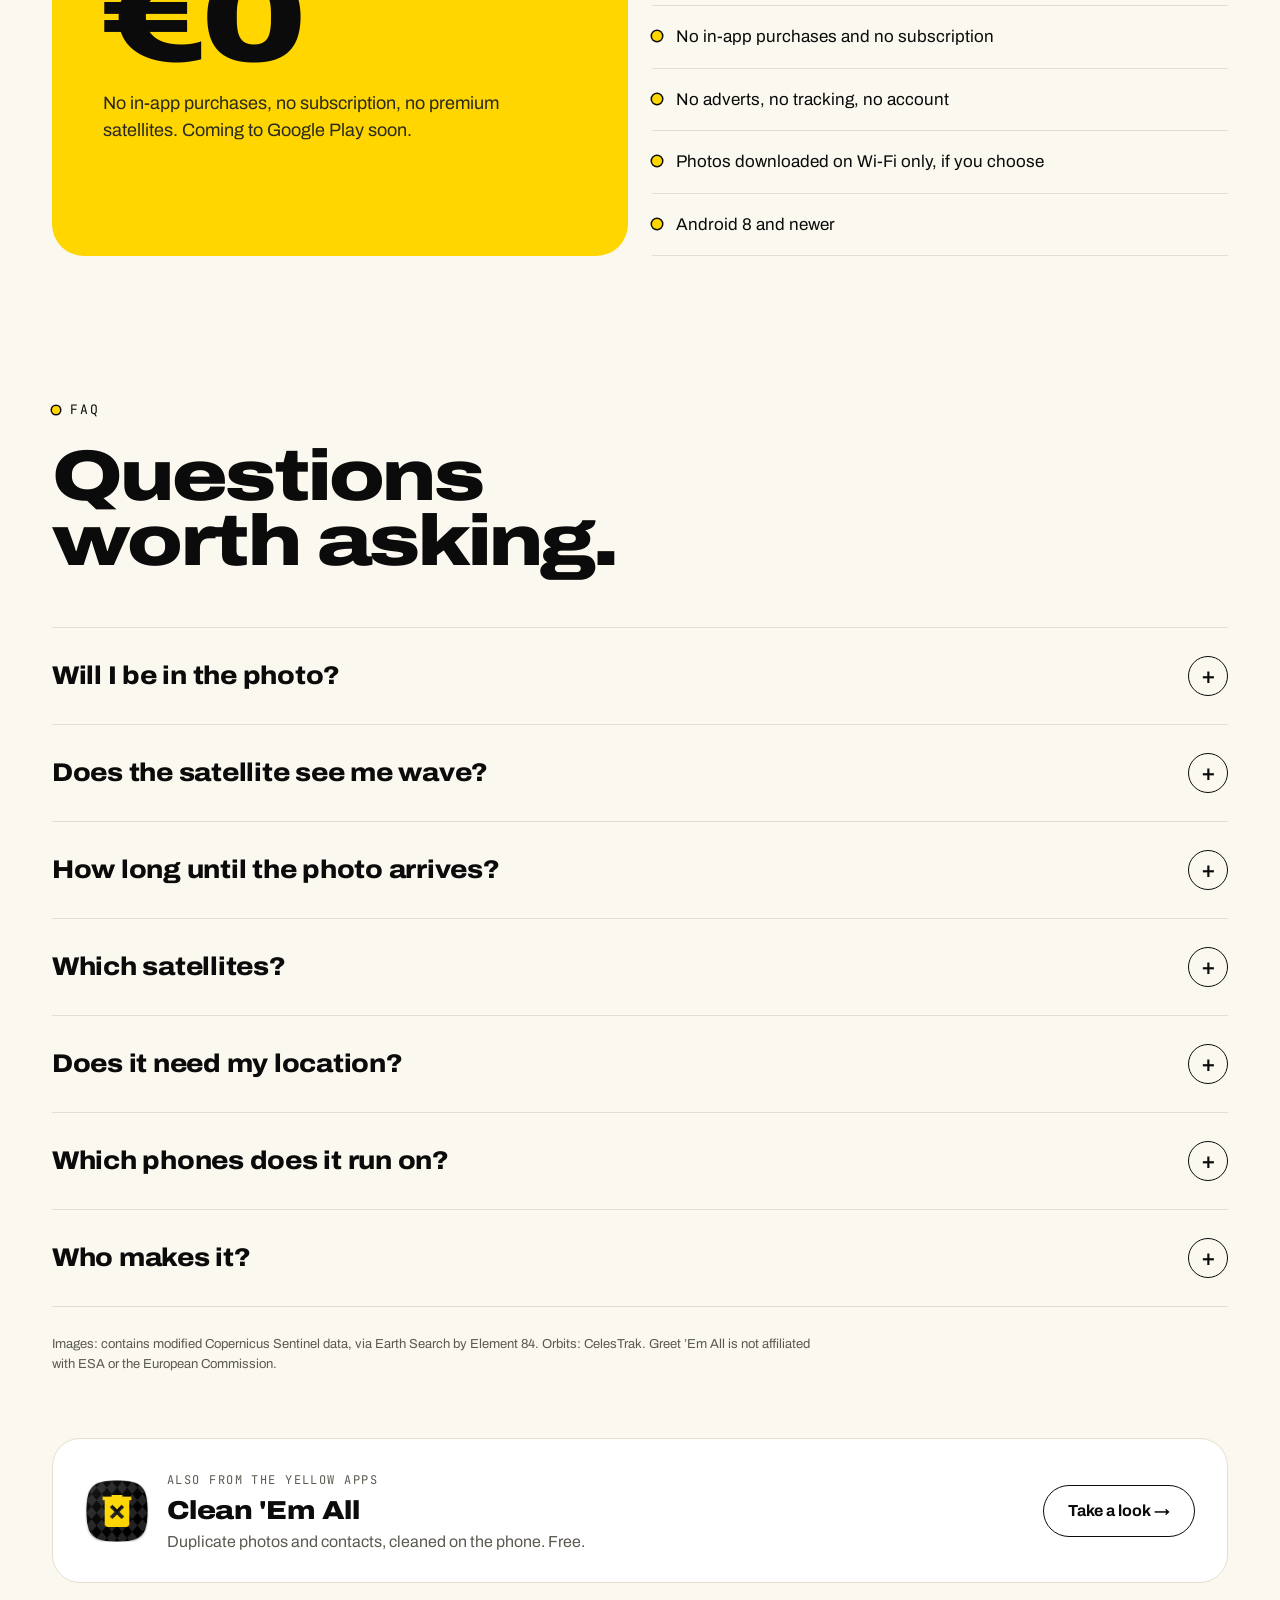
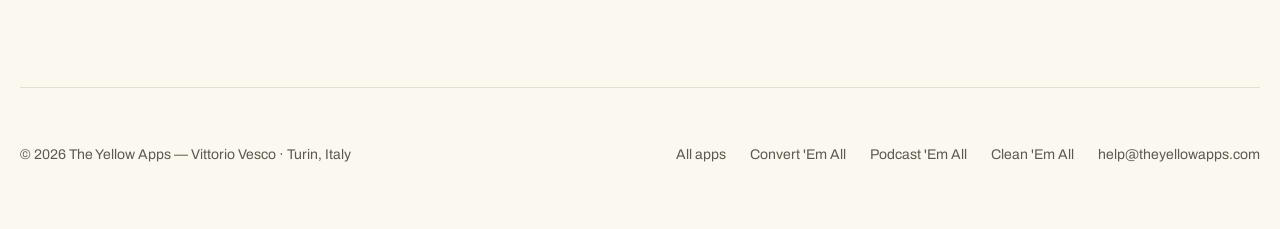
<file: greet-em-all.html>
<!doctype html>
<html lang="en">
<head>
<meta charset="utf-8">
<meta name="viewport" content="width=device-width, initial-scale=1">
<title>Greet 'Em All — wave at a satellite, get your photo from space</title>
<meta name="description" content="Greet 'Em All tells you when an ESA Sentinel-2 satellite is about to pass over you. Find it in the sky, wave, and get the image it took of that exact spot, with a circle on where you were. Free, for Android.">
<meta name="theme-color" content="#FAF8EF">
<link rel="canonical" href="https://theyellowapps.com/greet-em-all.html">
<link rel="icon" href="/favicon.ico" sizes="any">
<link rel="icon" type="image/png" sizes="256x256" href="/img/the-yellow-apps.png">
<meta property="og:type" content="website">
<meta property="og:url" content="https://theyellowapps.com/greet-em-all.html">
<meta property="og:title" content="Greet 'Em All — wave at a satellite, get your photo from space">
<meta property="og:description" content="A Sentinel-2 satellite passes over you. Wave at it, and get the photo it took right above you at that moment.">
<meta property="og:image" content="https://theyellowapps.com/og.png">
<meta name="twitter:card" content="summary_large_image">
<meta property="og:site_name" content="The Yellow Apps">
<meta property="og:locale" content="en_GB">
<meta property="og:image:width" content="1200">
<meta property="og:image:height" content="630">
<meta property="og:image:alt" content="The Yellow Apps — small Android apps that do one job properly">
<link rel="apple-touch-icon" href="https://theyellowapps.com/img/the-yellow-apps.png">
<link rel="preconnect" href="https://fonts.googleapis.com">
<link rel="preconnect" href="https://fonts.gstatic.com" crossorigin>
<link rel="stylesheet" href="https://fonts.googleapis.com/css2?family=Archivo:wdth,wght@62..125,300..900&amp;family=JetBrains+Mono:wght@400;600&amp;display=swap">
<link rel="stylesheet" href="app.css">
<style>
/* hero demo: a pass across the sky, then the photo */
.sky{position:relative;height:200px;border-radius:16px;background:var(--stage);border:1.5px dashed #BDB8A5;overflow:hidden}
.sky svg.arc{position:absolute;inset:0;width:100%;height:100%}
.sky .sat{position:absolute;left:0;top:0;width:34px;height:34px;margin:-17px 0 0 -17px;offset-path:path("M 24 180 Q 220 -40 416 180");offset-rotate:0deg;offset-distance:62%;display:flex;align-items:center;justify-content:center;background:var(--y);border-radius:50%;box-shadow:0 0 0 1.5px var(--ink)}
.sky .sat svg{width:20px;height:20px}
.sky .you{position:absolute;left:50%;bottom:14px;transform:translateX(-50%);display:flex;flex-direction:column;align-items:center;gap:4px;font-size:11px;letter-spacing:.12em;text-transform:uppercase;color:var(--mute)}
.sky .hand{font-size:26px;line-height:1;transform-origin:70% 90%}
.sky .lbl{position:absolute;font-size:11px;letter-spacing:.12em;text-transform:uppercase;color:var(--mute)}
.stats3{display:grid;grid-template-columns:repeat(3,minmax(0,1fr));gap:10px}
.stats3 div{background:var(--stage);border-radius:12px;padding:12px 14px;display:flex;flex-direction:column;gap:2px}
.stats3 b{font-size:20px;font-weight:850;font-stretch:115%;letter-spacing:-.02em}
.stats3 span{font-size:11px;color:var(--mute);text-transform:uppercase;letter-spacing:.12em}
/* "you were here" photo */
.shotmap{position:relative;aspect-ratio:1;border-radius:20px;overflow:hidden;background:
 radial-gradient(circle at 30% 35%,#9AA67A 0 9%,transparent 10%),
 radial-gradient(circle at 72% 64%,#8E9A6E 0 13%,transparent 14%),
 linear-gradient(115deg,transparent 46%,#D9D2BC 46% 49%,transparent 49%),
 linear-gradient(20deg,transparent 60%,#CFC8B0 60% 62%,transparent 62%),
 repeating-linear-gradient(0deg,#B8B29A 0 18px,#C3BDA4 18px 36px),
 #BDB79E}
.shotmap::after{content:"";position:absolute;inset:0;background:repeating-linear-gradient(90deg,rgba(0,0,0,.05) 0 3px,transparent 3px 6px),repeating-linear-gradient(0deg,rgba(0,0,0,.05) 0 3px,transparent 3px 6px)}
.ring{position:absolute;left:50%;top:50%;width:26%;aspect-ratio:1;transform:translate(-50%,-50%);border-radius:50%;border:5px solid var(--y);box-shadow:0 0 0 2px var(--ink),inset 0 0 0 2px var(--ink);z-index:1}
.ring-tag{position:absolute;left:50%;top:calc(50% + 15%);transform:translateX(-50%);z-index:1;background:var(--y);color:var(--ink);font-size:12px;font-weight:600;letter-spacing:.12em;text-transform:uppercase;padding:6px 10px;border-radius:999px;box-shadow:0 0 0 1.5px var(--ink);white-space:nowrap}
.photo-grid{display:grid;grid-template-columns:minmax(0,1fr) minmax(0,1.1fr);gap:40px;align-items:center}
.honest{display:grid;grid-template-columns:repeat(2,minmax(0,1fr));gap:20px}
.honest .feat h3{font-size:22px}
.credit{font-size:13px;color:var(--mute);margin:28px 0 0;max-width:760px}
@media (prefers-reduced-motion:no-preference){
.motion-on .sky .sat{animation:pass 8s linear infinite}
.motion-on .sky .hand{animation:wavehand 8s ease-in-out infinite}
.motion-on .ring{animation:ringp 2.4s ease-in-out infinite}
}
@keyframes pass{0%{offset-distance:0%;opacity:0}6%{opacity:1}94%{opacity:1}100%{offset-distance:100%;opacity:0}}
@keyframes wavehand{0%,40%,62%,100%{transform:rotate(0)}44%,52%{transform:rotate(-22deg)}48%,56%{transform:rotate(18deg)}}
@keyframes ringp{0%,100%{transform:translate(-50%,-50%) scale(1)}50%{transform:translate(-50%,-50%) scale(1.08)}}
@media (max-width:900px){.photo-grid,.honest{grid-template-columns:minmax(0,1fr)}.sky{height:170px}}
</style>
</head>
<body>
<div class="root motion-on">
<div class="progress" aria-hidden="true"></div>

<header class="nav">
<div class="wrap nav-in">
<a class="brand" href="/"><img src="/img/the-yellow-apps.png" alt="" width="44" height="44"><span>The Yellow Apps</span></a>
<nav class="links" aria-label="Main">
<a class="l" href="/#apps">Apps</a>
<a class="l" href="#how">How it works</a>
<a class="l" href="#honest">Honesty</a>
<a class="l" href="#faq">FAQ</a>
<a class="l" href="clean-em-all.html">Clean 'Em All</a>
<a class="mailnav mono" href="mailto:help@theyellowapps.com">help@theyellowapps.com</a>
</nav>
</div>
</header>

<main>
<section class="hero">
<div class="wrap hero-grid">
<div>
<p class="crumb mono"><a href="/">The Yellow Apps</a> / Greet 'Em All</p>
<div class="app-id">
<img src="img/greet-em-all.png" alt="Greet 'Em All icon" width="88" height="88">
<span class="pill new mono"><span class="dot"></span>Coming soon</span>
</div>
<h1 class="display h1">Greet <span class="hl">'Em All</span></h1>
<p class="tag fade">A satellite passes over you. Wave at it.</p>
<p class="lede fade">Greet ’Em All tells you when one of ESA’s Sentinel-2 satellites is about to photograph the place where you are. Find it in the sky, wave your phone to say hello, and when the image is published, your photo from space arrives — with a yellow circle on “You were here”.</p>
<div class="ctas fade2">
<a class="btn btn-y" href="#how">How it works</a>
<a class="btn btn-o" href="#honest">What you will see</a>
</div>
<p class="facts mono fade2">Free · no ads · no account · no server of ours</p>
</div>

<div class="demo fade2" role="img" aria-label="Animated example: a Sentinel-2 satellite crosses the sky while the user waves, 3 seconds before the image is taken">
<div class="demo-top mono"><span>Next pass</span><span class="live"><span class="dot"></span>Overhead now</span></div>
<div class="sky" aria-hidden="true">
<svg class="arc" viewBox="0 0 440 200" preserveAspectRatio="none"><path d="M 24 180 Q 220 -40 416 180" fill="none" stroke="#8C8775" stroke-width="2" stroke-dasharray="4 7"/></svg>
<span class="lbl mono" style="left:14px;top:12px">Rises SW</span>
<span class="lbl mono" style="right:14px;top:12px">Sets NE</span>
<span class="sat"><svg viewBox="0 0 24 24" fill="none" stroke="#0B0B0B" stroke-width="2" stroke-linejoin="round"><rect x="9" y="9" width="6" height="6" rx="1" transform="rotate(45 12 12)"/><path d="M3 9l4 4-2 2-4-4zM21 15l-4-4 2-2 4 4z" transform="translate(0 0)"/></svg></span>
<div class="you"><span class="hand">👋</span><span class="mono">You</span></div>
</div>
<div class="stats3">
<div><b>786 km</b><span class="mono">Altitude</span></div>
<div><b>7.5 km/s</b><span class="mono">Speed</span></div>
<div><b>10 m</b><span class="mono">One pixel</span></div>
</div>
<div class="file out mono">Waved 3 s before the shot <small style="color:#2A2A20">Sentinel-2</small></div>
<p class="demo-foot mono">Your photo arrives when ESA publishes it</p>
</div>
</div>
</section>

<div class="tape-wrap" aria-hidden="true">
<div class="tape"><div class="track">
<span>SENTINEL-2</span><i>/</i><span>786 KM UP</span><i>/</i><span>10 M PER PIXEL</span><i>/</i><span>YOU WERE HERE</span><i>/</i>
<span>SENTINEL-2</span><i>/</i><span>786 KM UP</span><i>/</i><span>10 M PER PIXEL</span><i>/</i><span>YOU WERE HERE</span><i>/</i>
</div></div>
</div>

<section class="sec" style="padding-top:40px">
<div class="wrap">
<div class="sec-head rv">
<h2 class="display h2">Say hello<br>to a satellite.</h2>
<p class="sub">A small ritual with a real photo at the end of it.</p>
</div>
<div class="feats">
<article class="feat y rv"><span class="n mono">01</span><h3>A heads-up before it passes</h3><p>Passes over where you are and over your saved places are worked out ten days ahead. The alert arrives as early as you like: 30, 10 or 2 minutes before.</p></article>
<article class="feat rv"><span class="n mono">02</span><h3>Find it in the sky</h3><p>The map shows where it rises and the line it follows. Point the camera up and an arrow guides you until it is in the frame.</p></article>
<article class="feat rv"><span class="n mono">03</span><h3>Wave to say hello</h3><p>Wave the phone as it goes over. If you can't, hold the button instead. The gesture sensitivity can be adjusted, and tested.</p></article>
<article class="feat rv"><span class="n mono">04</span><h3>Your photo from space</h3><p>The part of the image around the spot where you stood, with a circle on “You were here”, the exact time of the shot and how many seconds before or after it you waved.</p></article>
<article class="feat rv"><span class="n mono">05</span><h3>Places that collect photos</h3><p>Save up to ten places, like home or work, and switch on automatic photos: after every confirmed pass the crop is downloaded, on Wi-Fi only.</p></article>
<article class="feat rv"><span class="n mono">06</span><h3>An album of every hello</h3><p>All your photos from space in one place, ready to share or export, each with the satellite's altitude, speed, pixel size and cloud cover.</p></article>
</div>
</div>
</section>

<section class="sec" id="how" style="padding-top:40px">
<div class="wrap">
<div class="sec-head rv">
<div>
<p class="eyebrow mono"><span class="dot"></span>How it works</p>
<h2 class="display h2">Five steps,<br>one wave.</h2>
</div>
</div>
<div class="rows">
<div class="row step rv"><span class="num">01</span><h3>It works out the passes</h3><p>For the next ten days, over where you are and over each of your saved places, from the satellites' published orbits.</p></div>
<div class="row step rv"><span class="num">02</span><h3>You get a heads-up</h3><p>Before the pass, a notification, as far ahead as you chose. Precise alarms are there if you want them, and optional.</p></div>
<div class="row step rv"><span class="num">03</span><h3>You find it</h3><p>Open the sky: the map shows where it comes up and where it goes. With the camera, an arrow points you to it until you have it.</p></div>
<div class="row step rv"><span class="num">04</span><h3>You wave</h3><p>Wave the phone to greet it, or keep the button pressed if waving is not an option. Your phone notes the exact moment.</p></div>
<div class="row step rv"><span class="num">05</span><h3>The photo arrives</h3><p>When ESA publishes the scene, usually within a few hours, a notification tells you your photo is ready.</p></div>
</div>
</div>
</section>

<section class="sec" id="photo" style="padding-top:40px">
<div class="wrap">
<div class="photo-grid">
<div class="rv">
<div class="shotmap" role="img" aria-label="Illustration of a satellite image crop with a yellow circle marking where you were">
<span class="ring"></span>
<span class="ring-tag mono">You were here</span>
</div>
</div>
<div class="rv">
<p class="eyebrow mono"><span class="dot"></span>Your photo from space</p>
<h2 class="display h2">The real shot,<br>right above you.</h2>
<ul class="list" style="margin-top:28px">
<li>The crop of the image around the point where you were, with the “You were here” circle</li>
<li>The exact time it was taken, and how many seconds before or after it you waved</li>
<li>The satellite's altitude and speed, the size of one pixel, the cloud cover</li>
<li>An album with all your photos, to share or export</li>
</ul>
</div>
</div>
</div>
</section>

<section class="sec" id="honest" style="padding-top:40px">
<div class="wrap">
<div class="sec-head rv">
<div>
<p class="eyebrow mono"><span class="dot"></span>Honesty first</p>
<h2 class="display h2">What it is,<br>and what it isn't.</h2>
</div>
<p class="sub">A satellite photo is a wonderful thing. It is also not a selfie, and the app never pretends otherwise.</p>
</div>
<div class="honest">
<article class="feat y rv"><h3>You won't see yourself</h3><p>Each pixel covers 10 × 10 metres, so nobody can be made out in the photo. But it really is the image taken from space at that moment, above you.</p></article>
<article class="feat rv"><h3>The satellite doesn't see you wave</h3><p>The greeting is recorded by your phone. The satellite sees neither you nor the gesture; your wave is matched to the time of the shot.</p></article>
<article class="feat rv"><h3>“Scheduled” until it is real</h3><p>A pass stays “scheduled” until the scene shows up in the catalogue. Sometimes the satellite does not acquire, and the app tells you so.</p></article>
<article class="feat rv"><h3>Clouds happen</h3><p>If you were under a cloud, the app tells you. With automatic photos on, a cloudy pass saves only a note, so no data is spent on a white square.</p></article>
</div>
</div>
</section>

<section class="sec" id="details" style="padding-top:40px">
<div class="wrap">
<div class="sec-head rv">
<div>
<p class="eyebrow mono"><span class="dot"></span>Privacy and settings</p>
<h2 class="display h2">Your position<br>stays with you.</h2>
</div>
</div>
<div class="rows">
<div class="row rv"><h3>No account</h3><p>No account, no adverts, no analytics, and no server of ours. There is nothing to sign up to.</p><div class="chips mono"><span class="chip">NO ACCOUNT</span><span class="chip">NO ADS</span><span class="chip">NO ANALYTICS</span></div></div>
<div class="row rv"><h3>Location</h3><p>Your exact position stays on the phone and is used only while the app is open. Images are searched over a wider, rounded area, never your exact point — and you can pick a city from a list instead of sharing your position.</p><div class="chips mono"><span class="chip">ON THE PHONE</span><span class="chip">ROUNDED AREA</span><span class="chip">CITY LIST</span></div></div>
<div class="row rv"><h3>Alerts</h3><p>How early you hear about a pass, with precise alarms if you want them.</p><div class="chips mono"><span class="chip">30 MIN</span><span class="chip">10 MIN</span><span class="chip">2 MIN</span><span class="chip">EXACT ALARMS</span></div></div>
<div class="row rv"><h3>Your way</h3><p>Kilometres or miles, 12- or 24-hour clock, and a gesture sensitivity you can try out before a real pass.</p><div class="chips mono"><span class="chip">KM / MI</span><span class="chip">12H / 24H</span><span class="chip">GESTURE TEST</span></div></div>
<div class="row rv"><h3>Languages</h3><p>The interface follows your phone, or the language you pick.</p><div class="chips mono"><span class="chip">IT</span><span class="chip">EN</span><span class="chip">ES</span><span class="chip">FR</span><span class="chip">DE</span><span class="chip">PT</span></div></div>
</div>
</div>
</section>

<section class="sec" id="price" style="padding-top:40px">
<div class="wrap">
<div class="sec-head rv">
<div>
<p class="eyebrow mono"><span class="dot"></span>Price</p>
<h2 class="display h2">Free. All of it.</h2>
</div>
<p class="sub">The images and the orbits are public. There is no reason to charge you for looking up.</p>
</div>
<div class="price">
<div class="bigprice rv">
<span class="mono" style="font-size:12px;text-transform:uppercase;letter-spacing:.12em">Everything included</span>
<span class="v">€0</span>
<p>No in-app purchases, no subscription, no premium satellites. Coming to Google Play soon.</p>
</div>
<ul class="list rv">
<li>Every pass, every photo, every saved place</li>
<li>Up to ten places with automatic photos</li>
<li>No in-app purchases and no subscription</li>
<li>No adverts, no tracking, no account</li>
<li>Photos downloaded on Wi-Fi only, if you choose</li>
<li>Android 8 and newer</li>
</ul>
</div>
</div>
</section>

<section class="sec" id="faq" style="padding-top:40px">
<div class="wrap">
<div class="sec-head rv">
<div>
<p class="eyebrow mono"><span class="dot"></span>FAQ</p>
<h2 class="display h2">Questions<br>worth asking.</h2>
</div>
</div>
<div class="faq rv">
<details><summary>Will I be in the photo?<span class="plus" aria-hidden="true">+</span></summary><div class="a"><p>Not visibly. One pixel covers 10 × 10 metres, so people cannot be made out. What you get is the genuine image taken from space at the moment of the pass, above the place where you were, with a circle marking the spot.</p></div></details>
<details><summary>Does the satellite see me wave?<span class="plus" aria-hidden="true">+</span></summary><div class="a"><p>No. Your phone records the wave and its exact time, and the app tells you how many seconds before or after the shot it happened. The satellite takes its picture regardless.</p></div></details>
<details><summary>How long until the photo arrives?<span class="plus" aria-hidden="true">+</span></summary><div class="a"><p>It depends on when ESA publishes the scene, usually within a few hours. Until then the pass is shown as “scheduled”. If the satellite did not acquire that day, or you were under a cloud, the app tells you.</p></div></details>
<details><summary>Which satellites?<span class="plus" aria-hidden="true">+</span></summary><div class="a"><p>The Sentinel-2 satellites of the European Copernicus programme, operated by ESA. The images come through Earth Search by Element 84, and the orbits from CelesTrak.</p></div></details>
<details><summary>Does it need my location?<span class="plus" aria-hidden="true">+</span></summary><div class="a"><p>It works best with it, but your exact position stays on the phone and is used only while the app is open. Images are searched over a wider, rounded area. If you prefer, choose a city from a list instead.</p></div></details>
<details><summary>Which phones does it run on?<span class="plus" aria-hidden="true">+</span></summary><div class="a"><p>Android 8 and newer. The interface is in Italian, English, Spanish, French, German and Portuguese.</p></div></details>
<details><summary>Who makes it?<span class="plus" aria-hidden="true">+</span></summary><div class="a"><p>Vittorio Vesco, an independent Android developer in Turin working solo under the name The Yellow Apps — the same person behind Convert ’Em All, Podcast ’Em All and Clean ’Em All. Questions and bug reports: <a href="mailto:help@theyellowapps.com">help@theyellowapps.com</a>.</p></div></details>
</div>

<p class="credit rv">Images: contains modified Copernicus Sentinel data, via Earth Search by Element 84. Orbits: CelesTrak. Greet ’Em All is not affiliated with ESA or the European Commission.</p>

<a class="other rv" href="clean-em-all.html" style="margin-top:64px">
<span class="who"><img src="img/clean-em-all.png" alt="" width="64" height="64"><span><span class="mono" style="font-size:12px;text-transform:uppercase;letter-spacing:.12em">Also from The Yellow Apps</span><b>Clean 'Em All</b><span>Duplicate photos and contacts, cleaned on the phone. Free.</span></span></span>
<span class="btn btn-o">Take a look →</span>
</a>
</div>
</section>
</main>

<footer class="wrap foot">
<span>© 2026 The Yellow Apps — Vittorio Vesco · Turin, Italy</span>
<nav aria-label="Footer">
<a href="/">All apps</a>
<a href="convert-em-all.html">Convert 'Em All</a>
<a href="podcast-em-all.html">Podcast 'Em All</a>
<a href="clean-em-all.html">Clean 'Em All</a>
<a href="mailto:help@theyellowapps.com">help@theyellowapps.com</a>
</nav>
</footer>
</div>

<script type="application/ld+json">
{
  "@context":"https://schema.org",
  "@type":"FAQPage",
  "mainEntity":[
    {"@type":"Question","name":"Will I be visible in the Greet 'Em All photo?",
     "acceptedAnswer":{"@type":"Answer","text":"No. One pixel of a Sentinel-2 image covers 10 by 10 metres, so people cannot be made out. It is the genuine image taken from space at the moment of the pass, above the place where you were."}},
    {"@type":"Question","name":"Does the satellite see you wave?",
     "acceptedAnswer":{"@type":"Answer","text":"No. The phone records the wave and its time; the app tells you how many seconds before or after the shot it happened."}},
    {"@type":"Question","name":"How long until the photo arrives?",
     "acceptedAnswer":{"@type":"Answer","text":"When ESA publishes the scene, usually within a few hours. Until then the pass is shown as scheduled; if the satellite did not acquire or the spot was cloudy, the app says so."}},
    {"@type":"Question","name":"How much does Greet 'Em All cost?",
     "acceptedAnswer":{"@type":"Answer","text":"It is free, with no in-app purchases."}},
    {"@type":"Question","name":"Who makes Greet 'Em All?",
     "acceptedAnswer":{"@type":"Answer","text":"Vittorio Vesco, an independent Android developer based in Turin, Italy, working solo under the name The Yellow Apps."}}
  ]
}
</script>
<script type="application/ld+json">
{
  "@context":"https://schema.org",
  "@type":"SoftwareApplication",
  "name":"Greet 'Em All",
  "operatingSystem":"Android 8.0+",
  "applicationCategory":"EntertainmentApplication",
  "description":"Alerts you when an ESA Sentinel-2 satellite is about to pass over you, helps you find it in the sky and greet it with a wave, then delivers the satellite image of that spot with a circle on where you were.",
  "author":{"@type":"Person","name":"Vittorio Vesco"},
  "publisher":{"@type":"Organization","@id":"https://theyellowapps.com/#org","name":"The Yellow Apps","url":"https://theyellowapps.com/"},
  "url":"https://theyellowapps.com/greet-em-all.html",
  "image":"https://theyellowapps.com/img/greet-em-all.png",
  "inLanguage":["it","en","es","fr","de","pt"],
  "offers":{"@type":"Offer","price":"0","priceCurrency":"EUR","description":"Free, no in-app purchases"}
}
</script>
<script type="application/ld+json">
{
 "@context": "https://schema.org",
 "@type": "BreadcrumbList",
 "itemListElement": [
  {"@type": "ListItem","position": 1,"name": "The Yellow Apps","item": "https://theyellowapps.com/"},
  {"@type": "ListItem","position": 2,"name": "Greet 'Em All","item": "https://theyellowapps.com/greet-em-all.html"}
 ]
}
</script>
</body>
</html>
</file>
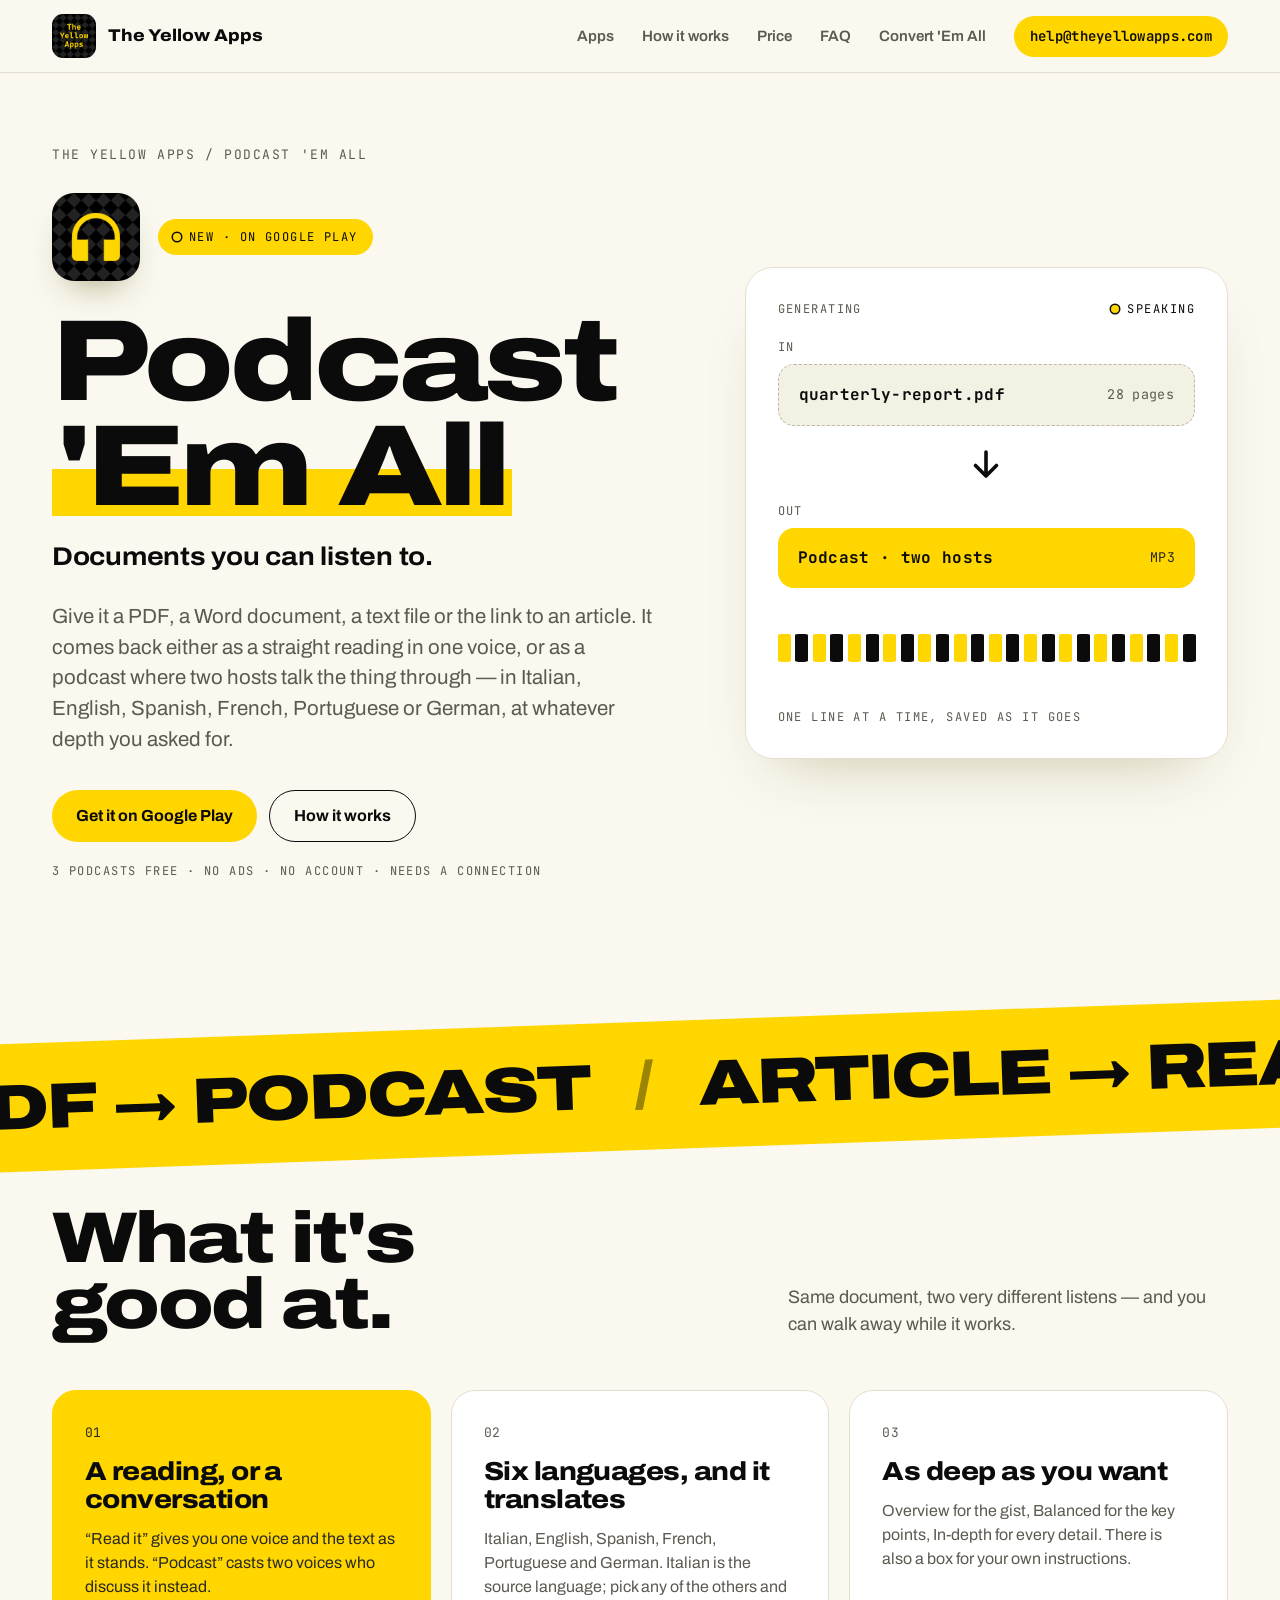
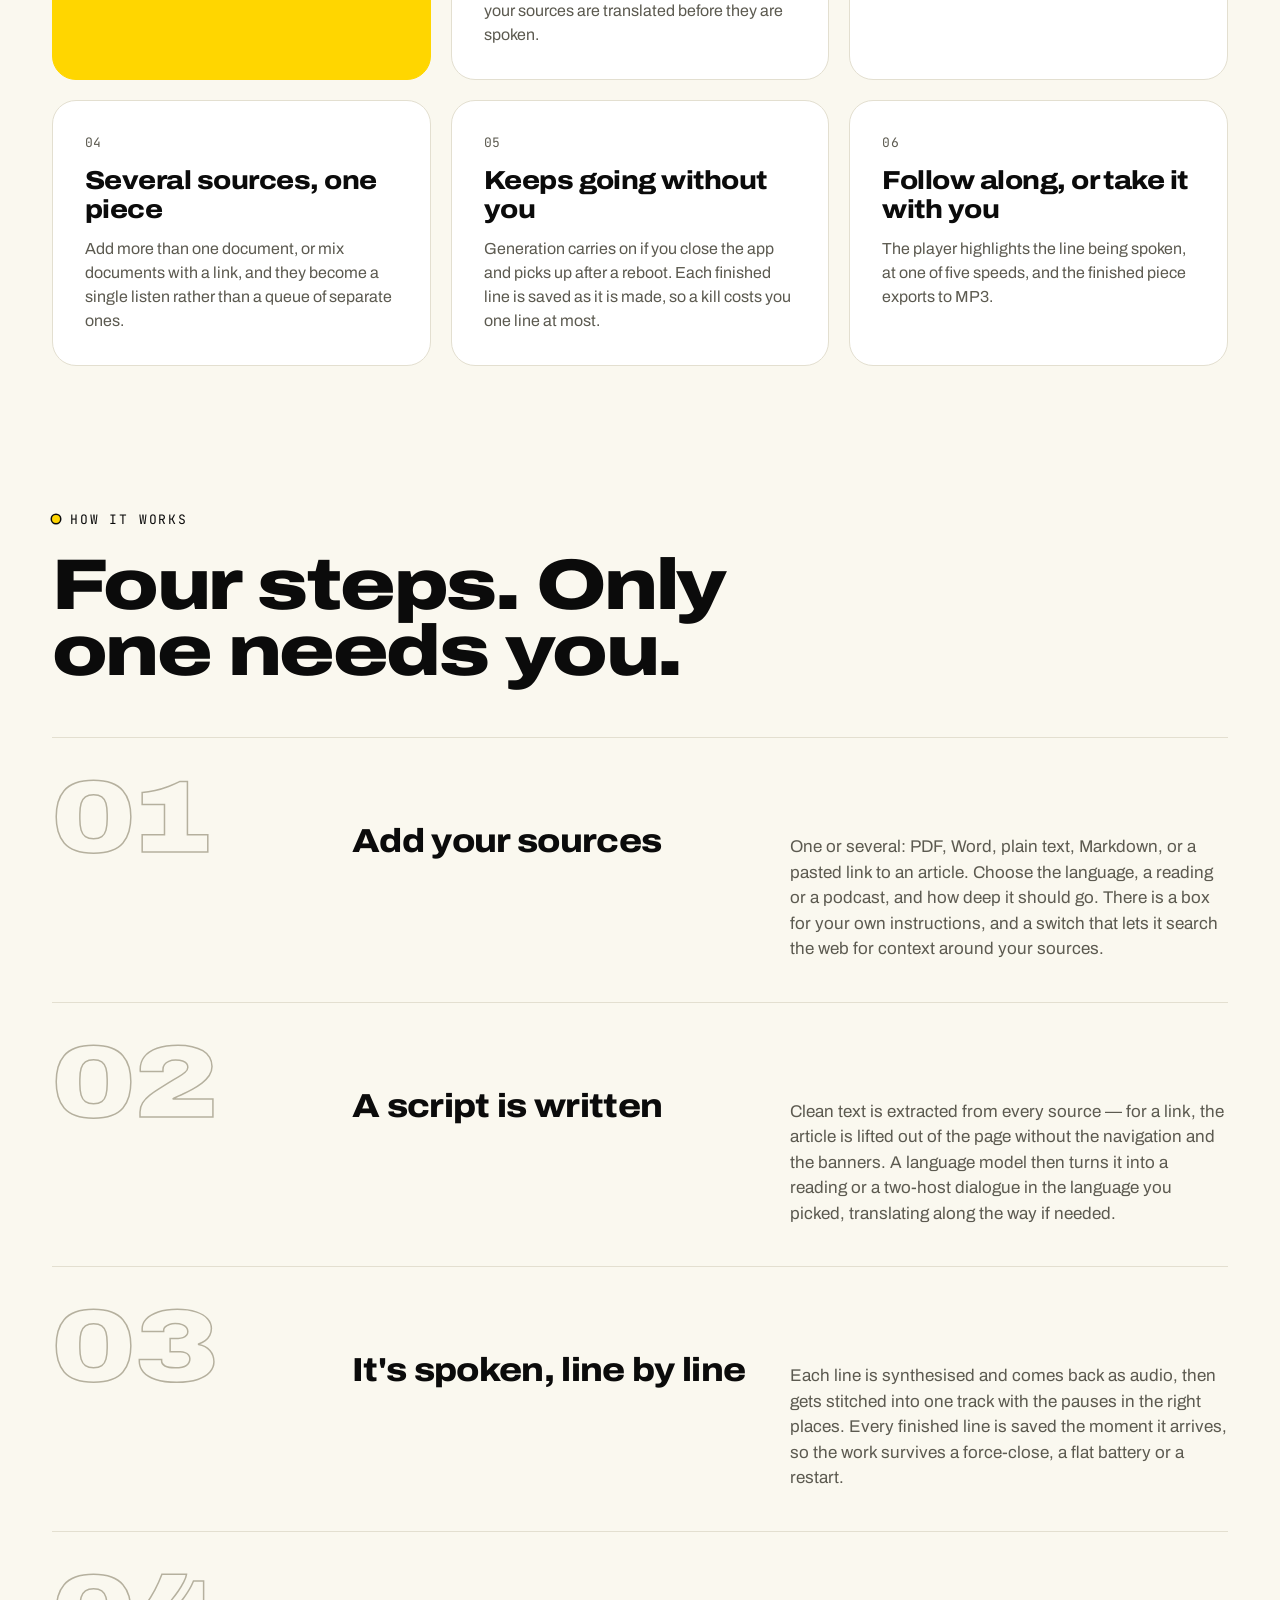
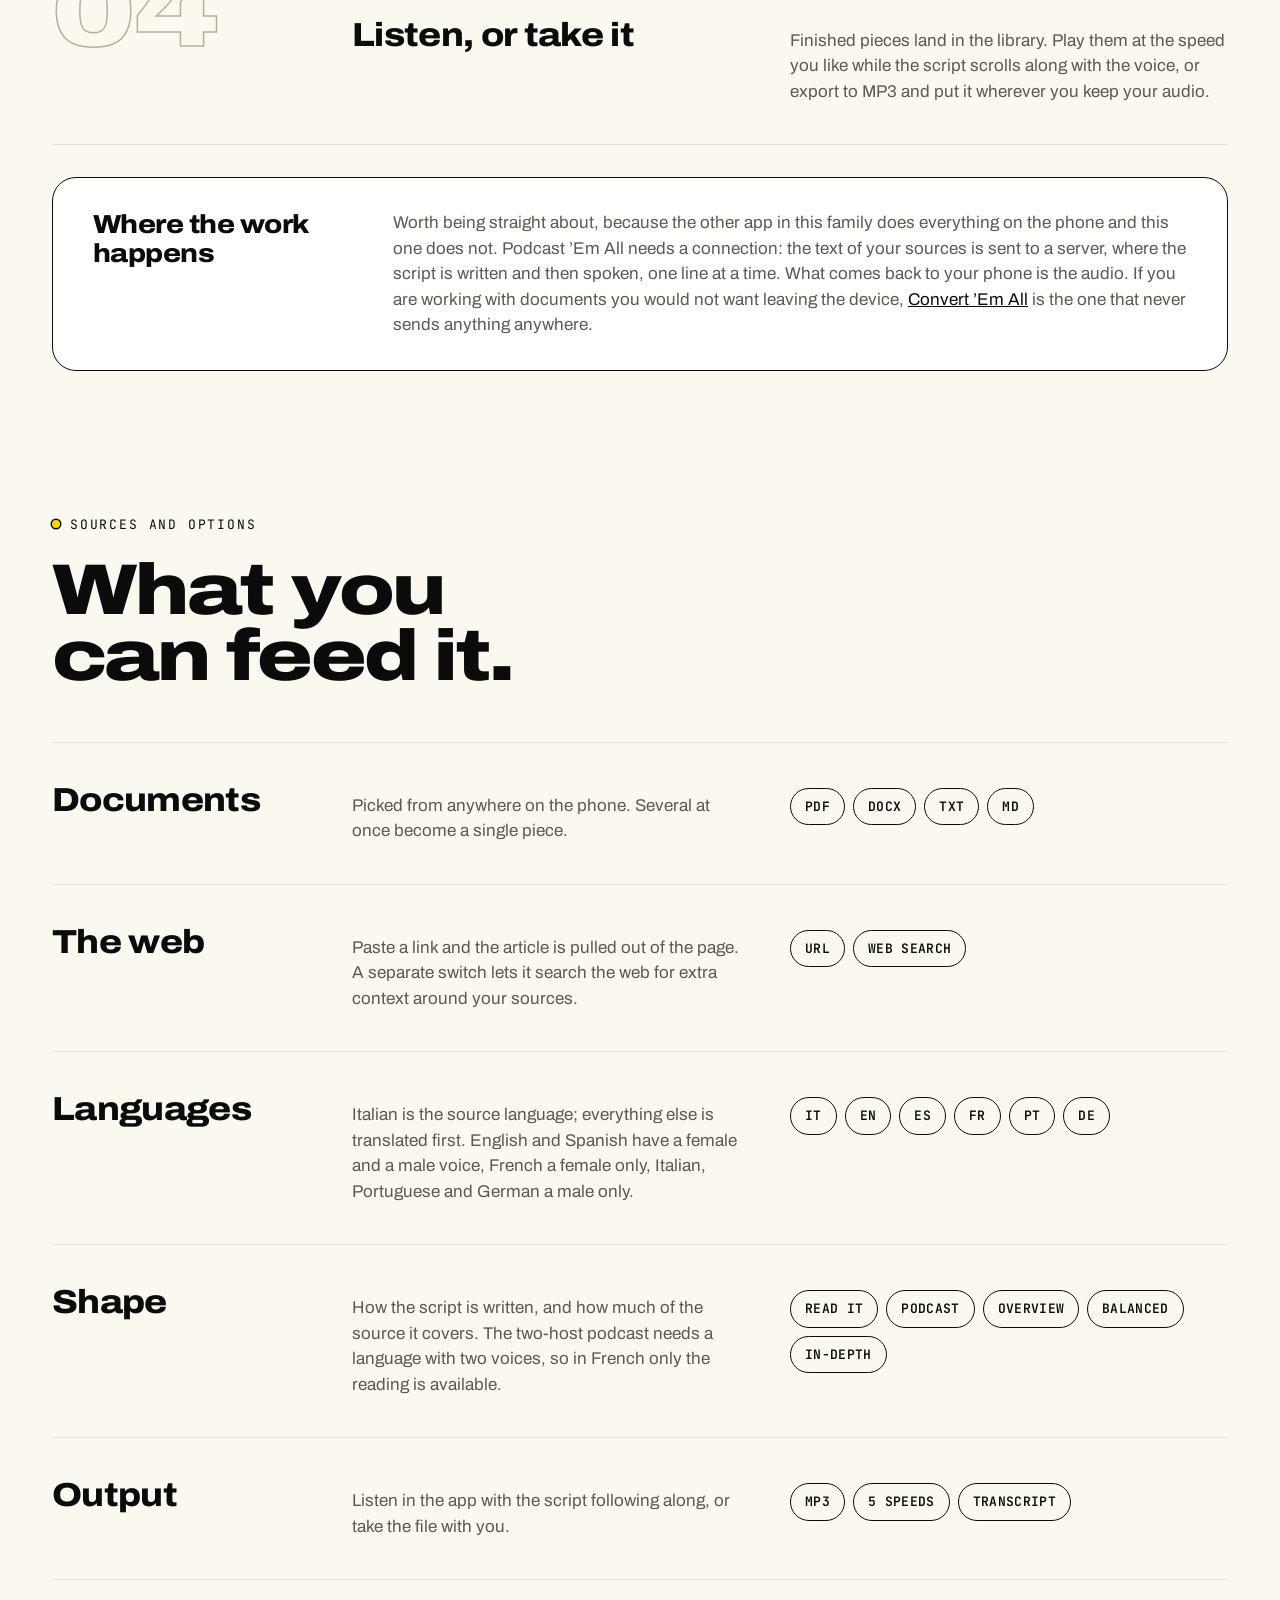
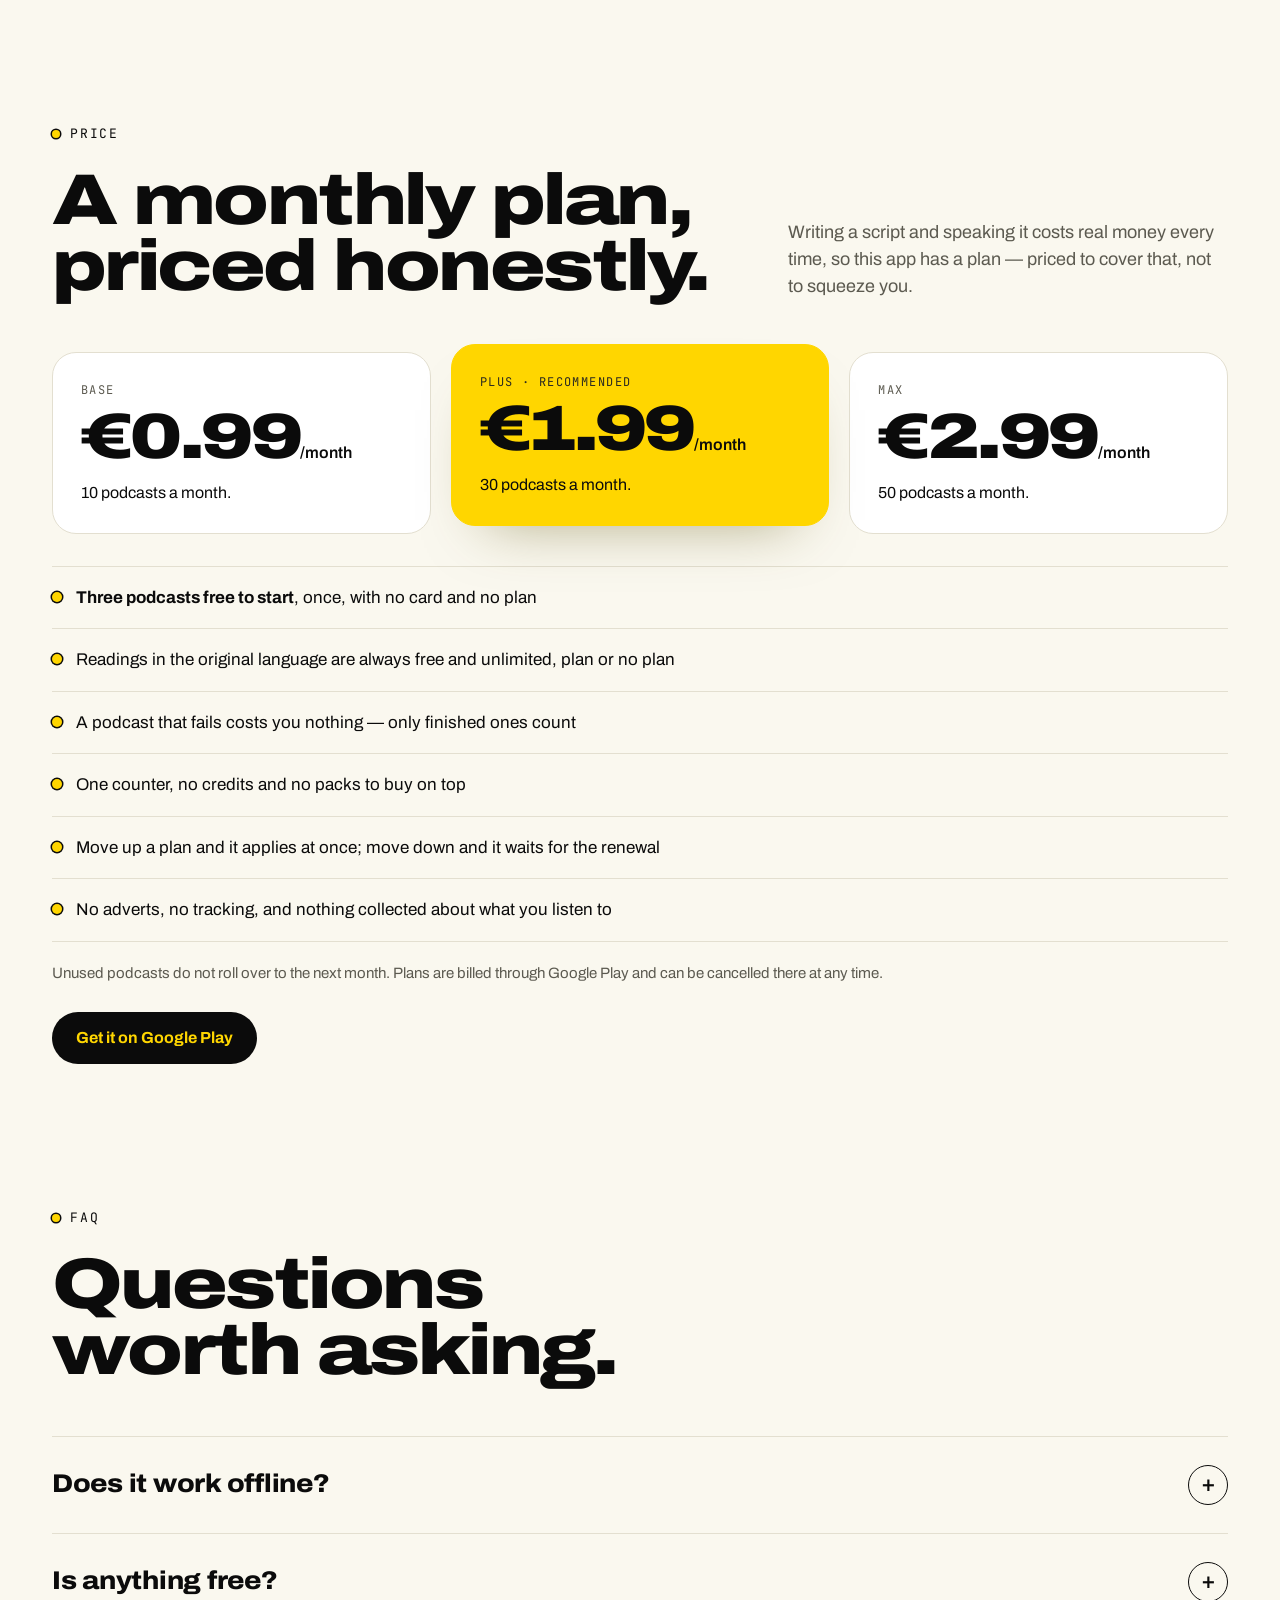
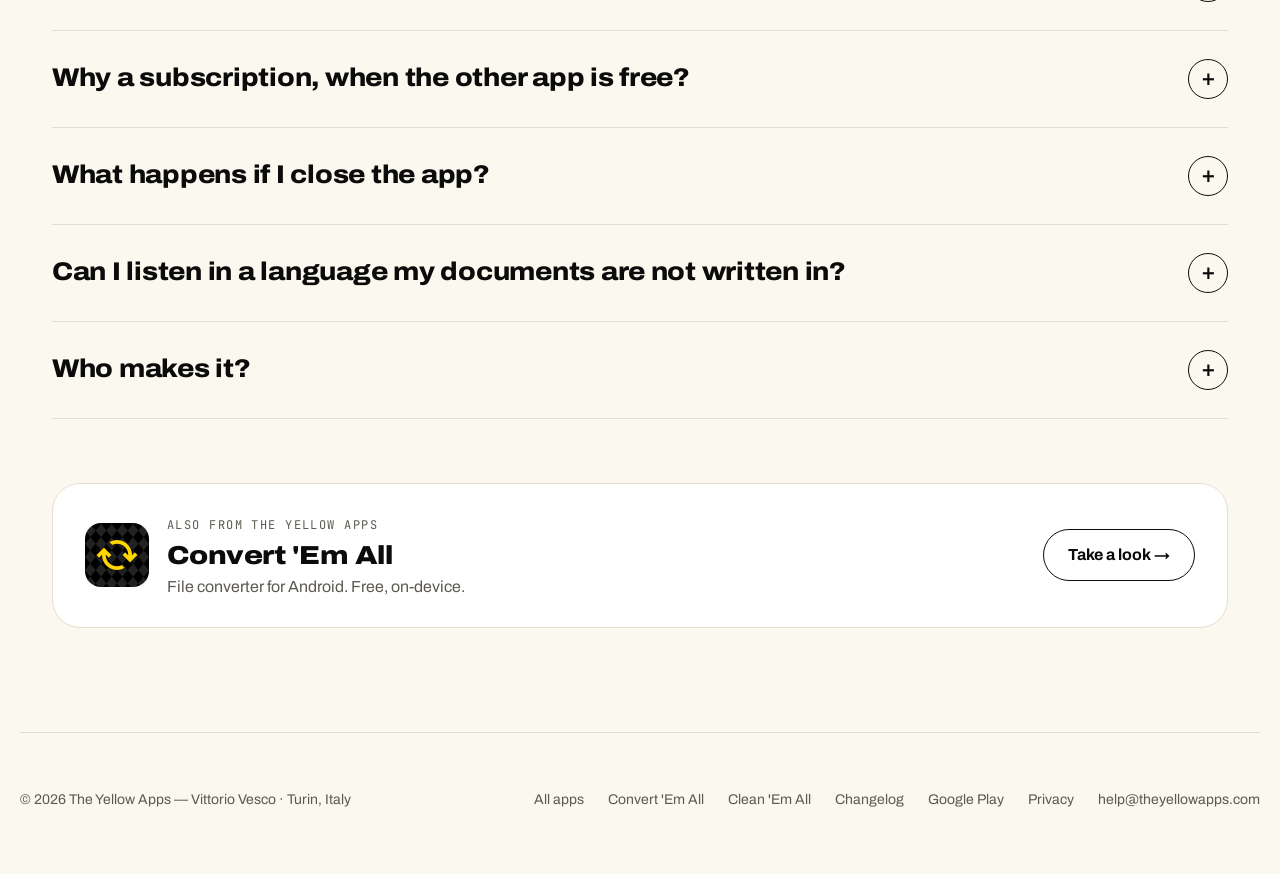
<file: podcast-em-all.html>
<!doctype html>
<html lang="en">
<head>
<meta charset="utf-8">
<meta name="viewport" content="width=device-width, initial-scale=1">
<title>Podcast 'Em All — documents you can listen to</title>
<meta name="description" content="Turns PDFs, Word documents, text files and web articles into a spoken reading or a two-host podcast, in six languages, on Android.">
<meta name="theme-color" content="#FAF8EF">
<link rel="canonical" href="https://theyellowapps.com/podcast-em-all.html">
<link rel="icon" href="/favicon.ico" sizes="any">
<link rel="icon" type="image/png" sizes="256x256" href="/img/the-yellow-apps.png">
<meta property="og:type" content="website">
<meta property="og:url" content="https://theyellowapps.com/podcast-em-all.html">
<meta property="og:title" content="Podcast 'Em All — documents you can listen to">
<meta property="og:description" content="PDFs, Word documents and articles turned into a reading or a two-host podcast, in six languages.">
<meta property="og:image" content="https://theyellowapps.com/og.png">
<meta name="twitter:card" content="summary_large_image">
<meta property="og:site_name" content="The Yellow Apps">
<meta property="og:locale" content="en_GB">
<meta property="og:image:width" content="1200">
<meta property="og:image:height" content="630">
<meta property="og:image:alt" content="The Yellow Apps — small Android apps that do one job properly">
<link rel="apple-touch-icon" href="https://theyellowapps.com/img/the-yellow-apps.png">
<link rel="preconnect" href="https://fonts.googleapis.com">
<link rel="preconnect" href="https://fonts.gstatic.com" crossorigin>
<link rel="stylesheet" href="https://fonts.googleapis.com/css2?family=Archivo:wdth,wght@62..125,300..900&amp;family=JetBrains+Mono:wght@400;600&amp;display=swap">
<link rel="stylesheet" href="app.css">
</head>
<body>
<div class="root motion-on">
<div class="progress" aria-hidden="true"></div>

<header class="nav">
<div class="wrap nav-in">
<a class="brand" href="/"><img src="/img/the-yellow-apps.png" alt="" width="44" height="44"><span>The Yellow Apps</span></a>
<nav class="links" aria-label="Main">
<a class="l" href="/#apps">Apps</a>
<a class="l" href="#how">How it works</a>
<a class="l" href="#price">Price</a>
<a class="l" href="#faq">FAQ</a>
<a class="l" href="convert-em-all.html">Convert 'Em All</a>
<a class="mailnav mono" href="mailto:help@theyellowapps.com">help@theyellowapps.com</a>
</nav>
</div>
</header>

<main>
<section class="hero">
<div class="wrap hero-grid">
<div>
<p class="crumb mono"><a href="/">The Yellow Apps</a> / Podcast 'Em All</p>
<div class="app-id">
<img src="img/podcast-em-all.png" alt="Podcast 'Em All icon" width="88" height="88">
<span class="pill new mono"><span class="dot"></span>New · On Google Play</span>
</div>
<h1 class="display h1">Podcast <span class="hl">'Em All</span></h1>
<p class="tag fade">Documents you can listen to.</p>
<p class="lede fade">Give it a PDF, a Word document, a text file or the link to an article. It comes back either as a straight reading in one voice, or as a podcast where two hosts talk the thing through — in Italian, English, Spanish, French, Portuguese or German, at whatever depth you asked for.</p>
<div class="ctas fade2">
<a class="btn btn-y" href="https://play.google.com/store/apps/details?id=com.yellowapps.podcast_em_all">Get it on Google Play</a>
<a class="btn btn-o" href="#how">How it works</a>
</div>
<p class="facts mono fade2">3 podcasts free · no ads · no account · needs a connection</p>
</div>

<div class="demo fade2" role="img" aria-label="Animated example: a 28-page PDF becomes a two-host podcast in MP3">
<div class="demo-top mono"><span>Generating</span><span class="live"><span class="dot"></span>Speaking</span></div>
<div>
<p class="slot-label mono">In</p>
<div class="file mono">quarterly-report.pdf <small>28 pages</small></div>
</div>
<div class="arrow"><svg viewBox="0 0 24 24" fill="none" stroke="currentColor" stroke-width="2.4" stroke-linecap="round" stroke-linejoin="round" aria-hidden="true"><path d="M12 4v16M5 13l7 7 7-7"/></svg></div>
<div>
<p class="slot-label mono">Out</p>
<div class="file out mono">Podcast · two hosts <small style="color:#2A2A20">MP3</small></div>
</div>
<div class="wave" aria-hidden="true"><span></span><span></span><span></span><span></span><span></span><span></span><span></span><span></span><span></span><span></span><span></span><span></span><span></span><span></span><span></span><span></span><span></span><span></span><span></span><span></span><span></span><span></span><span></span><span></span></div>
<p class="demo-foot mono">One line at a time, saved as it goes</p>
</div>
</div>
</section>

<div class="tape-wrap" aria-hidden="true">
<div class="tape"><div class="track">
<span>PDF → PODCAST</span><i>/</i><span>ARTICLE → READING</span><i>/</i><span>DOCX → MP3</span><i>/</i><span>IT EN ES FR PT DE</span><i>/</i>
<span>PDF → PODCAST</span><i>/</i><span>ARTICLE → READING</span><i>/</i><span>DOCX → MP3</span><i>/</i><span>IT EN ES FR PT DE</span><i>/</i>
</div></div>
</div>

<section class="sec" style="padding-top:40px">
<div class="wrap">
<div class="sec-head rv">
<h2 class="display h2">What it's<br>good at.</h2>
<p class="sub">Same document, two very different listens — and you can walk away while it works.</p>
</div>
<div class="feats">
<article class="feat y rv"><span class="n mono">01</span><h3>A reading, or a conversation</h3><p>“Read it” gives you one voice and the text as it stands. “Podcast” casts two voices who discuss it instead.</p></article>
<article class="feat rv"><span class="n mono">02</span><h3>Six languages, and it translates</h3><p>Italian, English, Spanish, French, Portuguese and German. Italian is the source language; pick any of the others and your sources are translated before they are spoken.</p></article>
<article class="feat rv"><span class="n mono">03</span><h3>As deep as you want</h3><p>Overview for the gist, Balanced for the key points, In-depth for every detail. There is also a box for your own instructions.</p></article>
<article class="feat rv"><span class="n mono">04</span><h3>Several sources, one piece</h3><p>Add more than one document, or mix documents with a link, and they become a single listen rather than a queue of separate ones.</p></article>
<article class="feat rv"><span class="n mono">05</span><h3>Keeps going without you</h3><p>Generation carries on if you close the app and picks up after a reboot. Each finished line is saved as it is made, so a kill costs you one line at most.</p></article>
<article class="feat rv"><span class="n mono">06</span><h3>Follow along, or take it with you</h3><p>The player highlights the line being spoken, at one of five speeds, and the finished piece exports to MP3.</p></article>
</div>
</div>
</section>

<section class="sec" id="how" style="padding-top:40px">
<div class="wrap">
<div class="sec-head rv">
<div>
<p class="eyebrow mono"><span class="dot"></span>How it works</p>
<h2 class="display h2">Four steps. Only<br>one needs you.</h2>
</div>
</div>
<div class="rows">
<div class="row step rv"><span class="num">01</span><h3>Add your sources</h3><p>One or several: PDF, Word, plain text, Markdown, or a pasted link to an article. Choose the language, a reading or a podcast, and how deep it should go. There is a box for your own instructions, and a switch that lets it search the web for context around your sources.</p></div>
<div class="row step rv"><span class="num">02</span><h3>A script is written</h3><p>Clean text is extracted from every source — for a link, the article is lifted out of the page without the navigation and the banners. A language model then turns it into a reading or a two-host dialogue in the language you picked, translating along the way if needed.</p></div>
<div class="row step rv"><span class="num">03</span><h3>It's spoken, line by line</h3><p>Each line is synthesised and comes back as audio, then gets stitched into one track with the pauses in the right places. Every finished line is saved the moment it arrives, so the work survives a force-close, a flat battery or a restart.</p></div>
<div class="row step rv"><span class="num">04</span><h3>Listen, or take it</h3><p>Finished pieces land in the library. Play them at the speed you like while the script scrolls along with the voice, or export to MP3 and put it wherever you keep your audio.</p></div>
</div>
<div class="note rv">
<h3>Where the work happens</h3>
<p>Worth being straight about, because the other app in this family does everything on the phone and this one does not. Podcast ’Em All needs a connection: the text of your sources is sent to a server, where the script is written and then spoken, one line at a time. What comes back to your phone is the audio. If you are working with documents you would not want leaving the device, <a href="convert-em-all.html">Convert ’Em All</a> is the one that never sends anything anywhere.</p>
</div>
</div>
</section>

<section class="sec" id="sources" style="padding-top:40px">
<div class="wrap">
<div class="sec-head rv">
<div>
<p class="eyebrow mono"><span class="dot"></span>Sources and options</p>
<h2 class="display h2">What you<br>can feed it.</h2>
</div>
</div>
<div class="rows">
<div class="row rv"><h3>Documents</h3><p>Picked from anywhere on the phone. Several at once become a single piece.</p><div class="chips mono"><span class="chip">PDF</span><span class="chip">DOCX</span><span class="chip">TXT</span><span class="chip">MD</span></div></div>
<div class="row rv"><h3>The web</h3><p>Paste a link and the article is pulled out of the page. A separate switch lets it search the web for extra context around your sources.</p><div class="chips mono"><span class="chip">URL</span><span class="chip">WEB SEARCH</span></div></div>
<div class="row rv"><h3>Languages</h3><p>Italian is the source language; everything else is translated first. English and Spanish have a female and a male voice, French a female only, Italian, Portuguese and German a male only.</p><div class="chips mono"><span class="chip">IT</span><span class="chip">EN</span><span class="chip">ES</span><span class="chip">FR</span><span class="chip">PT</span><span class="chip">DE</span></div></div>
<div class="row rv"><h3>Shape</h3><p>How the script is written, and how much of the source it covers. The two-host podcast needs a language with two voices, so in French only the reading is available.</p><div class="chips mono"><span class="chip">READ IT</span><span class="chip">PODCAST</span><span class="chip">OVERVIEW</span><span class="chip">BALANCED</span><span class="chip">IN-DEPTH</span></div></div>
<div class="row rv"><h3>Output</h3><p>Listen in the app with the script following along, or take the file with you.</p><div class="chips mono"><span class="chip">MP3</span><span class="chip">5 SPEEDS</span><span class="chip">TRANSCRIPT</span></div></div>
</div>
</div>
</section>

<section class="sec" id="price" style="padding-top:40px">
<div class="wrap">
<div class="sec-head rv">
<div>
<p class="eyebrow mono"><span class="dot"></span>Price</p>
<h2 class="display h2">A monthly plan,<br>priced honestly.</h2>
</div>
<p class="sub">Writing a script and speaking it costs real money every time, so this app has a plan — priced to cover that, not to squeeze you.</p>
</div>
<div class="plans">
<div class="plan rv"><span class="k mono">Base</span><span class="v">€0.99<small>/month</small></span><p>10 podcasts a month.</p></div>
<div class="plan best rv"><span class="k mono">Plus · recommended</span><span class="v">€1.99<small>/month</small></span><p>30 podcasts a month.</p></div>
<div class="plan rv"><span class="k mono">Max</span><span class="v">€2.99<small>/month</small></span><p>50 podcasts a month.</p></div>
</div>
<ul class="list rv">
<li><span><b>Three podcasts free to start</b>, once, with no card and no plan</span></li>
<li>Readings in the original language are always free and unlimited, plan or no plan</li>
<li>A podcast that fails costs you nothing — only finished ones count</li>
<li>One counter, no credits and no packs to buy on top</li>
<li>Move up a plan and it applies at once; move down and it waits for the renewal</li>
<li>No adverts, no tracking, and nothing collected about what you listen to</li>
</ul>
<p class="fine rv">Unused podcasts do not roll over to the next month. Plans are billed through Google Play and can be cancelled there at any time.</p>
<div class="ctas rv" style="margin-top:28px"><a class="btn btn-k" href="https://play.google.com/store/apps/details?id=com.yellowapps.podcast_em_all">Get it on Google Play</a></div>
</div>
</section>

<section class="sec" id="faq" style="padding-top:40px">
<div class="wrap">
<div class="sec-head rv">
<div>
<p class="eyebrow mono"><span class="dot"></span>FAQ</p>
<h2 class="display h2">Questions<br>worth asking.</h2>
</div>
</div>
<div class="faq rv">
<details><summary>Does it work offline?<span class="plus" aria-hidden="true">+</span></summary><div class="a"><p>No, and this is the thing worth knowing before you install it. The text of your sources is sent to a server, where the script is written and then spoken; your phone receives the finished audio. Unlike Convert ’Em All, this app cannot do its job without a connection.</p></div></details>
<details><summary>Is anything free?<span class="plus" aria-hidden="true">+</span></summary><div class="a"><p>Two things. The first three podcasts, once, without a plan. And readings in the original language, which are free and unlimited forever — it is the translated readings and the two-host podcasts that count against a plan.</p></div></details>
<details><summary>Why a subscription, when the other app is free?<span class="plus" aria-hidden="true">+</span></summary><div class="a"><p>Because every podcast costs something to produce. Convert ’Em All runs entirely on your phone, so it costs nothing to give away. This one writes and speaks on a server, and a monthly plan is the honest way to cover that instead of pretending it is free and finding a worse way to pay for it.</p></div></details>
<details><summary>What happens if I close the app?<span class="plus" aria-hidden="true">+</span></summary><div class="a"><p>Nothing stops. Generation runs in an Android foreground service rather than in the screen you are looking at, and each finished line is written to disk as it arrives. Force-close it, or restart the phone, and it carries on from where it was.</p></div></details>
<details><summary>Can I listen in a language my documents are not written in?<span class="plus" aria-hidden="true">+</span></summary><div class="a"><p>Yes. Italian is the language sources are expected in; choose English, Spanish, French, Portuguese or German and the material is translated before it is spoken.</p></div></details>
<details><summary>Who makes it?<span class="plus" aria-hidden="true">+</span></summary><div class="a"><p>Vittorio Vesco, an independent Android developer in Turin working solo under the name The Yellow Apps — the same person behind Convert ’Em All. Questions and bug reports: <a href="mailto:help@theyellowapps.com">help@theyellowapps.com</a>.</p></div></details>
</div>

<a class="other rv" href="convert-em-all.html" style="margin-top:64px">
<span class="who"><img src="img/convert-em-all.png" alt="" width="64" height="64"><span><span class="mono" style="font-size:12px;text-transform:uppercase;letter-spacing:.12em">Also from The Yellow Apps</span><b>Convert 'Em All</b><span>File converter for Android. Free, on-device.</span></span></span>
<span class="btn btn-o">Take a look →</span>
</a>
</div>
</section>
</main>

<footer class="wrap foot">
<span>© 2026 The Yellow Apps — Vittorio Vesco · Turin, Italy</span>
<nav aria-label="Footer">
<a href="/">All apps</a>
<a href="convert-em-all.html">Convert 'Em All</a>
<a href="clean-em-all.html">Clean 'Em All</a>
<a href="changelog.html">Changelog</a>
<a href="https://play.google.com/store/apps/details?id=com.yellowapps.podcast_em_all">Google Play</a>
<a href="privacy/podcast-em-all.html">Privacy</a>
<a href="mailto:help@theyellowapps.com">help@theyellowapps.com</a>
</nav>
</footer>
</div>

<script type="application/ld+json">
{
  "@context":"https://schema.org",
  "@type":"FAQPage",
  "mainEntity":[
    {"@type":"Question","name":"Does Podcast 'Em All work offline?",
     "acceptedAnswer":{"@type":"Answer","text":"No. The text of your sources is sent to a server, where the script is written and spoken, and the phone receives the finished audio. The app needs a connection to do its job."}},
    {"@type":"Question","name":"How much does Podcast 'Em All cost?",
     "acceptedAnswer":{"@type":"Answer","text":"A monthly plan: Base at EUR 0.99 for 10 podcasts a month, Plus at EUR 1.99 for 30, Max at EUR 2.99 for 50. The first three podcasts are free, once, and readings in the original language are always free and unlimited."}},
    {"@type":"Question","name":"Which languages does Podcast 'Em All support?",
     "acceptedAnswer":{"@type":"Answer","text":"Italian, English, Spanish, French, Portuguese and German. Italian is the source language; the others are translated before being spoken. The two-host podcast needs a language with two voices, so French offers the single-voice reading only."}},
    {"@type":"Question","name":"What formats can Podcast 'Em All read?",
     "acceptedAnswer":{"@type":"Answer","text":"PDF, Word documents, plain text and Markdown files, plus web articles from a pasted link. The result exports to MP3."}},
    {"@type":"Question","name":"Who makes Podcast 'Em All?",
     "acceptedAnswer":{"@type":"Answer","text":"Vittorio Vesco, an independent Android developer based in Turin, Italy, working solo under the name The Yellow Apps."}}
  ]
}
</script>
<script type="application/ld+json">
{
  "@context":"https://schema.org",
  "@type":"SoftwareApplication",
  "name":"Podcast 'Em All",
  "operatingSystem":"Android",
  "applicationCategory":"MultimediaApplication",
  "description":"Turns PDFs, Word documents, text files and web articles into a spoken reading or a two-host podcast, in six languages.",
  "installUrl":"https://play.google.com/store/apps/details?id=com.yellowapps.podcast_em_all",
  "author":{"@type":"Person","name":"Vittorio Vesco"},
  "publisher":{"@type":"Organization","@id":"https://theyellowapps.com/#org","name":"The Yellow Apps","url":"https://theyellowapps.com/"},
  "url":"https://theyellowapps.com/podcast-em-all.html",
  "image":"https://theyellowapps.com/img/podcast-em-all.png",
  "inLanguage":["it","en","es","fr","pt","de"],
  "offers":{"@type":"AggregateOffer","lowPrice":"0","highPrice":"2.99","priceCurrency":"EUR","offerCount":"4","description":"Three podcasts free once and unlimited original-language readings; monthly plans at EUR 0.99, 1.99 and 2.99"}
}
</script>
<script type="application/ld+json">
{
 "@context": "https://schema.org",
 "@type": "BreadcrumbList",
 "itemListElement": [
  {
   "@type": "ListItem",
   "position": 1,
   "name": "The Yellow Apps",
   "item": "https://theyellowapps.com/"
  },
  {
   "@type": "ListItem",
   "position": 2,
   "name": "Podcast 'Em All",
   "item": "https://theyellowapps.com/podcast-em-all.html"
  }
 ]
}
</script>
</body>
</html>
</file>
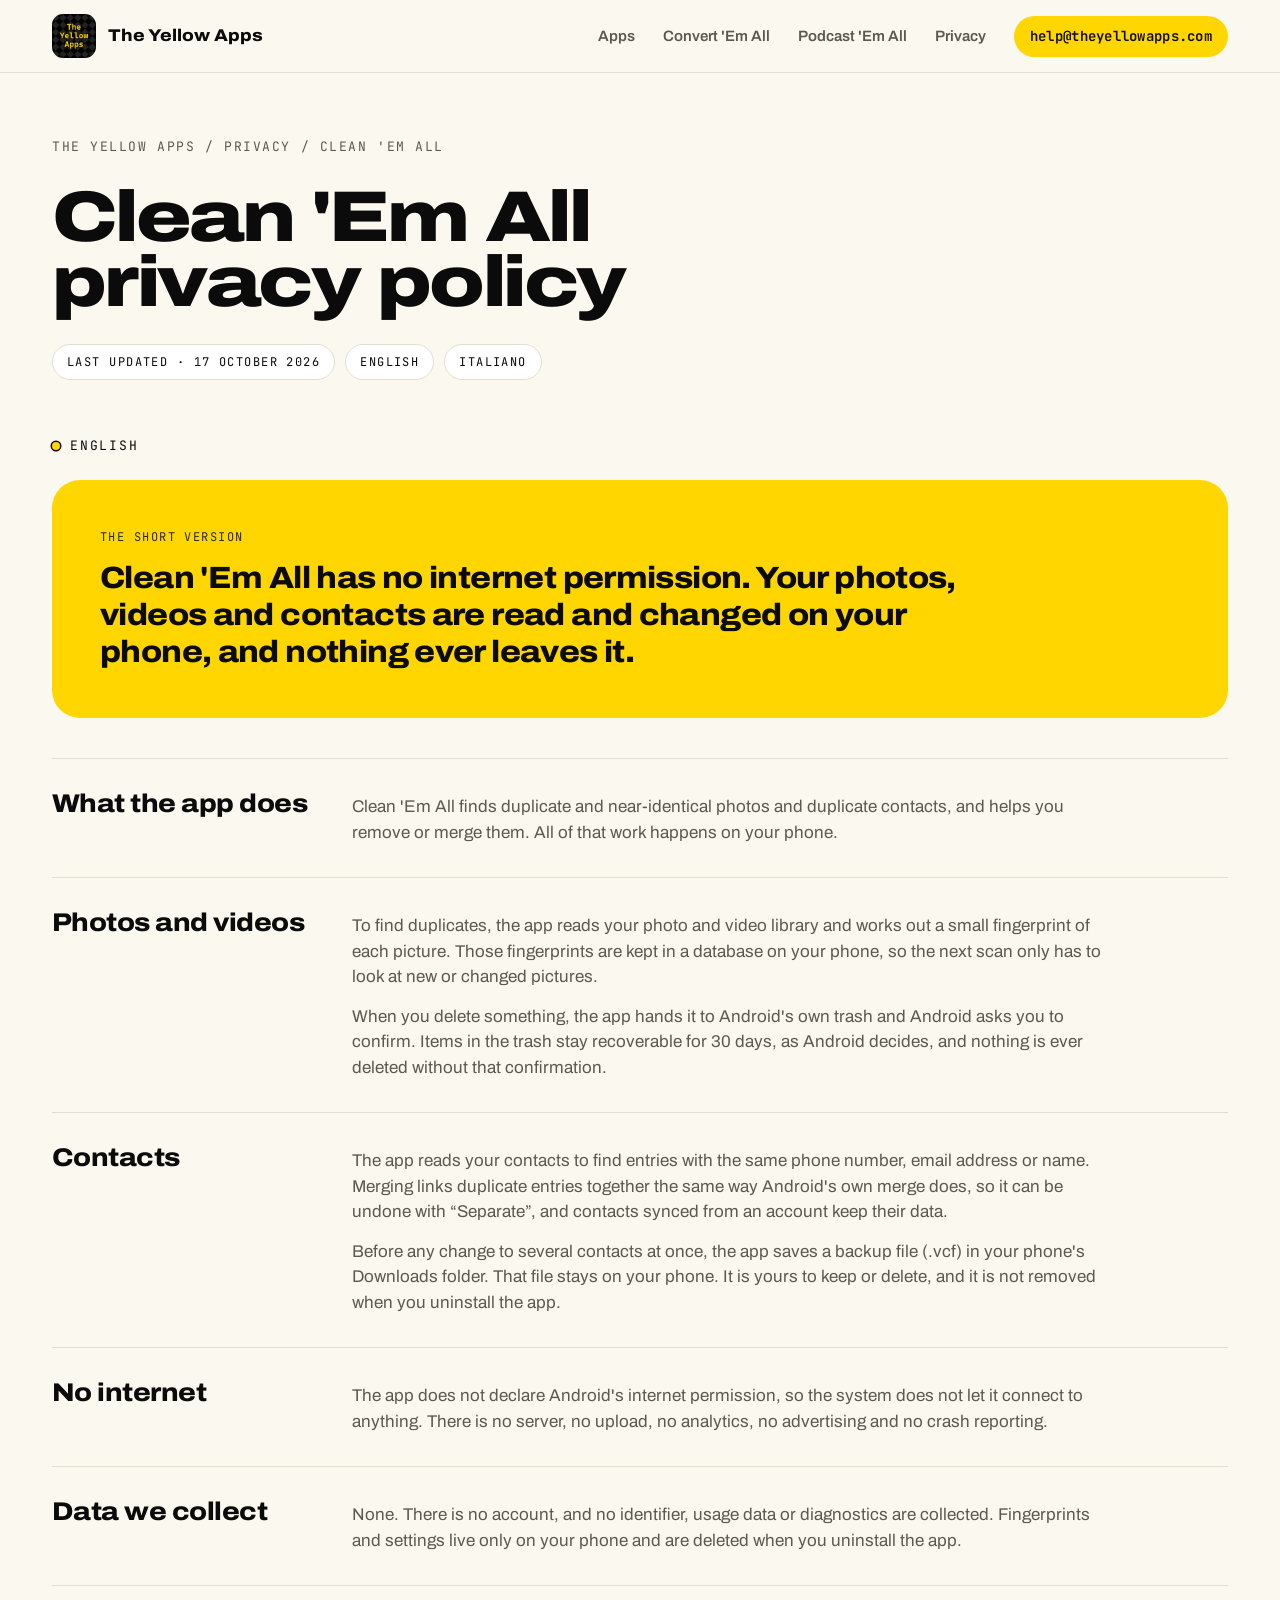
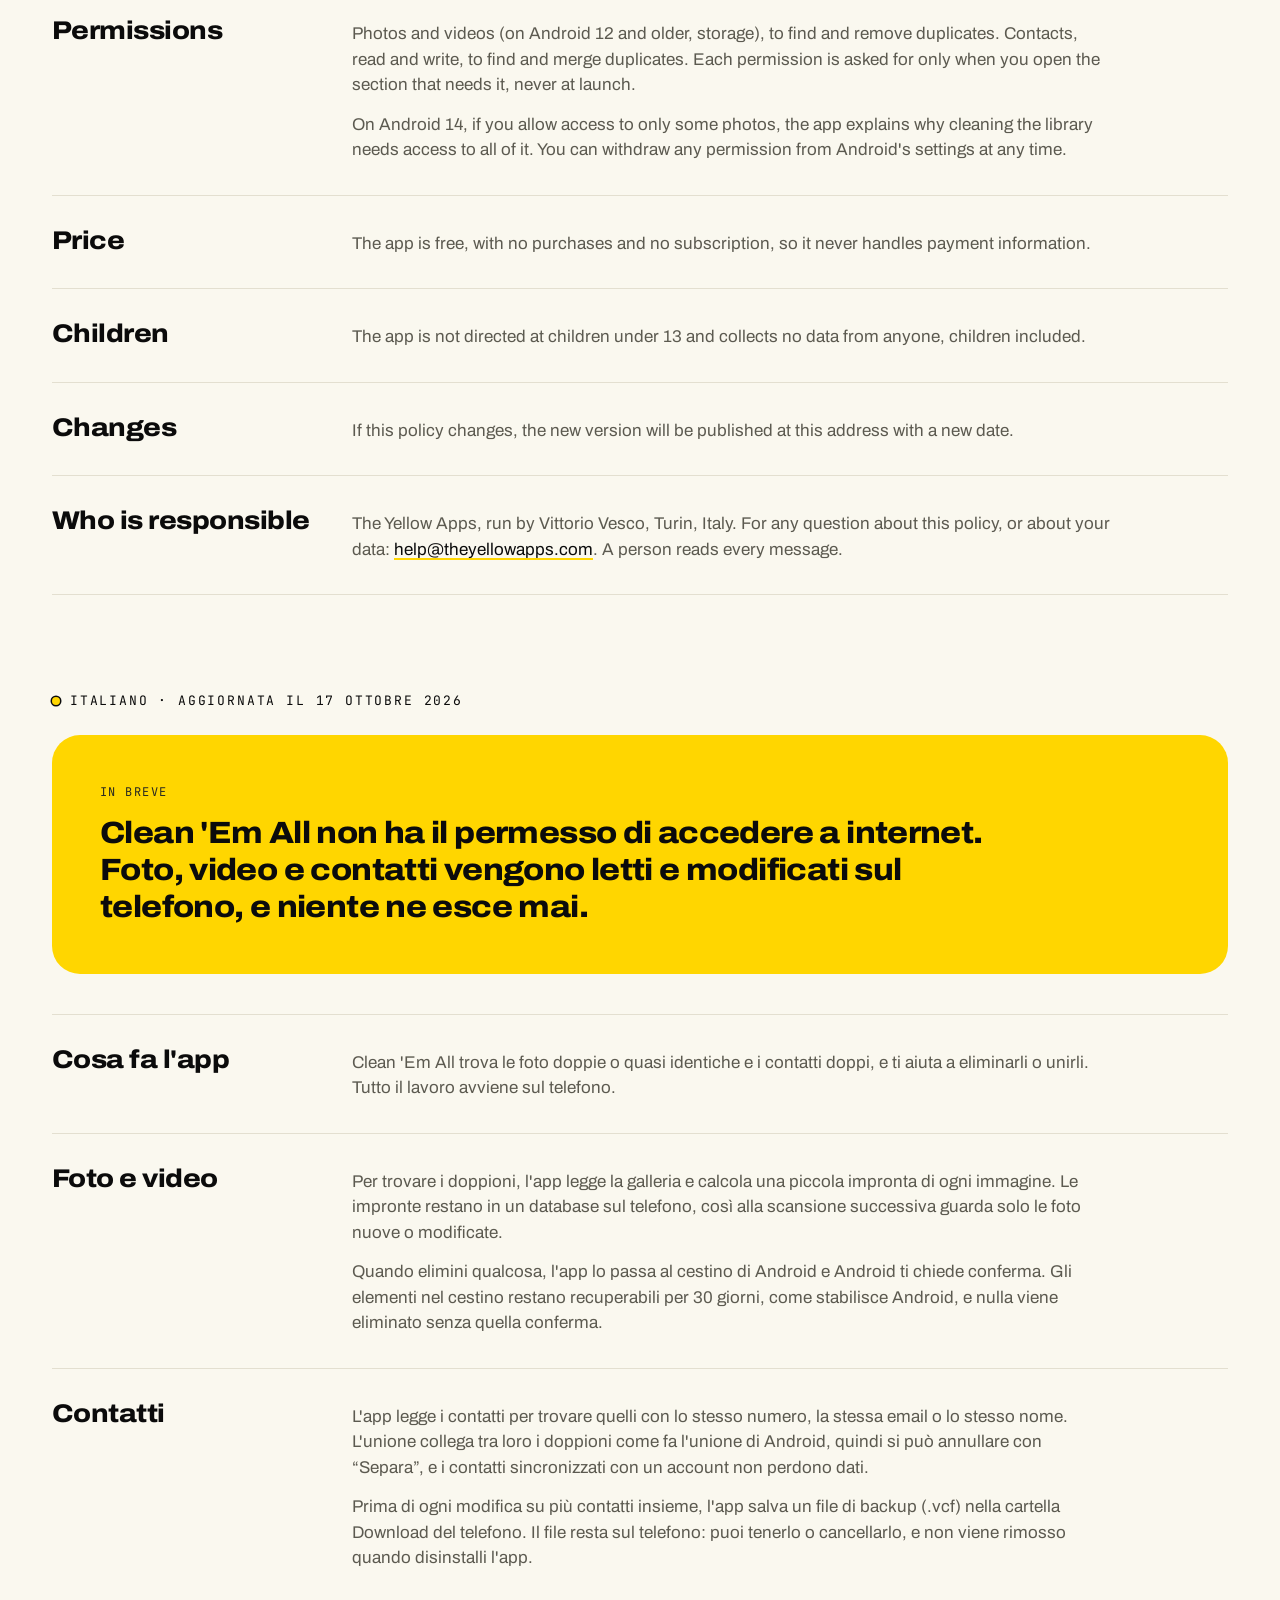
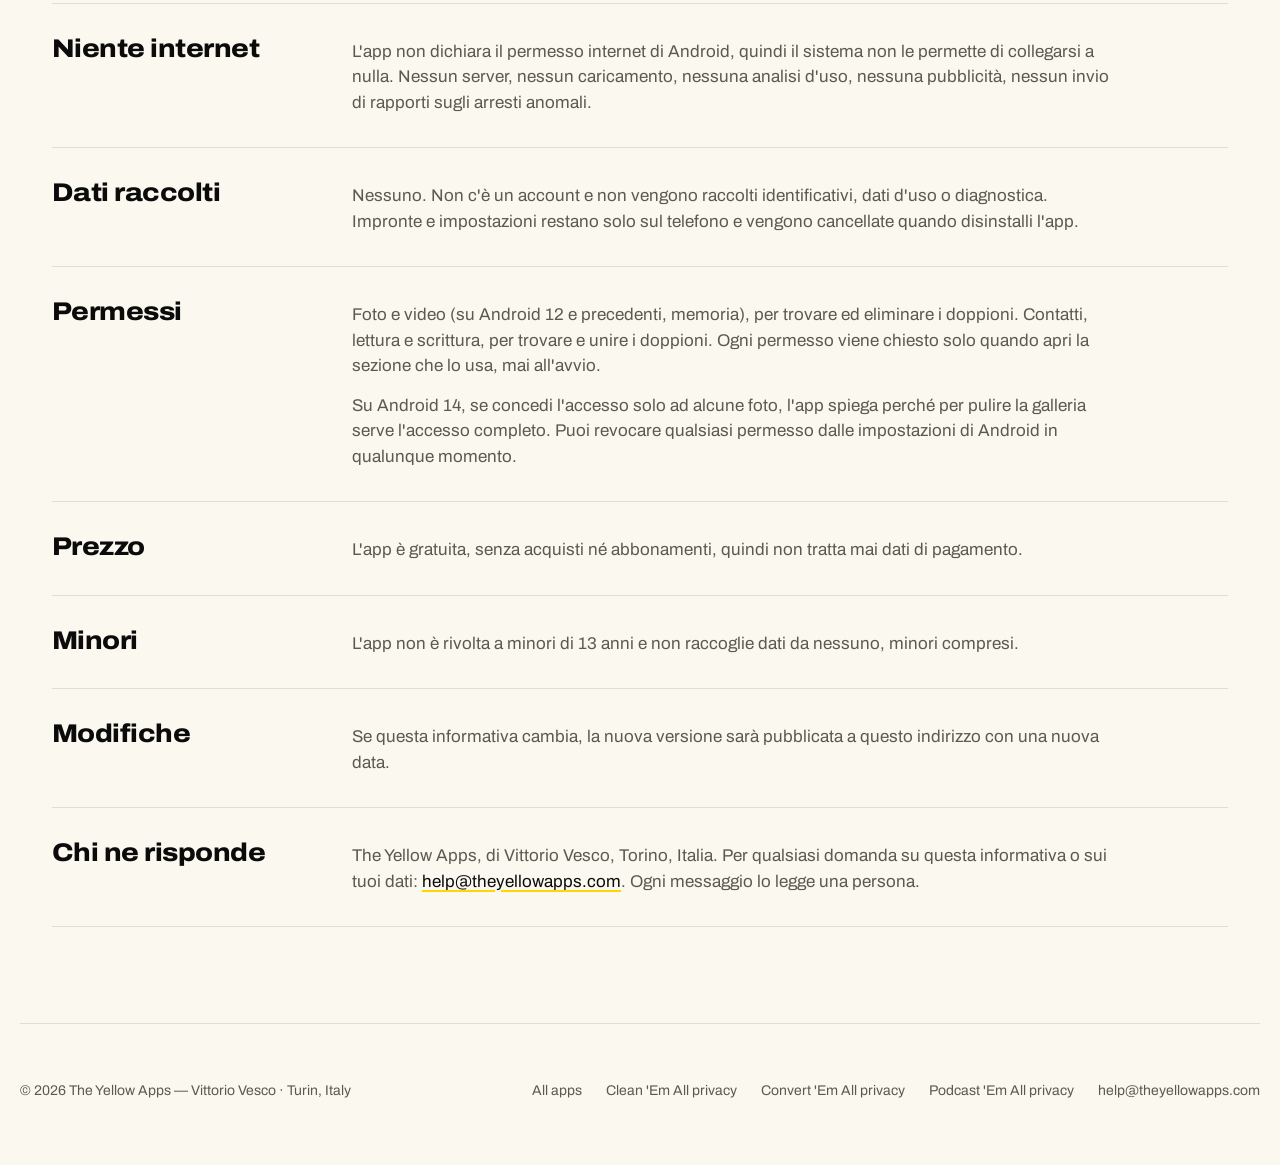
<file: privacy/clean-em-all.html>
<!doctype html>
<html lang="en">
<head>
<meta charset="utf-8">
<meta name="viewport" content="width=device-width, initial-scale=1">
<title>Privacy policy — Clean 'Em All</title>
<meta name="description" content="How Clean 'Em All handles your photos, videos and contacts: on the phone only, with no internet permission.">
<meta name="theme-color" content="#FAF8EF">
<link rel="canonical" href="https://theyellowapps.com/privacy/clean-em-all.html">
<link rel="icon" href="/favicon.ico" sizes="any">
<link rel="icon" type="image/png" sizes="256x256" href="/img/the-yellow-apps.png">
<meta property="og:type" content="website">
<meta property="og:url" content="https://theyellowapps.com/privacy/clean-em-all.html">
<meta property="og:title" content="Privacy policy — Clean 'Em All">
<meta property="og:description" content="How Clean 'Em All handles your photos, videos and contacts: on the phone only, with no internet permission.">
<meta property="og:image" content="https://theyellowapps.com/og.png">
<meta name="twitter:card" content="summary_large_image">
<meta property="og:site_name" content="The Yellow Apps">
<meta property="og:locale" content="en_GB">
<meta property="og:image:width" content="1200">
<meta property="og:image:height" content="630">
<meta property="og:image:alt" content="The Yellow Apps — small Android apps that do one job properly">
<link rel="apple-touch-icon" href="https://theyellowapps.com/img/the-yellow-apps.png">
<link rel="preconnect" href="https://fonts.googleapis.com">
<link rel="preconnect" href="https://fonts.gstatic.com" crossorigin>
<link rel="stylesheet" href="https://fonts.googleapis.com/css2?family=Archivo:wdth,wght@62..125,300..900&amp;family=JetBrains+Mono:wght@400;600&amp;display=swap">
<link rel="stylesheet" href="../app.css">
</head>
<body>
<div class="root motion-on">
<div class="progress" aria-hidden="true"></div>

<header class="nav">
<div class="wrap nav-in">
<a class="brand" href="/"><img src="/img/the-yellow-apps.png" alt="" width="44" height="44"><span>The Yellow Apps</span></a>
<nav class="links" aria-label="Main">
<a class="l" href="/#apps">Apps</a>
<a class="l" href="../convert-em-all.html">Convert 'Em All</a>
<a class="l" href="../podcast-em-all.html">Podcast 'Em All</a>
<a class="l" href="/privacy/">Privacy</a>
<a class="mailnav mono" href="mailto:help@theyellowapps.com">help@theyellowapps.com</a>
</nav>
</div>
</header>

<main class="pol">
<section class="hero pol-hero">
<div class="wrap">
<p class="crumb mono"><a href="/">The Yellow Apps</a> / <a href="/privacy/">Privacy</a> / Clean 'Em All</p>
<h1 class="display h2">Clean 'Em All<br><span class="hl">privacy policy</span></h1>
<div class="pol-meta">
<span class="pill mono">Last updated · 17 October 2026</span>
<a class="pill mono" href="#en">English</a>
<a class="pill mono" href="#it" hreflang="it">Italiano</a>
</div>
</div>
</section>

<section class="pol-lang" id="en">
<div class="wrap">
<p class="eyebrow mono"><span class="dot"></span>English</p>
<div class="pol-tldr rv">
<p class="pol-k mono">The short version</p>
<p class="pol-big">Clean 'Em All has no internet permission. Your photos, videos and contacts are read and changed on your phone, and nothing ever leaves it.</p>
</div>
<div class="rows">
<div class="row rv">
<h3>What the app does</h3>
<div class="pol-body">
<p>Clean 'Em All finds duplicate and near-identical photos and duplicate contacts, and helps you remove or merge them. All of that work happens on your phone.</p>
</div>
</div>
<div class="row rv">
<h3>Photos and videos</h3>
<div class="pol-body">
<p>To find duplicates, the app reads your photo and video library and works out a small fingerprint of each picture. Those fingerprints are kept in a database on your phone, so the next scan only has to look at new or changed pictures.</p>
<p>When you delete something, the app hands it to Android's own trash and Android asks you to confirm. Items in the trash stay recoverable for 30 days, as Android decides, and nothing is ever deleted without that confirmation.</p>
</div>
</div>
<div class="row rv">
<h3>Contacts</h3>
<div class="pol-body">
<p>The app reads your contacts to find entries with the same phone number, email address or name. Merging links duplicate entries together the same way Android's own merge does, so it can be undone with “Separate”, and contacts synced from an account keep their data.</p>
<p>Before any change to several contacts at once, the app saves a backup file (.vcf) in your phone's Downloads folder. That file stays on your phone. It is yours to keep or delete, and it is not removed when you uninstall the app.</p>
</div>
</div>
<div class="row rv">
<h3>No internet</h3>
<div class="pol-body">
<p>The app does not declare Android's internet permission, so the system does not let it connect to anything. There is no server, no upload, no analytics, no advertising and no crash reporting.</p>
</div>
</div>
<div class="row rv">
<h3>Data we collect</h3>
<div class="pol-body">
<p>None. There is no account, and no identifier, usage data or diagnostics are collected. Fingerprints and settings live only on your phone and are deleted when you uninstall the app.</p>
</div>
</div>
<div class="row rv">
<h3>Permissions</h3>
<div class="pol-body">
<p>Photos and videos (on Android 12 and older, storage), to find and remove duplicates. Contacts, read and write, to find and merge duplicates. Each permission is asked for only when you open the section that needs it, never at launch.</p>
<p>On Android 14, if you allow access to only some photos, the app explains why cleaning the library needs access to all of it. You can withdraw any permission from Android's settings at any time.</p>
</div>
</div>
<div class="row rv">
<h3>Price</h3>
<div class="pol-body">
<p>The app is free, with no purchases and no subscription, so it never handles payment information.</p>
</div>
</div>
<div class="row rv">
<h3>Children</h3>
<div class="pol-body">
<p>The app is not directed at children under 13 and collects no data from anyone, children included.</p>
</div>
</div>
<div class="row rv">
<h3>Changes</h3>
<div class="pol-body">
<p>If this policy changes, the new version will be published at this address with a new date.</p>
</div>
</div>
<div class="row rv">
<h3>Who is responsible</h3>
<div class="pol-body">
<p>The Yellow Apps, run by Vittorio Vesco, Turin, Italy. For any question about this policy, or about your data: <a href="mailto:help@theyellowapps.com">help@theyellowapps.com</a>. A person reads every message.</p>
</div>
</div>
</div>
</div>
</section>

<section class="pol-lang" id="it" lang="it">
<div class="wrap">
<p class="eyebrow mono"><span class="dot"></span>Italiano · aggiornata il 17 ottobre 2026</p>
<div class="pol-tldr rv">
<p class="pol-k mono">In breve</p>
<p class="pol-big">Clean 'Em All non ha il permesso di accedere a internet. Foto, video e contatti vengono letti e modificati sul telefono, e niente ne esce mai.</p>
</div>
<div class="rows">
<div class="row rv">
<h3>Cosa fa l'app</h3>
<div class="pol-body">
<p>Clean 'Em All trova le foto doppie o quasi identiche e i contatti doppi, e ti aiuta a eliminarli o unirli. Tutto il lavoro avviene sul telefono.</p>
</div>
</div>
<div class="row rv">
<h3>Foto e video</h3>
<div class="pol-body">
<p>Per trovare i doppioni, l'app legge la galleria e calcola una piccola impronta di ogni immagine. Le impronte restano in un database sul telefono, così alla scansione successiva guarda solo le foto nuove o modificate.</p>
<p>Quando elimini qualcosa, l'app lo passa al cestino di Android e Android ti chiede conferma. Gli elementi nel cestino restano recuperabili per 30 giorni, come stabilisce Android, e nulla viene eliminato senza quella conferma.</p>
</div>
</div>
<div class="row rv">
<h3>Contatti</h3>
<div class="pol-body">
<p>L'app legge i contatti per trovare quelli con lo stesso numero, la stessa email o lo stesso nome. L'unione collega tra loro i doppioni come fa l'unione di Android, quindi si può annullare con “Separa”, e i contatti sincronizzati con un account non perdono dati.</p>
<p>Prima di ogni modifica su più contatti insieme, l'app salva un file di backup (.vcf) nella cartella Download del telefono. Il file resta sul telefono: puoi tenerlo o cancellarlo, e non viene rimosso quando disinstalli l'app.</p>
</div>
</div>
<div class="row rv">
<h3>Niente internet</h3>
<div class="pol-body">
<p>L'app non dichiara il permesso internet di Android, quindi il sistema non le permette di collegarsi a nulla. Nessun server, nessun caricamento, nessuna analisi d'uso, nessuna pubblicità, nessun invio di rapporti sugli arresti anomali.</p>
</div>
</div>
<div class="row rv">
<h3>Dati raccolti</h3>
<div class="pol-body">
<p>Nessuno. Non c'è un account e non vengono raccolti identificativi, dati d'uso o diagnostica. Impronte e impostazioni restano solo sul telefono e vengono cancellate quando disinstalli l'app.</p>
</div>
</div>
<div class="row rv">
<h3>Permessi</h3>
<div class="pol-body">
<p>Foto e video (su Android 12 e precedenti, memoria), per trovare ed eliminare i doppioni. Contatti, lettura e scrittura, per trovare e unire i doppioni. Ogni permesso viene chiesto solo quando apri la sezione che lo usa, mai all'avvio.</p>
<p>Su Android 14, se concedi l'accesso solo ad alcune foto, l'app spiega perché per pulire la galleria serve l'accesso completo. Puoi revocare qualsiasi permesso dalle impostazioni di Android in qualunque momento.</p>
</div>
</div>
<div class="row rv">
<h3>Prezzo</h3>
<div class="pol-body">
<p>L'app è gratuita, senza acquisti né abbonamenti, quindi non tratta mai dati di pagamento.</p>
</div>
</div>
<div class="row rv">
<h3>Minori</h3>
<div class="pol-body">
<p>L'app non è rivolta a minori di 13 anni e non raccoglie dati da nessuno, minori compresi.</p>
</div>
</div>
<div class="row rv">
<h3>Modifiche</h3>
<div class="pol-body">
<p>Se questa informativa cambia, la nuova versione sarà pubblicata a questo indirizzo con una nuova data.</p>
</div>
</div>
<div class="row rv">
<h3>Chi ne risponde</h3>
<div class="pol-body">
<p>The Yellow Apps, di Vittorio Vesco, Torino, Italia. Per qualsiasi domanda su questa informativa o sui tuoi dati: <a href="mailto:help@theyellowapps.com">help@theyellowapps.com</a>. Ogni messaggio lo legge una persona.</p>
</div>
</div>
</div>
</div>
</section>
</main>

<footer class="wrap foot">
<span>© 2026 The Yellow Apps — Vittorio Vesco · Turin, Italy</span>
<nav aria-label="Footer">
<a href="/">All apps</a>
<a href="clean-em-all.html">Clean 'Em All privacy</a>
<a href="convert-em-all.html">Convert 'Em All privacy</a>
<a href="podcast-em-all.html">Podcast 'Em All privacy</a>
<a href="mailto:help@theyellowapps.com">help@theyellowapps.com</a>
</nav>
</footer>
</div>
<script type="application/ld+json">
{
 "@context": "https://schema.org",
 "@type": "BreadcrumbList",
 "itemListElement": [
  {
   "@type": "ListItem",
   "position": 1,
   "name": "The Yellow Apps",
   "item": "https://theyellowapps.com/"
  },
  {
   "@type": "ListItem",
   "position": 2,
   "name": "Privacy",
   "item": "https://theyellowapps.com/privacy/"
  },
  {
   "@type": "ListItem",
   "position": 3,
   "name": "Clean 'Em All",
   "item": "https://theyellowapps.com/privacy/clean-em-all.html"
  }
 ]
}
</script>
</body>
</html>
</file>
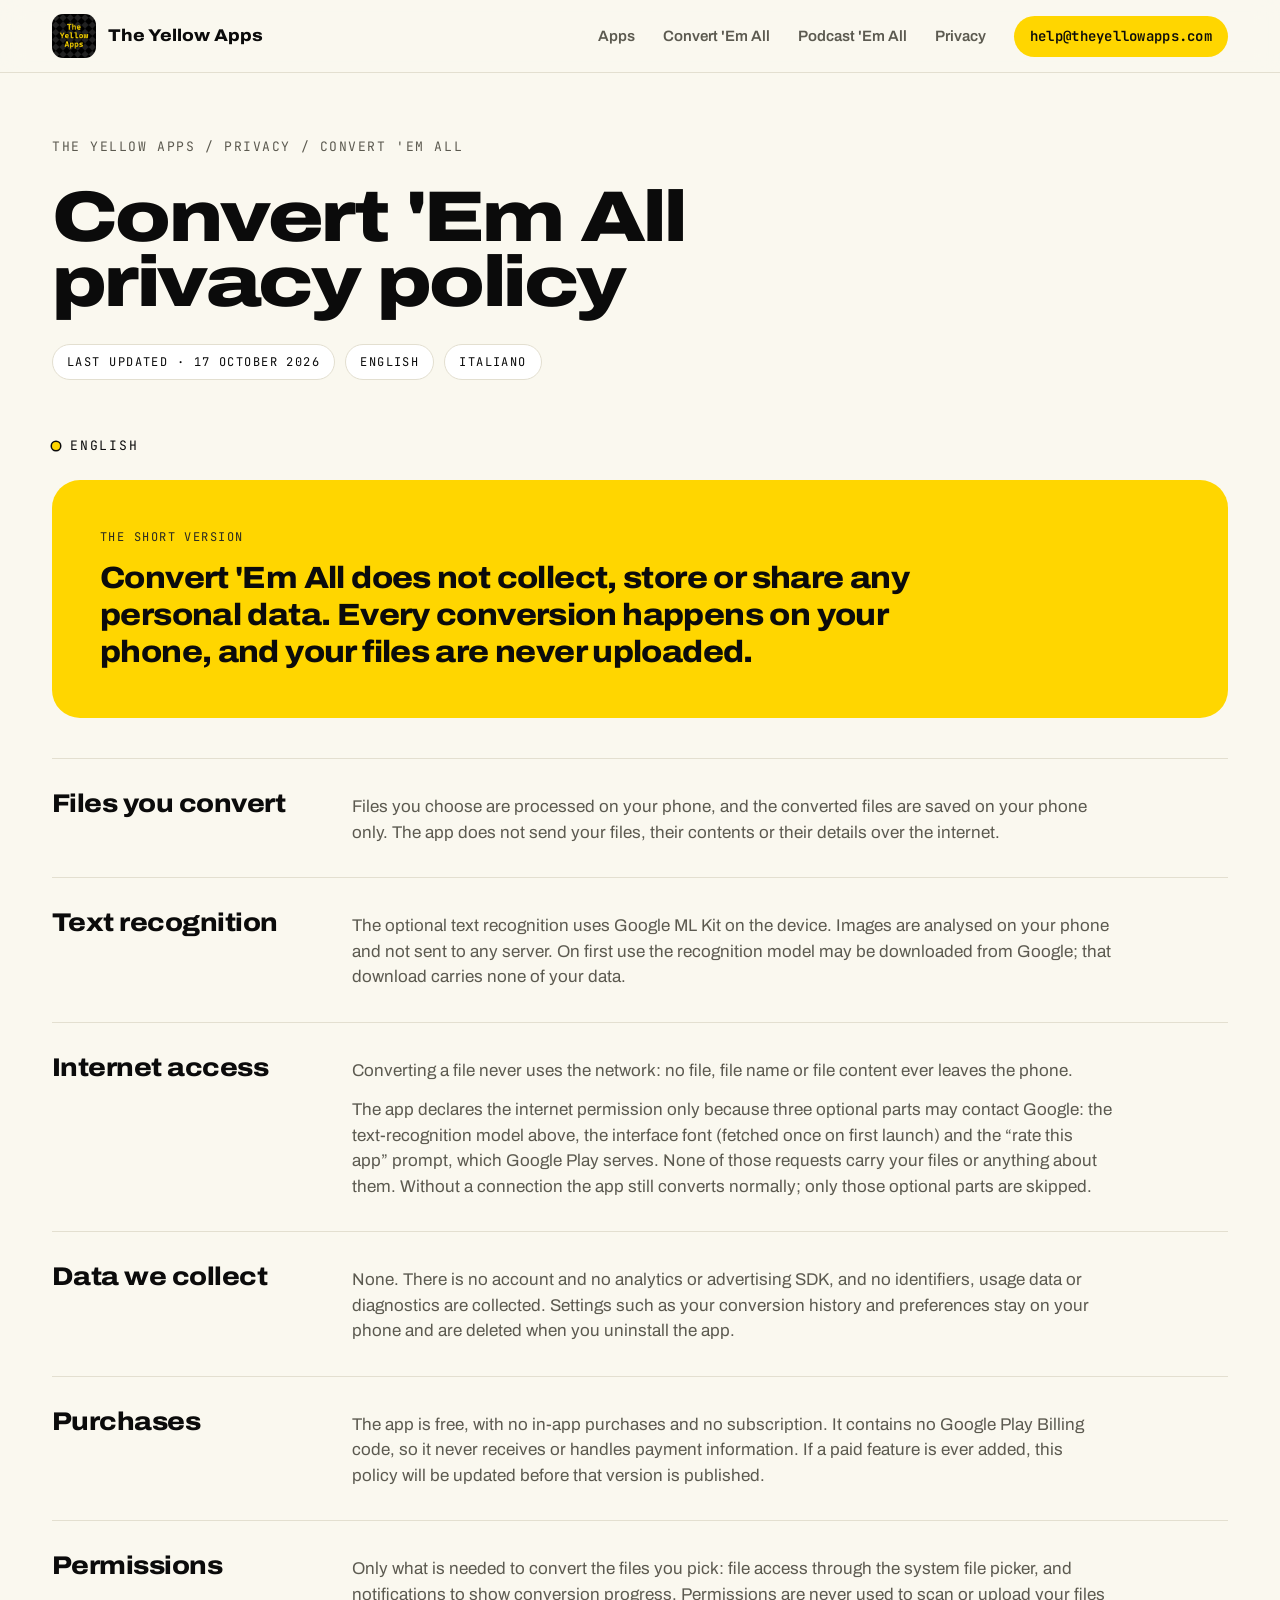
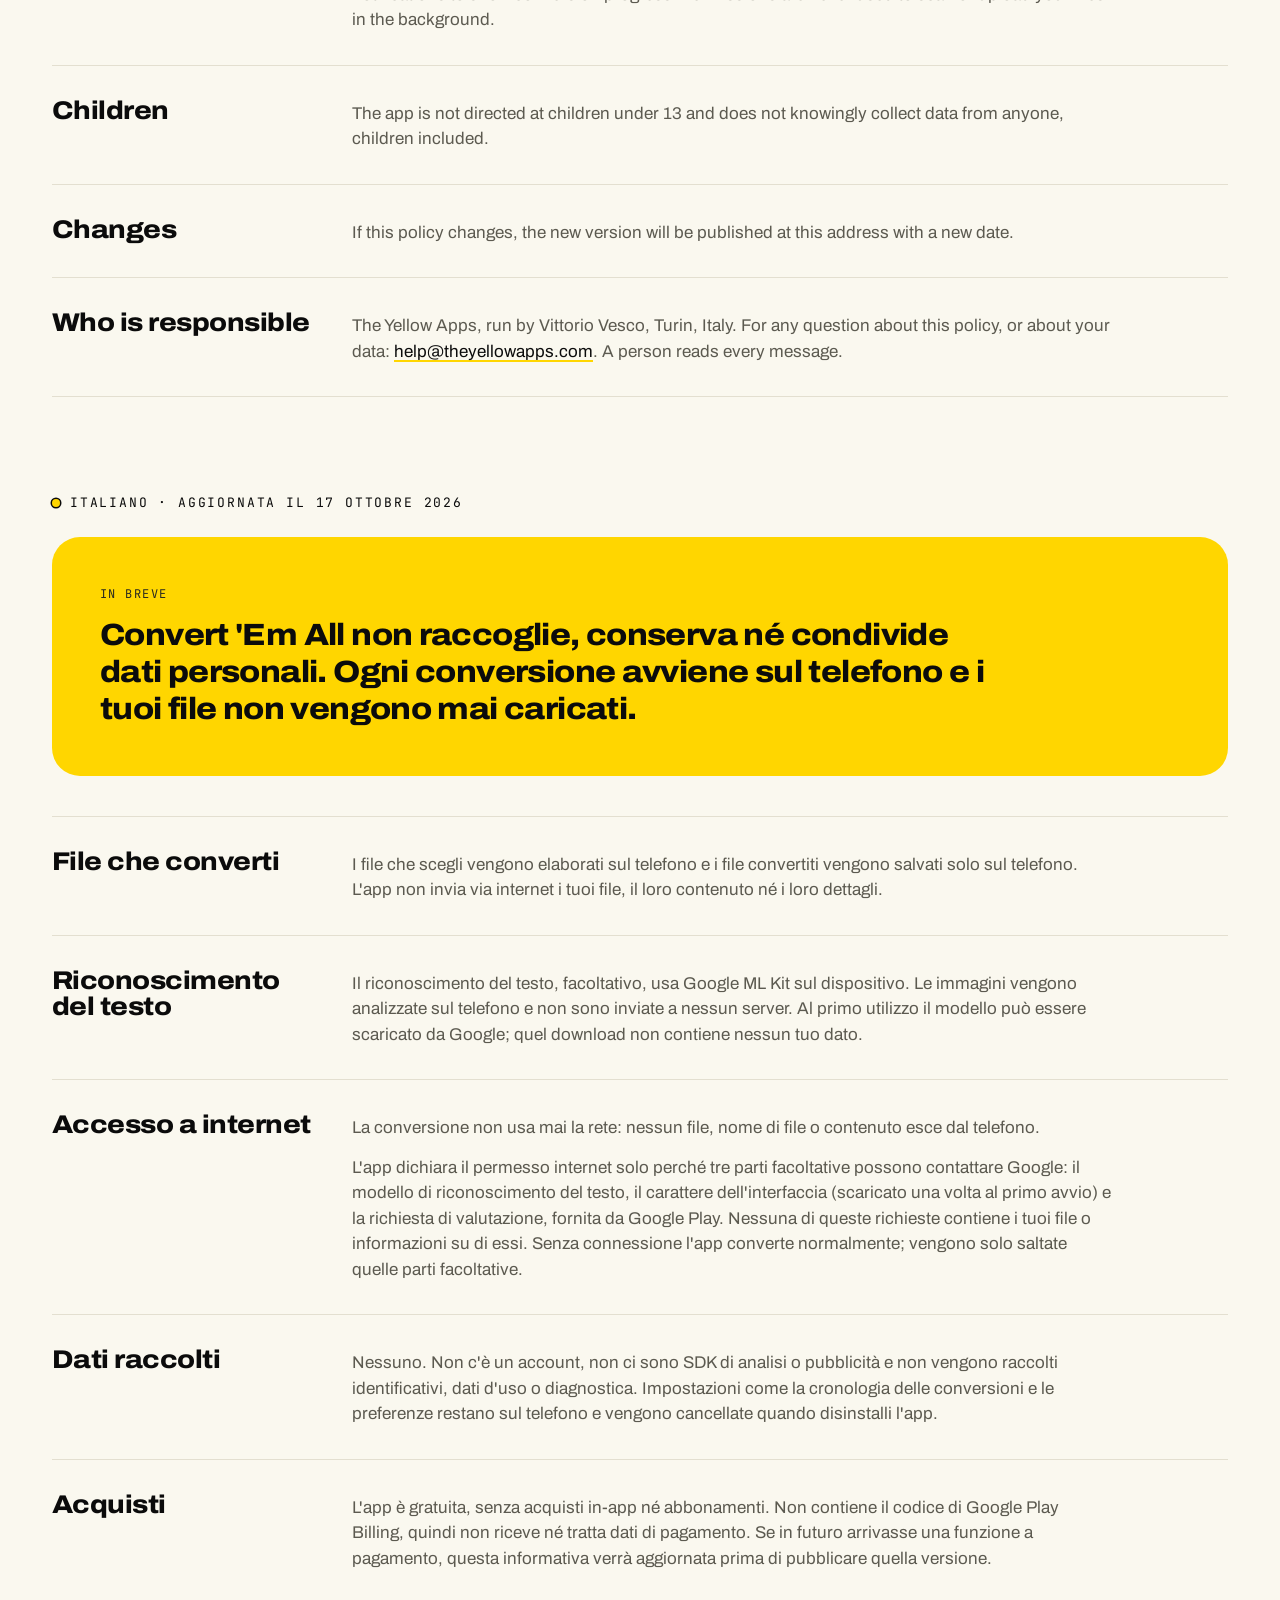
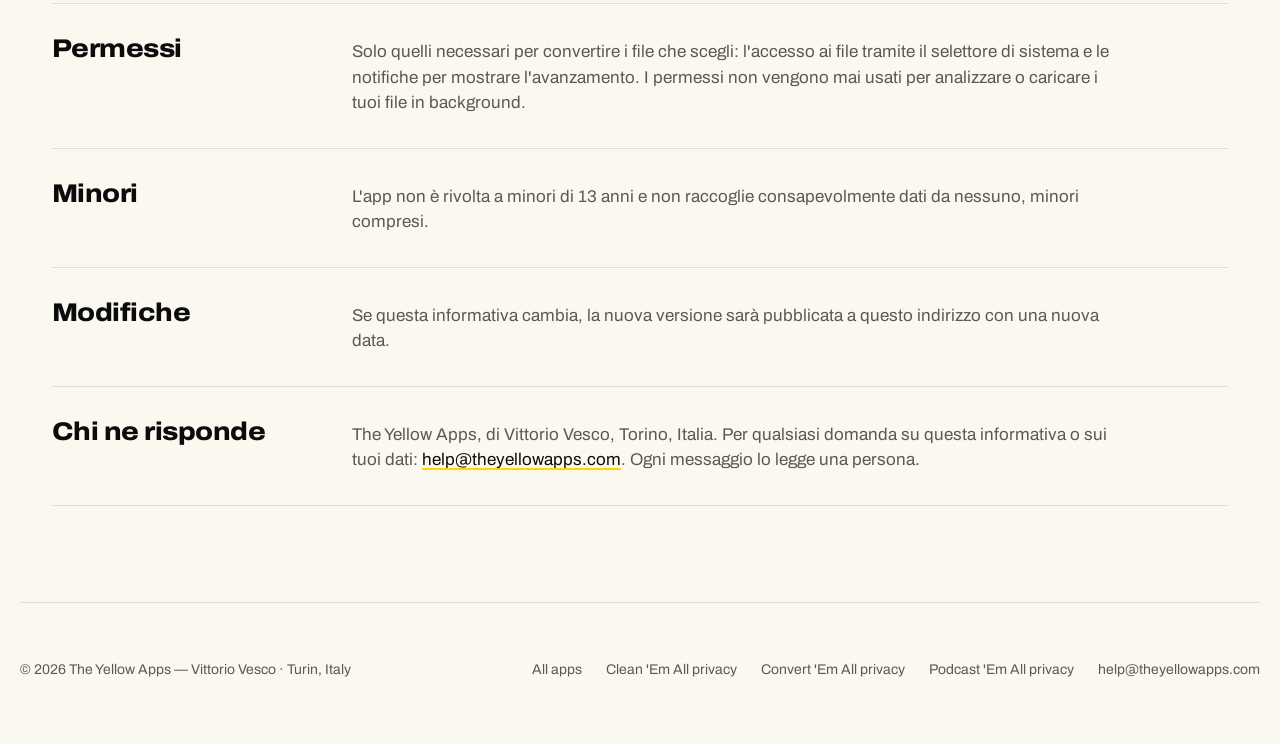
<file: privacy/convert-em-all.html>
<!doctype html>
<html lang="en">
<head>
<meta charset="utf-8">
<meta name="viewport" content="width=device-width, initial-scale=1">
<title>Privacy policy — Convert 'Em All</title>
<meta name="description" content="How Convert 'Em All handles your files: converted on the phone, never uploaded, no data collected.">
<meta name="theme-color" content="#FAF8EF">
<link rel="canonical" href="https://theyellowapps.com/privacy/convert-em-all.html">
<link rel="icon" href="/favicon.ico" sizes="any">
<link rel="icon" type="image/png" sizes="256x256" href="/img/the-yellow-apps.png">
<meta property="og:type" content="website">
<meta property="og:url" content="https://theyellowapps.com/privacy/convert-em-all.html">
<meta property="og:title" content="Privacy policy — Convert 'Em All">
<meta property="og:description" content="How Convert 'Em All handles your files: converted on the phone, never uploaded, no data collected.">
<meta property="og:image" content="https://theyellowapps.com/og.png">
<meta name="twitter:card" content="summary_large_image">
<meta property="og:site_name" content="The Yellow Apps">
<meta property="og:locale" content="en_GB">
<meta property="og:image:width" content="1200">
<meta property="og:image:height" content="630">
<meta property="og:image:alt" content="The Yellow Apps — small Android apps that do one job properly">
<link rel="apple-touch-icon" href="https://theyellowapps.com/img/the-yellow-apps.png">
<link rel="preconnect" href="https://fonts.googleapis.com">
<link rel="preconnect" href="https://fonts.gstatic.com" crossorigin>
<link rel="stylesheet" href="https://fonts.googleapis.com/css2?family=Archivo:wdth,wght@62..125,300..900&amp;family=JetBrains+Mono:wght@400;600&amp;display=swap">
<link rel="stylesheet" href="../app.css">
</head>
<body>
<div class="root motion-on">
<div class="progress" aria-hidden="true"></div>

<header class="nav">
<div class="wrap nav-in">
<a class="brand" href="/"><img src="/img/the-yellow-apps.png" alt="" width="44" height="44"><span>The Yellow Apps</span></a>
<nav class="links" aria-label="Main">
<a class="l" href="/#apps">Apps</a>
<a class="l" href="../convert-em-all.html">Convert 'Em All</a>
<a class="l" href="../podcast-em-all.html">Podcast 'Em All</a>
<a class="l" href="/privacy/">Privacy</a>
<a class="mailnav mono" href="mailto:help@theyellowapps.com">help@theyellowapps.com</a>
</nav>
</div>
</header>

<main class="pol">
<section class="hero pol-hero">
<div class="wrap">
<p class="crumb mono"><a href="/">The Yellow Apps</a> / <a href="/privacy/">Privacy</a> / Convert 'Em All</p>
<h1 class="display h2">Convert 'Em All<br><span class="hl">privacy policy</span></h1>
<div class="pol-meta">
<span class="pill mono">Last updated · 17 October 2026</span>
<a class="pill mono" href="#en">English</a>
<a class="pill mono" href="#it" hreflang="it">Italiano</a>
</div>
</div>
</section>

<section class="pol-lang" id="en">
<div class="wrap">
<p class="eyebrow mono"><span class="dot"></span>English</p>
<div class="pol-tldr rv">
<p class="pol-k mono">The short version</p>
<p class="pol-big">Convert 'Em All does not collect, store or share any personal data. Every conversion happens on your phone, and your files are never uploaded.</p>
</div>
<div class="rows">
<div class="row rv">
<h3>Files you convert</h3>
<div class="pol-body">
<p>Files you choose are processed on your phone, and the converted files are saved on your phone only. The app does not send your files, their contents or their details over the internet.</p>
</div>
</div>
<div class="row rv">
<h3>Text recognition</h3>
<div class="pol-body">
<p>The optional text recognition uses Google ML Kit on the device. Images are analysed on your phone and not sent to any server. On first use the recognition model may be downloaded from Google; that download carries none of your data.</p>
</div>
</div>
<div class="row rv">
<h3>Internet access</h3>
<div class="pol-body">
<p>Converting a file never uses the network: no file, file name or file content ever leaves the phone.</p>
<p>The app declares the internet permission only because three optional parts may contact Google: the text-recognition model above, the interface font (fetched once on first launch) and the “rate this app” prompt, which Google Play serves. None of those requests carry your files or anything about them. Without a connection the app still converts normally; only those optional parts are skipped.</p>
</div>
</div>
<div class="row rv">
<h3>Data we collect</h3>
<div class="pol-body">
<p>None. There is no account and no analytics or advertising SDK, and no identifiers, usage data or diagnostics are collected. Settings such as your conversion history and preferences stay on your phone and are deleted when you uninstall the app.</p>
</div>
</div>
<div class="row rv">
<h3>Purchases</h3>
<div class="pol-body">
<p>The app is free, with no in-app purchases and no subscription. It contains no Google Play Billing code, so it never receives or handles payment information. If a paid feature is ever added, this policy will be updated before that version is published.</p>
</div>
</div>
<div class="row rv">
<h3>Permissions</h3>
<div class="pol-body">
<p>Only what is needed to convert the files you pick: file access through the system file picker, and notifications to show conversion progress. Permissions are never used to scan or upload your files in the background.</p>
</div>
</div>
<div class="row rv">
<h3>Children</h3>
<div class="pol-body">
<p>The app is not directed at children under 13 and does not knowingly collect data from anyone, children included.</p>
</div>
</div>
<div class="row rv">
<h3>Changes</h3>
<div class="pol-body">
<p>If this policy changes, the new version will be published at this address with a new date.</p>
</div>
</div>
<div class="row rv">
<h3>Who is responsible</h3>
<div class="pol-body">
<p>The Yellow Apps, run by Vittorio Vesco, Turin, Italy. For any question about this policy, or about your data: <a href="mailto:help@theyellowapps.com">help@theyellowapps.com</a>. A person reads every message.</p>
</div>
</div>
</div>
</div>
</section>

<section class="pol-lang" id="it" lang="it">
<div class="wrap">
<p class="eyebrow mono"><span class="dot"></span>Italiano · aggiornata il 17 ottobre 2026</p>
<div class="pol-tldr rv">
<p class="pol-k mono">In breve</p>
<p class="pol-big">Convert 'Em All non raccoglie, conserva né condivide dati personali. Ogni conversione avviene sul telefono e i tuoi file non vengono mai caricati.</p>
</div>
<div class="rows">
<div class="row rv">
<h3>File che converti</h3>
<div class="pol-body">
<p>I file che scegli vengono elaborati sul telefono e i file convertiti vengono salvati solo sul telefono. L'app non invia via internet i tuoi file, il loro contenuto né i loro dettagli.</p>
</div>
</div>
<div class="row rv">
<h3>Riconoscimento del testo</h3>
<div class="pol-body">
<p>Il riconoscimento del testo, facoltativo, usa Google ML Kit sul dispositivo. Le immagini vengono analizzate sul telefono e non sono inviate a nessun server. Al primo utilizzo il modello può essere scaricato da Google; quel download non contiene nessun tuo dato.</p>
</div>
</div>
<div class="row rv">
<h3>Accesso a internet</h3>
<div class="pol-body">
<p>La conversione non usa mai la rete: nessun file, nome di file o contenuto esce dal telefono.</p>
<p>L'app dichiara il permesso internet solo perché tre parti facoltative possono contattare Google: il modello di riconoscimento del testo, il carattere dell'interfaccia (scaricato una volta al primo avvio) e la richiesta di valutazione, fornita da Google Play. Nessuna di queste richieste contiene i tuoi file o informazioni su di essi. Senza connessione l'app converte normalmente; vengono solo saltate quelle parti facoltative.</p>
</div>
</div>
<div class="row rv">
<h3>Dati raccolti</h3>
<div class="pol-body">
<p>Nessuno. Non c'è un account, non ci sono SDK di analisi o pubblicità e non vengono raccolti identificativi, dati d'uso o diagnostica. Impostazioni come la cronologia delle conversioni e le preferenze restano sul telefono e vengono cancellate quando disinstalli l'app.</p>
</div>
</div>
<div class="row rv">
<h3>Acquisti</h3>
<div class="pol-body">
<p>L'app è gratuita, senza acquisti in-app né abbonamenti. Non contiene il codice di Google Play Billing, quindi non riceve né tratta dati di pagamento. Se in futuro arrivasse una funzione a pagamento, questa informativa verrà aggiornata prima di pubblicare quella versione.</p>
</div>
</div>
<div class="row rv">
<h3>Permessi</h3>
<div class="pol-body">
<p>Solo quelli necessari per convertire i file che scegli: l'accesso ai file tramite il selettore di sistema e le notifiche per mostrare l'avanzamento. I permessi non vengono mai usati per analizzare o caricare i tuoi file in background.</p>
</div>
</div>
<div class="row rv">
<h3>Minori</h3>
<div class="pol-body">
<p>L'app non è rivolta a minori di 13 anni e non raccoglie consapevolmente dati da nessuno, minori compresi.</p>
</div>
</div>
<div class="row rv">
<h3>Modifiche</h3>
<div class="pol-body">
<p>Se questa informativa cambia, la nuova versione sarà pubblicata a questo indirizzo con una nuova data.</p>
</div>
</div>
<div class="row rv">
<h3>Chi ne risponde</h3>
<div class="pol-body">
<p>The Yellow Apps, di Vittorio Vesco, Torino, Italia. Per qualsiasi domanda su questa informativa o sui tuoi dati: <a href="mailto:help@theyellowapps.com">help@theyellowapps.com</a>. Ogni messaggio lo legge una persona.</p>
</div>
</div>
</div>
</div>
</section>
</main>

<footer class="wrap foot">
<span>© 2026 The Yellow Apps — Vittorio Vesco · Turin, Italy</span>
<nav aria-label="Footer">
<a href="/">All apps</a>
<a href="clean-em-all.html">Clean 'Em All privacy</a>
<a href="convert-em-all.html">Convert 'Em All privacy</a>
<a href="podcast-em-all.html">Podcast 'Em All privacy</a>
<a href="mailto:help@theyellowapps.com">help@theyellowapps.com</a>
</nav>
</footer>
</div>
<script type="application/ld+json">
{
 "@context": "https://schema.org",
 "@type": "BreadcrumbList",
 "itemListElement": [
  {
   "@type": "ListItem",
   "position": 1,
   "name": "The Yellow Apps",
   "item": "https://theyellowapps.com/"
  },
  {
   "@type": "ListItem",
   "position": 2,
   "name": "Privacy",
   "item": "https://theyellowapps.com/privacy/"
  },
  {
   "@type": "ListItem",
   "position": 3,
   "name": "Convert 'Em All",
   "item": "https://theyellowapps.com/privacy/convert-em-all.html"
  }
 ]
}
</script>
</body>
</html>
</file>
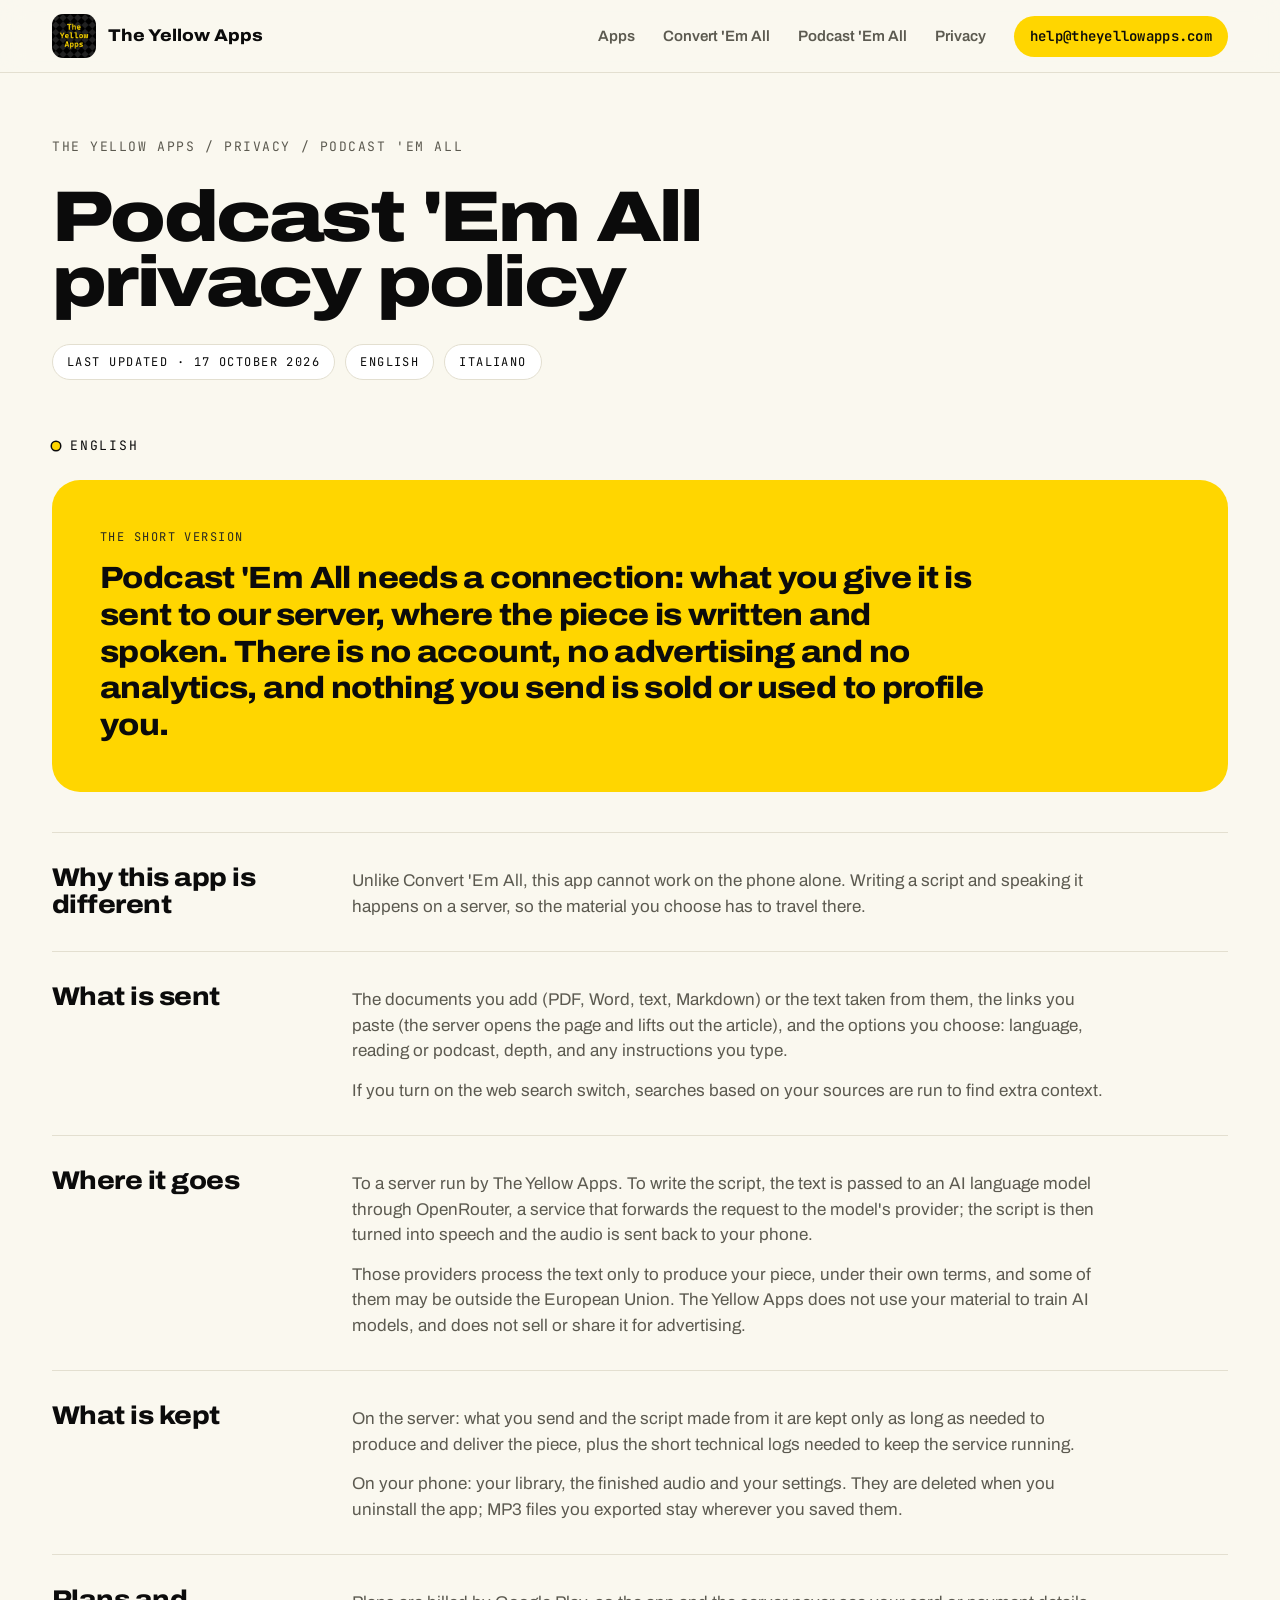
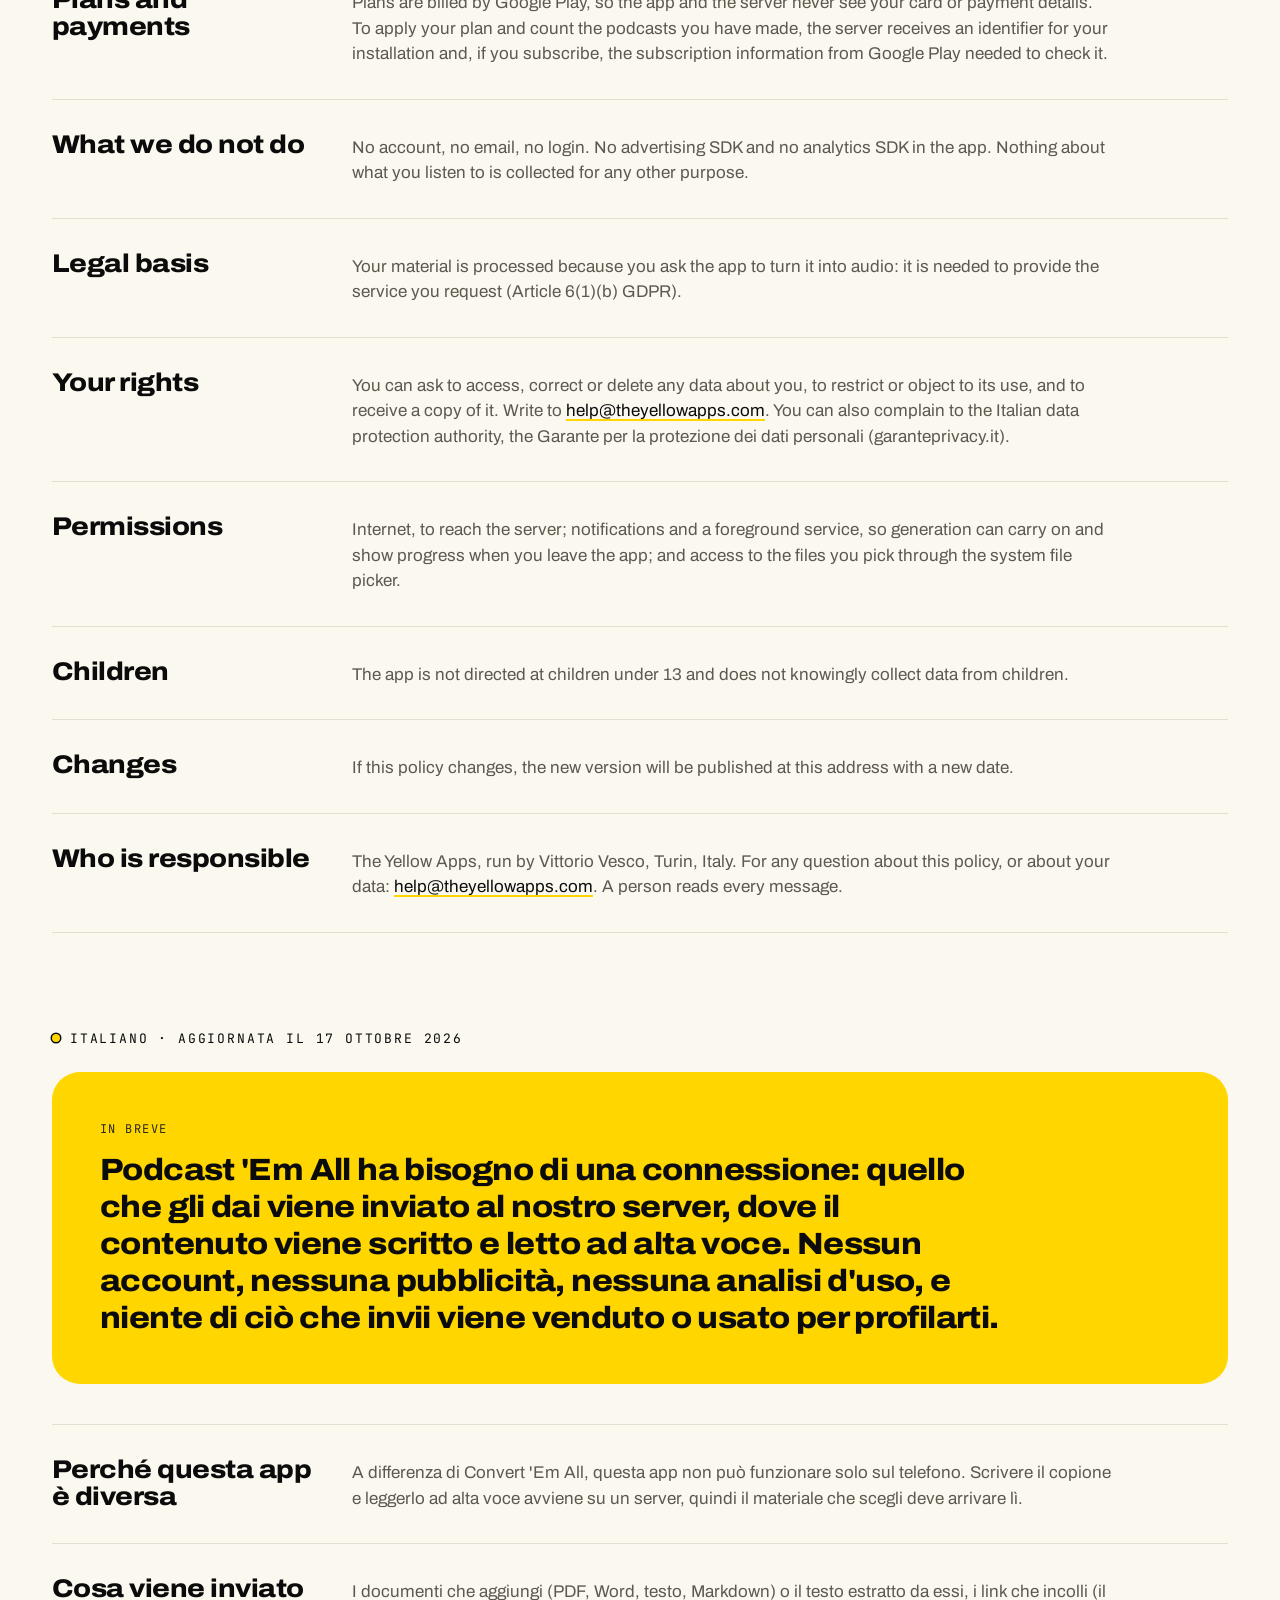
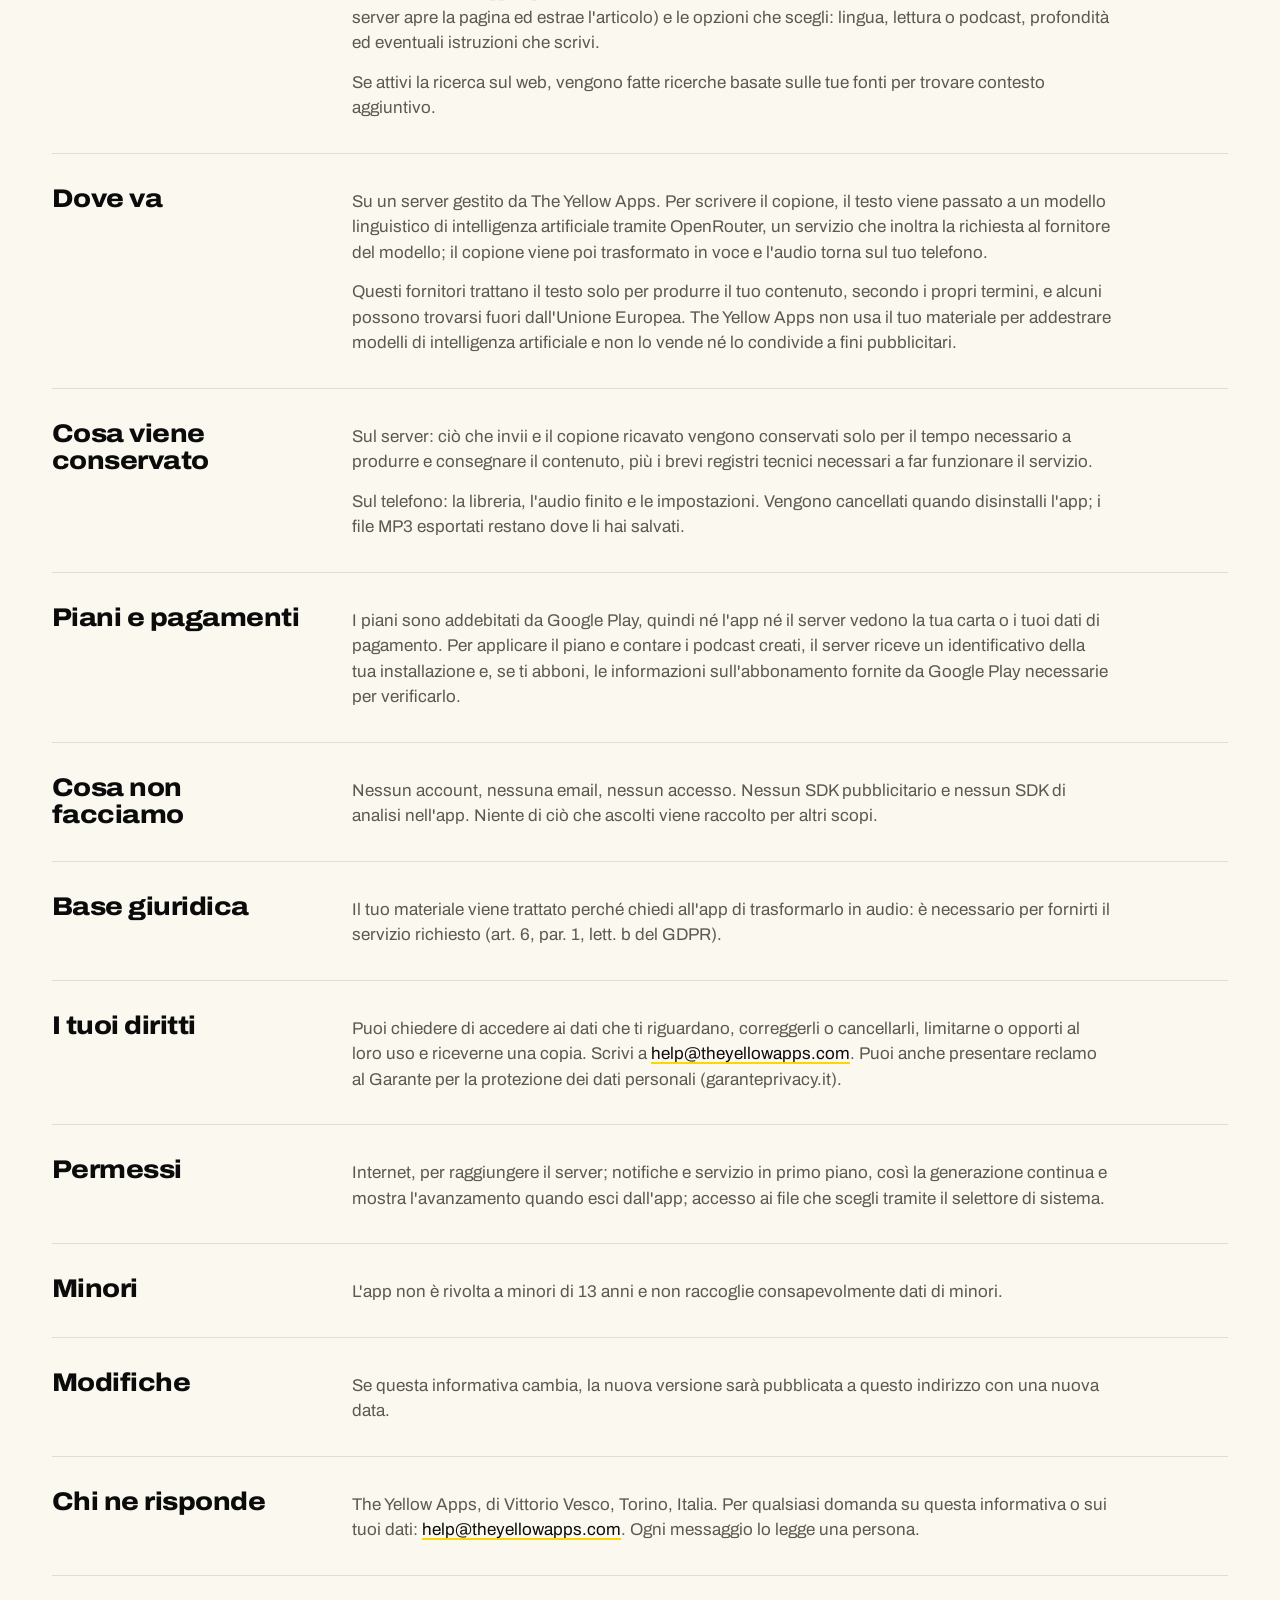
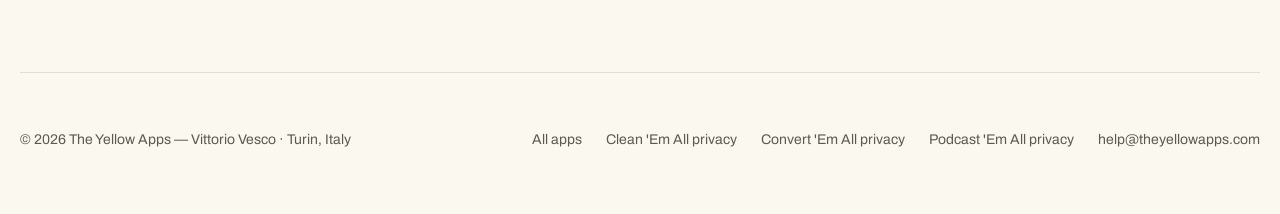
<file: privacy/podcast-em-all.html>
<!doctype html>
<html lang="en">
<head>
<meta charset="utf-8">
<meta name="viewport" content="width=device-width, initial-scale=1">
<title>Privacy policy — Podcast 'Em All</title>
<meta name="description" content="What Podcast 'Em All sends to its server, why, how long it is kept and what your rights are.">
<meta name="theme-color" content="#FAF8EF">
<link rel="canonical" href="https://theyellowapps.com/privacy/podcast-em-all.html">
<link rel="icon" href="/favicon.ico" sizes="any">
<link rel="icon" type="image/png" sizes="256x256" href="/img/the-yellow-apps.png">
<meta property="og:type" content="website">
<meta property="og:url" content="https://theyellowapps.com/privacy/podcast-em-all.html">
<meta property="og:title" content="Privacy policy — Podcast 'Em All">
<meta property="og:description" content="What Podcast 'Em All sends to its server, why, how long it is kept and what your rights are.">
<meta property="og:image" content="https://theyellowapps.com/og.png">
<meta name="twitter:card" content="summary_large_image">
<meta property="og:site_name" content="The Yellow Apps">
<meta property="og:locale" content="en_GB">
<meta property="og:image:width" content="1200">
<meta property="og:image:height" content="630">
<meta property="og:image:alt" content="The Yellow Apps — small Android apps that do one job properly">
<link rel="apple-touch-icon" href="https://theyellowapps.com/img/the-yellow-apps.png">
<link rel="preconnect" href="https://fonts.googleapis.com">
<link rel="preconnect" href="https://fonts.gstatic.com" crossorigin>
<link rel="stylesheet" href="https://fonts.googleapis.com/css2?family=Archivo:wdth,wght@62..125,300..900&amp;family=JetBrains+Mono:wght@400;600&amp;display=swap">
<link rel="stylesheet" href="../app.css">
</head>
<body>
<div class="root motion-on">
<div class="progress" aria-hidden="true"></div>

<header class="nav">
<div class="wrap nav-in">
<a class="brand" href="/"><img src="/img/the-yellow-apps.png" alt="" width="44" height="44"><span>The Yellow Apps</span></a>
<nav class="links" aria-label="Main">
<a class="l" href="/#apps">Apps</a>
<a class="l" href="../convert-em-all.html">Convert 'Em All</a>
<a class="l" href="../podcast-em-all.html">Podcast 'Em All</a>
<a class="l" href="/privacy/">Privacy</a>
<a class="mailnav mono" href="mailto:help@theyellowapps.com">help@theyellowapps.com</a>
</nav>
</div>
</header>

<main class="pol">
<section class="hero pol-hero">
<div class="wrap">
<p class="crumb mono"><a href="/">The Yellow Apps</a> / <a href="/privacy/">Privacy</a> / Podcast 'Em All</p>
<h1 class="display h2">Podcast 'Em All<br><span class="hl">privacy policy</span></h1>
<div class="pol-meta">
<span class="pill mono">Last updated · 17 October 2026</span>
<a class="pill mono" href="#en">English</a>
<a class="pill mono" href="#it" hreflang="it">Italiano</a>
</div>
</div>
</section>

<section class="pol-lang" id="en">
<div class="wrap">
<p class="eyebrow mono"><span class="dot"></span>English</p>
<div class="pol-tldr rv">
<p class="pol-k mono">The short version</p>
<p class="pol-big">Podcast 'Em All needs a connection: what you give it is sent to our server, where the piece is written and spoken. There is no account, no advertising and no analytics, and nothing you send is sold or used to profile you.</p>
</div>
<div class="rows">
<div class="row rv">
<h3>Why this app is different</h3>
<div class="pol-body">
<p>Unlike Convert 'Em All, this app cannot work on the phone alone. Writing a script and speaking it happens on a server, so the material you choose has to travel there.</p>
</div>
</div>
<div class="row rv">
<h3>What is sent</h3>
<div class="pol-body">
<p>The documents you add (PDF, Word, text, Markdown) or the text taken from them, the links you paste (the server opens the page and lifts out the article), and the options you choose: language, reading or podcast, depth, and any instructions you type.</p>
<p>If you turn on the web search switch, searches based on your sources are run to find extra context.</p>
</div>
</div>
<div class="row rv">
<h3>Where it goes</h3>
<div class="pol-body">
<p>To a server run by The Yellow Apps. To write the script, the text is passed to an AI language model through OpenRouter, a service that forwards the request to the model's provider; the script is then turned into speech and the audio is sent back to your phone.</p>
<p>Those providers process the text only to produce your piece, under their own terms, and some of them may be outside the European Union. The Yellow Apps does not use your material to train AI models, and does not sell or share it for advertising.</p>
</div>
</div>
<div class="row rv">
<h3>What is kept</h3>
<div class="pol-body">
<p>On the server: what you send and the script made from it are kept only as long as needed to produce and deliver the piece, plus the short technical logs needed to keep the service running.</p>
<p>On your phone: your library, the finished audio and your settings. They are deleted when you uninstall the app; MP3 files you exported stay wherever you saved them.</p>
</div>
</div>
<div class="row rv">
<h3>Plans and payments</h3>
<div class="pol-body">
<p>Plans are billed by Google Play, so the app and the server never see your card or payment details. To apply your plan and count the podcasts you have made, the server receives an identifier for your installation and, if you subscribe, the subscription information from Google Play needed to check it.</p>
</div>
</div>
<div class="row rv">
<h3>What we do not do</h3>
<div class="pol-body">
<p>No account, no email, no login. No advertising SDK and no analytics SDK in the app. Nothing about what you listen to is collected for any other purpose.</p>
</div>
</div>
<div class="row rv">
<h3>Legal basis</h3>
<div class="pol-body">
<p>Your material is processed because you ask the app to turn it into audio: it is needed to provide the service you request (Article 6(1)(b) GDPR).</p>
</div>
</div>
<div class="row rv">
<h3>Your rights</h3>
<div class="pol-body">
<p>You can ask to access, correct or delete any data about you, to restrict or object to its use, and to receive a copy of it. Write to <a href="mailto:help@theyellowapps.com">help@theyellowapps.com</a>. You can also complain to the Italian data protection authority, the Garante per la protezione dei dati personali (garanteprivacy.it).</p>
</div>
</div>
<div class="row rv">
<h3>Permissions</h3>
<div class="pol-body">
<p>Internet, to reach the server; notifications and a foreground service, so generation can carry on and show progress when you leave the app; and access to the files you pick through the system file picker.</p>
</div>
</div>
<div class="row rv">
<h3>Children</h3>
<div class="pol-body">
<p>The app is not directed at children under 13 and does not knowingly collect data from children.</p>
</div>
</div>
<div class="row rv">
<h3>Changes</h3>
<div class="pol-body">
<p>If this policy changes, the new version will be published at this address with a new date.</p>
</div>
</div>
<div class="row rv">
<h3>Who is responsible</h3>
<div class="pol-body">
<p>The Yellow Apps, run by Vittorio Vesco, Turin, Italy. For any question about this policy, or about your data: <a href="mailto:help@theyellowapps.com">help@theyellowapps.com</a>. A person reads every message.</p>
</div>
</div>
</div>
</div>
</section>

<section class="pol-lang" id="it" lang="it">
<div class="wrap">
<p class="eyebrow mono"><span class="dot"></span>Italiano · aggiornata il 17 ottobre 2026</p>
<div class="pol-tldr rv">
<p class="pol-k mono">In breve</p>
<p class="pol-big">Podcast 'Em All ha bisogno di una connessione: quello che gli dai viene inviato al nostro server, dove il contenuto viene scritto e letto ad alta voce. Nessun account, nessuna pubblicità, nessuna analisi d'uso, e niente di ciò che invii viene venduto o usato per profilarti.</p>
</div>
<div class="rows">
<div class="row rv">
<h3>Perché questa app è diversa</h3>
<div class="pol-body">
<p>A differenza di Convert 'Em All, questa app non può funzionare solo sul telefono. Scrivere il copione e leggerlo ad alta voce avviene su un server, quindi il materiale che scegli deve arrivare lì.</p>
</div>
</div>
<div class="row rv">
<h3>Cosa viene inviato</h3>
<div class="pol-body">
<p>I documenti che aggiungi (PDF, Word, testo, Markdown) o il testo estratto da essi, i link che incolli (il server apre la pagina ed estrae l'articolo) e le opzioni che scegli: lingua, lettura o podcast, profondità ed eventuali istruzioni che scrivi.</p>
<p>Se attivi la ricerca sul web, vengono fatte ricerche basate sulle tue fonti per trovare contesto aggiuntivo.</p>
</div>
</div>
<div class="row rv">
<h3>Dove va</h3>
<div class="pol-body">
<p>Su un server gestito da The Yellow Apps. Per scrivere il copione, il testo viene passato a un modello linguistico di intelligenza artificiale tramite OpenRouter, un servizio che inoltra la richiesta al fornitore del modello; il copione viene poi trasformato in voce e l'audio torna sul tuo telefono.</p>
<p>Questi fornitori trattano il testo solo per produrre il tuo contenuto, secondo i propri termini, e alcuni possono trovarsi fuori dall'Unione Europea. The Yellow Apps non usa il tuo materiale per addestrare modelli di intelligenza artificiale e non lo vende né lo condivide a fini pubblicitari.</p>
</div>
</div>
<div class="row rv">
<h3>Cosa viene conservato</h3>
<div class="pol-body">
<p>Sul server: ciò che invii e il copione ricavato vengono conservati solo per il tempo necessario a produrre e consegnare il contenuto, più i brevi registri tecnici necessari a far funzionare il servizio.</p>
<p>Sul telefono: la libreria, l'audio finito e le impostazioni. Vengono cancellati quando disinstalli l'app; i file MP3 esportati restano dove li hai salvati.</p>
</div>
</div>
<div class="row rv">
<h3>Piani e pagamenti</h3>
<div class="pol-body">
<p>I piani sono addebitati da Google Play, quindi né l'app né il server vedono la tua carta o i tuoi dati di pagamento. Per applicare il piano e contare i podcast creati, il server riceve un identificativo della tua installazione e, se ti abboni, le informazioni sull'abbonamento fornite da Google Play necessarie per verificarlo.</p>
</div>
</div>
<div class="row rv">
<h3>Cosa non facciamo</h3>
<div class="pol-body">
<p>Nessun account, nessuna email, nessun accesso. Nessun SDK pubblicitario e nessun SDK di analisi nell'app. Niente di ciò che ascolti viene raccolto per altri scopi.</p>
</div>
</div>
<div class="row rv">
<h3>Base giuridica</h3>
<div class="pol-body">
<p>Il tuo materiale viene trattato perché chiedi all'app di trasformarlo in audio: è necessario per fornirti il servizio richiesto (art. 6, par. 1, lett. b del GDPR).</p>
</div>
</div>
<div class="row rv">
<h3>I tuoi diritti</h3>
<div class="pol-body">
<p>Puoi chiedere di accedere ai dati che ti riguardano, correggerli o cancellarli, limitarne o opporti al loro uso e riceverne una copia. Scrivi a <a href="mailto:help@theyellowapps.com">help@theyellowapps.com</a>. Puoi anche presentare reclamo al Garante per la protezione dei dati personali (garanteprivacy.it).</p>
</div>
</div>
<div class="row rv">
<h3>Permessi</h3>
<div class="pol-body">
<p>Internet, per raggiungere il server; notifiche e servizio in primo piano, così la generazione continua e mostra l'avanzamento quando esci dall'app; accesso ai file che scegli tramite il selettore di sistema.</p>
</div>
</div>
<div class="row rv">
<h3>Minori</h3>
<div class="pol-body">
<p>L'app non è rivolta a minori di 13 anni e non raccoglie consapevolmente dati di minori.</p>
</div>
</div>
<div class="row rv">
<h3>Modifiche</h3>
<div class="pol-body">
<p>Se questa informativa cambia, la nuova versione sarà pubblicata a questo indirizzo con una nuova data.</p>
</div>
</div>
<div class="row rv">
<h3>Chi ne risponde</h3>
<div class="pol-body">
<p>The Yellow Apps, di Vittorio Vesco, Torino, Italia. Per qualsiasi domanda su questa informativa o sui tuoi dati: <a href="mailto:help@theyellowapps.com">help@theyellowapps.com</a>. Ogni messaggio lo legge una persona.</p>
</div>
</div>
</div>
</div>
</section>
</main>

<footer class="wrap foot">
<span>© 2026 The Yellow Apps — Vittorio Vesco · Turin, Italy</span>
<nav aria-label="Footer">
<a href="/">All apps</a>
<a href="clean-em-all.html">Clean 'Em All privacy</a>
<a href="convert-em-all.html">Convert 'Em All privacy</a>
<a href="podcast-em-all.html">Podcast 'Em All privacy</a>
<a href="mailto:help@theyellowapps.com">help@theyellowapps.com</a>
</nav>
</footer>
</div>
<script type="application/ld+json">
{
 "@context": "https://schema.org",
 "@type": "BreadcrumbList",
 "itemListElement": [
  {
   "@type": "ListItem",
   "position": 1,
   "name": "The Yellow Apps",
   "item": "https://theyellowapps.com/"
  },
  {
   "@type": "ListItem",
   "position": 2,
   "name": "Privacy",
   "item": "https://theyellowapps.com/privacy/"
  },
  {
   "@type": "ListItem",
   "position": 3,
   "name": "Podcast 'Em All",
   "item": "https://theyellowapps.com/privacy/podcast-em-all.html"
  }
 ]
}
</script>
</body>
</html>
</file>
<file: app.css>
/* The Yellow Apps — shared style for the app pages (same system as index.html) */
body{margin:0;background:#FAF8EF}
a{color:#0B0B0B}a:hover{color:#5A4D00}
::selection{background:#FFD600;color:#0B0B0B}
html{scroll-behavior:smooth}
@media (prefers-reduced-motion:reduce){html{scroll-behavior:auto}}
.root{--y:#FFD600;--ink:#0B0B0B;--bg:#FAF8EF;--mute:#5C5A50;--line:#E3DFD0;--card:#FFFFFF;--stage:#F3F0E4;font-family:'Archivo',system-ui,sans-serif;color:var(--ink);background:var(--bg);overflow-x:hidden;line-height:1.5;-webkit-font-smoothing:antialiased}
.root *{box-sizing:border-box}
.mono{font-family:'JetBrains Mono',ui-monospace,monospace;letter-spacing:.02em}
.wrap{max-width:1240px;margin:0 auto;padding:0 32px}
.display{font-stretch:122%;font-weight:850;letter-spacing:-.035em;line-height:.92;margin:0}
.eyebrow{font-size:13px;text-transform:uppercase;letter-spacing:.14em;display:flex;align-items:center;gap:10px;margin:0 0 24px}
.dot{width:8px;height:8px;border-radius:50%;background:var(--y);box-shadow:0 0 0 1.5px var(--ink);display:inline-block;flex:none}
.btn{display:inline-flex;align-items:center;gap:10px;min-height:52px;padding:0 24px;border-radius:999px;font-weight:700;font-size:16px;text-decoration:none;transition:transform .25s cubic-bezier(.2,.8,.2,1),background .25s,color .25s}
.btn:hover{transform:translateY(-3px)}
.btn-y{background:var(--y);color:var(--ink)}.btn-y:hover{color:var(--y);background:var(--ink)}
.btn-o{border:1.5px solid var(--ink);color:var(--ink)}.btn-o:hover{background:var(--y);color:var(--ink)}
.btn-k{background:var(--ink);color:var(--y)}.btn-k:hover{background:#000;color:#fff}
.progress{position:fixed;top:0;left:0;right:0;height:3px;background:var(--ink);transform-origin:0 50%;transform:scaleX(0);z-index:60}

/* nav */
.nav{position:sticky;top:0;z-index:50;background:rgba(250,248,239,.85);backdrop-filter:blur(12px);-webkit-backdrop-filter:blur(12px);border-bottom:1px solid var(--line)}
.nav-in{display:flex;align-items:center;justify-content:space-between;gap:16px;flex-wrap:wrap;min-height:72px}
.brand{display:flex;align-items:center;gap:12px;color:var(--ink);text-decoration:none;font-weight:800;font-size:17px;font-stretch:110%}
.brand:hover{color:var(--ink)}
.brand img{width:44px;height:44px;border-radius:11px;display:block}
.links{display:flex;align-items:center;gap:28px;flex-wrap:wrap}
.links a.l{color:var(--mute);text-decoration:none;font-size:15px;font-weight:600}
.links a.l:hover,.links a.l[aria-current]{color:var(--ink)}
.mailnav{font-size:14px;font-weight:600;color:var(--ink);text-decoration:none;padding:10px 16px;border-radius:999px;background:var(--y);transition:background .25s,color .25s}
.mailnav:hover{background:var(--ink);color:var(--y)}

/* hero */
.hero{padding:72px 0 104px}
.hero-grid{display:grid;grid-template-columns:minmax(0,1.3fr) minmax(0,1fr);gap:64px;align-items:center}
.crumb{font-size:13px;color:var(--mute);text-transform:uppercase;letter-spacing:.12em;margin:0 0 28px}
.crumb a{color:var(--mute);text-decoration:none}.crumb a:hover{color:var(--ink)}
.app-id{display:flex;align-items:center;gap:18px;margin:0 0 28px}
.app-id img{width:88px;height:88px;border-radius:22px;display:block;box-shadow:0 18px 34px -18px rgba(90,77,0,.55)}
.pill{display:inline-flex;align-items:center;gap:8px;font-size:12px;text-transform:uppercase;letter-spacing:.12em;padding:8px 14px;border-radius:999px;background:var(--card);border:1px solid var(--line)}
.pill.new{background:var(--y);border-color:var(--y)}
.h1{font-size:clamp(56px,9vw,136px)}
.h1 .hl{background:linear-gradient(transparent 52%,var(--y) 52%,var(--y) 90%,transparent 90%);padding:0 .04em}
.tag{font-size:clamp(20px,2vw,26px);font-weight:700;font-stretch:110%;margin:18px 0 0;letter-spacing:-.01em}
.lede{font-size:clamp(18px,1.6vw,21px);color:var(--mute);max-width:600px;margin:24px 0 36px}
.ctas{display:flex;gap:12px;flex-wrap:wrap;align-items:center}
.facts{font-size:12px;color:var(--mute);text-transform:uppercase;letter-spacing:.12em;margin:20px 0 0}

/* demo card */
.demo{position:relative;background:var(--card);border:1px solid var(--line);border-radius:28px;padding:32px;display:flex;flex-direction:column;gap:20px;overflow:hidden;box-shadow:0 30px 60px -36px rgba(90,77,0,.35)}
.demo-top{display:flex;justify-content:space-between;align-items:center;font-size:12px;color:var(--mute);text-transform:uppercase;letter-spacing:.12em}
.live{display:flex;align-items:center;gap:8px;color:var(--ink)}
.slot-label{font-size:12px;color:var(--mute);text-transform:uppercase;letter-spacing:.12em;margin:0 0 8px}
.slot{height:clamp(64px,7vw,96px);overflow:hidden;border-radius:16px}
.slot-in{border:1.5px dashed #BDB8A5;background:var(--stage)}
.slot-out{background:var(--y)}
.reel{display:flex;flex-direction:column}
.reel span{height:clamp(64px,7vw,96px);display:flex;align-items:center;padding:0 24px;font-weight:850;font-stretch:125%;font-size:clamp(34px,4.2vw,60px);letter-spacing:-.03em}
.arrow{display:flex;justify-content:center}
.arrow svg{width:36px;height:36px}
.file{display:flex;justify-content:space-between;align-items:center;gap:12px;padding:18px 20px;border-radius:16px;background:var(--stage);border:1.5px dashed #BDB8A5;font-weight:700}
.file small{font-weight:400;color:var(--mute)}
.file.out{background:var(--y);border:0}
.wave{display:flex;align-items:center;gap:5px;height:80px}
.wave span{flex:1;background:var(--ink);border-radius:4px;height:100%;transform:scaleY(.35)}
.wave span:nth-child(odd){background:var(--y)}
.demo-foot{font-size:12px;color:var(--mute);text-transform:uppercase;letter-spacing:.12em;margin:0}

/* tape */
.tape-wrap{position:relative;height:150px;margin:8px 0 24px}
.tape{position:absolute;left:-5%;right:-5%;top:30px;overflow:hidden;white-space:nowrap;background:var(--y);transform:rotate(-2deg);padding:16px 0}
.track{display:inline-flex;gap:44px;padding-right:44px}
.track span{font-weight:900;font-stretch:125%;font-size:clamp(34px,5vw,64px);letter-spacing:-.03em}
.track i{font-style:normal;opacity:.4;font-weight:900;font-size:clamp(34px,5vw,64px)}

/* sections */
.sec{padding:104px 0}
.sec-head{display:flex;justify-content:space-between;align-items:flex-end;gap:32px;flex-wrap:wrap;margin-bottom:52px}
.h2{font-size:clamp(40px,5.6vw,84px)}
.sub{color:var(--mute);font-size:18px;max-width:440px;margin:0}

/* feature cards */
.feats{display:grid;grid-template-columns:repeat(3,minmax(0,1fr));gap:20px}
.feat{border:1px solid var(--line);border-radius:24px;padding:32px;background:var(--card);display:flex;flex-direction:column;gap:14px;transition:transform .35s cubic-bezier(.2,.8,.2,1),border-color .35s}
.feat:hover{transform:translateY(-4px);border-color:var(--ink)}
.feat .n{font-size:13px;color:var(--mute)}
.feat h3{margin:0;font-size:26px;font-weight:800;font-stretch:112%;letter-spacing:-.02em;line-height:1.08}
.feat p{margin:0;color:var(--mute);font-size:16px}
.feat.y{background:var(--y);border-color:var(--y)}
.feat.y p,.feat.y .n{color:#2A2A20}

/* rows: formats, sources, steps */
.rows{border-top:1px solid var(--line)}
.row{display:grid;grid-template-columns:minmax(0,260px) minmax(0,1fr) minmax(0,1.1fr);gap:40px;align-items:baseline;padding:40px 0;border-bottom:1px solid var(--line)}
.row h3{margin:0;font-size:clamp(26px,2.6vw,36px);font-weight:800;font-stretch:112%;letter-spacing:-.02em;line-height:1.05}
.row p{margin:0;color:var(--mute);font-size:17px}
.chips{display:flex;flex-wrap:wrap;gap:8px}
.chip{font-size:13px;font-weight:600;padding:8px 14px;border-radius:999px;border:1.5px solid var(--ink)}
.row:hover .chip{background:var(--y);border-color:var(--y)}
.chip{transition:background .3s,border-color .3s}
.num{font-size:clamp(64px,8vw,120px);font-weight:900;font-stretch:125%;line-height:.8;color:transparent;-webkit-text-stroke:1.5px #B5B09E;transition:color .35s,-webkit-text-stroke-color .35s}
.row:hover .num{color:var(--y);-webkit-text-stroke-color:var(--ink)}
.step h3{margin-bottom:12px}

.note{margin-top:32px;border-radius:24px;padding:32px 40px;background:var(--card);border:1.5px solid var(--ink);display:grid;grid-template-columns:minmax(0,260px) minmax(0,1fr);gap:40px}
.note h3{margin:0;font-size:26px;font-weight:800;font-stretch:112%;letter-spacing:-.02em;line-height:1.1}
.note p{margin:0;color:var(--mute);font-size:17px}

/* price */
.price{display:grid;grid-template-columns:minmax(0,1fr) minmax(0,1fr);gap:24px;align-items:stretch}
.bigprice{background:var(--y);border-radius:32px;padding:clamp(32px,4vw,56px);display:flex;flex-direction:column;gap:16px;position:relative;overflow:hidden}
.bigprice .v{font-size:clamp(72px,10vw,150px);font-weight:900;font-stretch:125%;letter-spacing:-.05em;line-height:.85}
.bigprice p{margin:0;font-size:18px;color:#2A2A20;max-width:420px}
.bigprice .btn{margin-top:auto;align-self:flex-start}
.list{list-style:none;margin:0;padding:0;border-top:1px solid var(--line)}
.list li{display:flex;gap:14px;align-items:baseline;padding:18px 0;border-bottom:1px solid var(--line);font-size:17px}
.list li::before{content:"";width:10px;height:10px;border-radius:50%;background:var(--y);box-shadow:0 0 0 1.5px var(--ink);flex:none;transform:translateY(-1px)}
.plans{display:grid;grid-template-columns:repeat(3,minmax(0,1fr));gap:20px;margin-bottom:32px}
.plan{border:1px solid var(--line);border-radius:24px;padding:28px;background:var(--card);display:flex;flex-direction:column;gap:6px}
.plan.best{background:var(--y);border-color:var(--y);transform:translateY(-8px);box-shadow:0 30px 60px -36px rgba(90,77,0,.5)}
.plan .k{font-size:12px;text-transform:uppercase;letter-spacing:.12em;color:var(--mute)}
.plan.best .k{color:#2A2A20}
.plan .v{font-size:clamp(48px,5vw,72px);font-weight:900;font-stretch:125%;letter-spacing:-.04em;line-height:1}
.plan .v small{font-size:16px;font-weight:600;letter-spacing:0;font-stretch:100%}
.plan p{margin:6px 0 0;font-size:16px}
.fine{color:var(--mute);font-size:15px;margin:20px 0 0}

/* faq */
.faq{border-top:1px solid var(--line)}
.faq details{border-bottom:1px solid var(--line)}
.faq summary{list-style:none;cursor:pointer;display:flex;justify-content:space-between;align-items:center;gap:24px;padding:28px 0;font-size:clamp(20px,2vw,26px);font-weight:800;font-stretch:110%;letter-spacing:-.01em}
.faq summary::-webkit-details-marker{display:none}
.faq summary .plus{width:40px;height:40px;border-radius:50%;border:1.5px solid var(--ink);display:flex;align-items:center;justify-content:center;flex:none;font-weight:600;font-size:22px;transition:transform .3s,background .3s}
.faq details[open] summary .plus{transform:rotate(45deg);background:var(--y);border-color:var(--y)}
.faq summary:hover .plus{background:var(--y);border-color:var(--y)}
.faq .a{padding:0 0 28px;max-width:820px;color:var(--mute);font-size:17px}
.faq .a p{margin:0 0 12px}

/* other app strip */
.other{display:flex;align-items:center;justify-content:space-between;gap:24px;flex-wrap:wrap;border:1px solid var(--line);border-radius:28px;padding:28px 32px;background:var(--card);text-decoration:none;color:var(--ink);transition:border-color .3s,transform .35s cubic-bezier(.2,.8,.2,1)}
.other:hover{border-color:var(--ink);color:var(--ink);transform:translateY(-4px)}
.other .who{display:flex;align-items:center;gap:18px}
.other img{width:64px;height:64px;border-radius:16px}
.other b{color:var(--ink);display:block;font-size:26px;font-weight:850;font-stretch:115%;letter-spacing:-.02em}
.other span{color:var(--mute)}
.other .btn{color:var(--ink)}
.h1 .hl{white-space:nowrap}

.foot{border-top:1px solid var(--line);padding:56px 0 64px;display:flex;justify-content:space-between;gap:24px;flex-wrap:wrap;color:var(--mute);font-size:14px}
.foot nav{display:flex;gap:24px;flex-wrap:wrap}
.foot a{color:var(--mute);text-decoration:none}.foot a:hover{color:var(--ink);text-decoration:underline}

/* motion */
@keyframes rise{from{transform:translateY(50%);opacity:0}to{transform:none;opacity:1}}
@keyframes fade{from{opacity:0;transform:translateY(16px)}to{opacity:1;transform:none}}
@keyframes reel{0%,18%{transform:translateY(0)}25%,43%{transform:translateY(-20%)}50%,68%{transform:translateY(-40%)}75%,93%{transform:translateY(-60%)}100%{transform:translateY(-80%)}}
@keyframes marq{to{transform:translateX(-50%)}}
@keyframes nudge{0%,100%{transform:translateY(-5px)}50%{transform:translateY(5px)}}
@keyframes pulse{0%,100%{opacity:1;transform:scale(1)}50%{opacity:.35;transform:scale(.7)}}
@keyframes wave{0%,100%{transform:scaleY(.25)}50%{transform:scaleY(1)}}
@keyframes bob{0%,100%{transform:translateY(-4px) rotate(-3deg)}50%{transform:translateY(4px) rotate(3deg)}}
@keyframes grow{to{transform:scaleX(1)}}
@keyframes rv{from{opacity:0;transform:translateY(60px) scale(.98)}to{opacity:1;transform:none}}
@media (prefers-reduced-motion:no-preference){
.motion-on .h1{animation:rise .9s cubic-bezier(.2,.8,.2,1) both}
.motion-on .fade{animation:fade .9s .3s cubic-bezier(.2,.8,.2,1) both}
.motion-on .fade2{animation:fade .9s .5s cubic-bezier(.2,.8,.2,1) both}
.motion-on .app-id img{animation:bob 4s ease-in-out infinite}
.motion-on .reel{animation:reel 10s cubic-bezier(.7,0,.2,1) infinite}
.motion-on .arrow svg{animation:nudge 1.6s ease-in-out infinite}
.motion-on .dot{animation:pulse 1.4s ease-in-out infinite}
.motion-on .track{animation:marq 28s linear infinite}
.motion-on .wave span{animation:wave 1.1s ease-in-out infinite}
.motion-on .wave span:nth-child(2n){animation-duration:.9s;animation-delay:-.3s}
.motion-on .wave span:nth-child(3n){animation-duration:1.3s;animation-delay:-.6s}
.motion-on .wave span:nth-child(5n){animation-duration:.8s;animation-delay:-.15s}
.motion-on .wave span:nth-child(7n){animation-duration:1.5s;animation-delay:-.9s}
}
@supports (animation-timeline: view()){
@media (prefers-reduced-motion:no-preference){
.motion-on .progress{animation:grow linear both;animation-timeline:scroll(root)}
.motion-on .rv{animation:rv linear both;animation-timeline:view();animation-range:entry 0% entry 100%}
}
}

/* phone */
@media (max-width:900px){
.wrap{padding:0 20px}
.hero{padding:40px 0 64px}
.hero-grid,.feats,.price,.plans{grid-template-columns:minmax(0,1fr)}
.links a.l{display:none}
.mailnav{font-size:12px;padding:8px 12px}
.row,.note{grid-template-columns:minmax(0,1fr);gap:14px}
.plan.best{transform:none}
.sec{padding:72px 0}
.tape-wrap{height:120px}
.note{padding:28px}
}

/* privacy pages */
.pol-hero{padding:64px 0 56px}
.pol-meta{display:flex;flex-wrap:wrap;gap:10px;margin:28px 0 0}
.pol-meta a.pill{text-decoration:none;color:var(--ink);transition:background .25s,border-color .25s}
.pol-meta a.pill:hover{background:var(--y);border-color:var(--y)}
.pol-lang{padding:0 0 96px}
.pol-tldr{background:var(--y);border-radius:28px;padding:clamp(28px,4vw,48px);margin:0 0 40px}
.pol-k{font-size:12px;text-transform:uppercase;letter-spacing:.12em;color:#2A2A20;margin:0 0 14px}
.pol-big{margin:0;font-size:clamp(22px,2.4vw,32px);font-weight:800;font-stretch:110%;letter-spacing:-.02em;line-height:1.2;max-width:900px}
.pol .row{grid-template-columns:minmax(0,260px) minmax(0,1fr);padding:32px 0}
.pol .row h3{font-size:clamp(22px,2vw,28px)}
.pol-body{max-width:760px}
.pol-body p+p{margin-top:14px}
.pol-body a{color:var(--ink);text-decoration-color:var(--y);text-decoration-thickness:2px;text-underline-offset:3px}
.pol-card{text-decoration:none;color:var(--ink)}
.pol-card:hover{color:var(--ink)}
.pol-go{margin-top:auto;font-size:13px;text-transform:uppercase;letter-spacing:.12em}
@media (max-width:900px){.pol-hero{padding:36px 0 40px}.pol-lang{padding:0 0 64px}.pol .row{grid-template-columns:minmax(0,1fr);gap:12px}}
</file>
